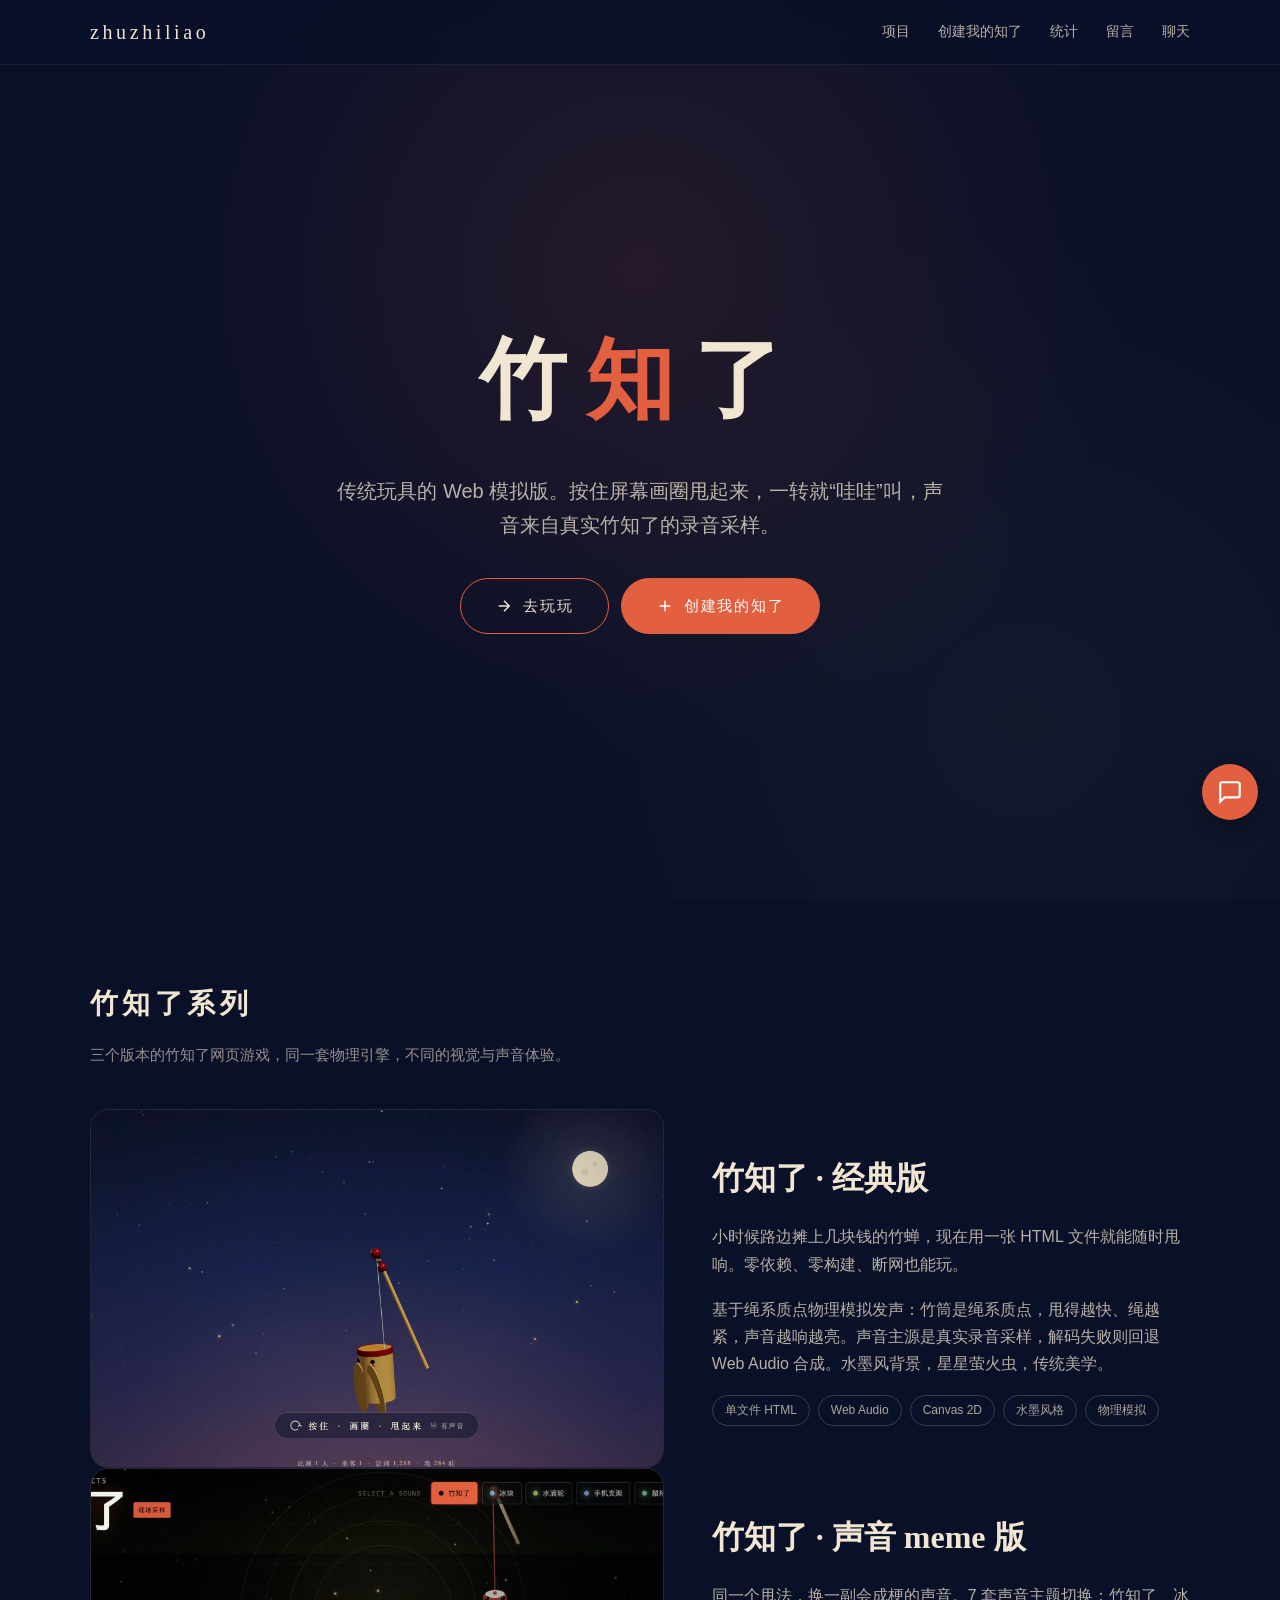
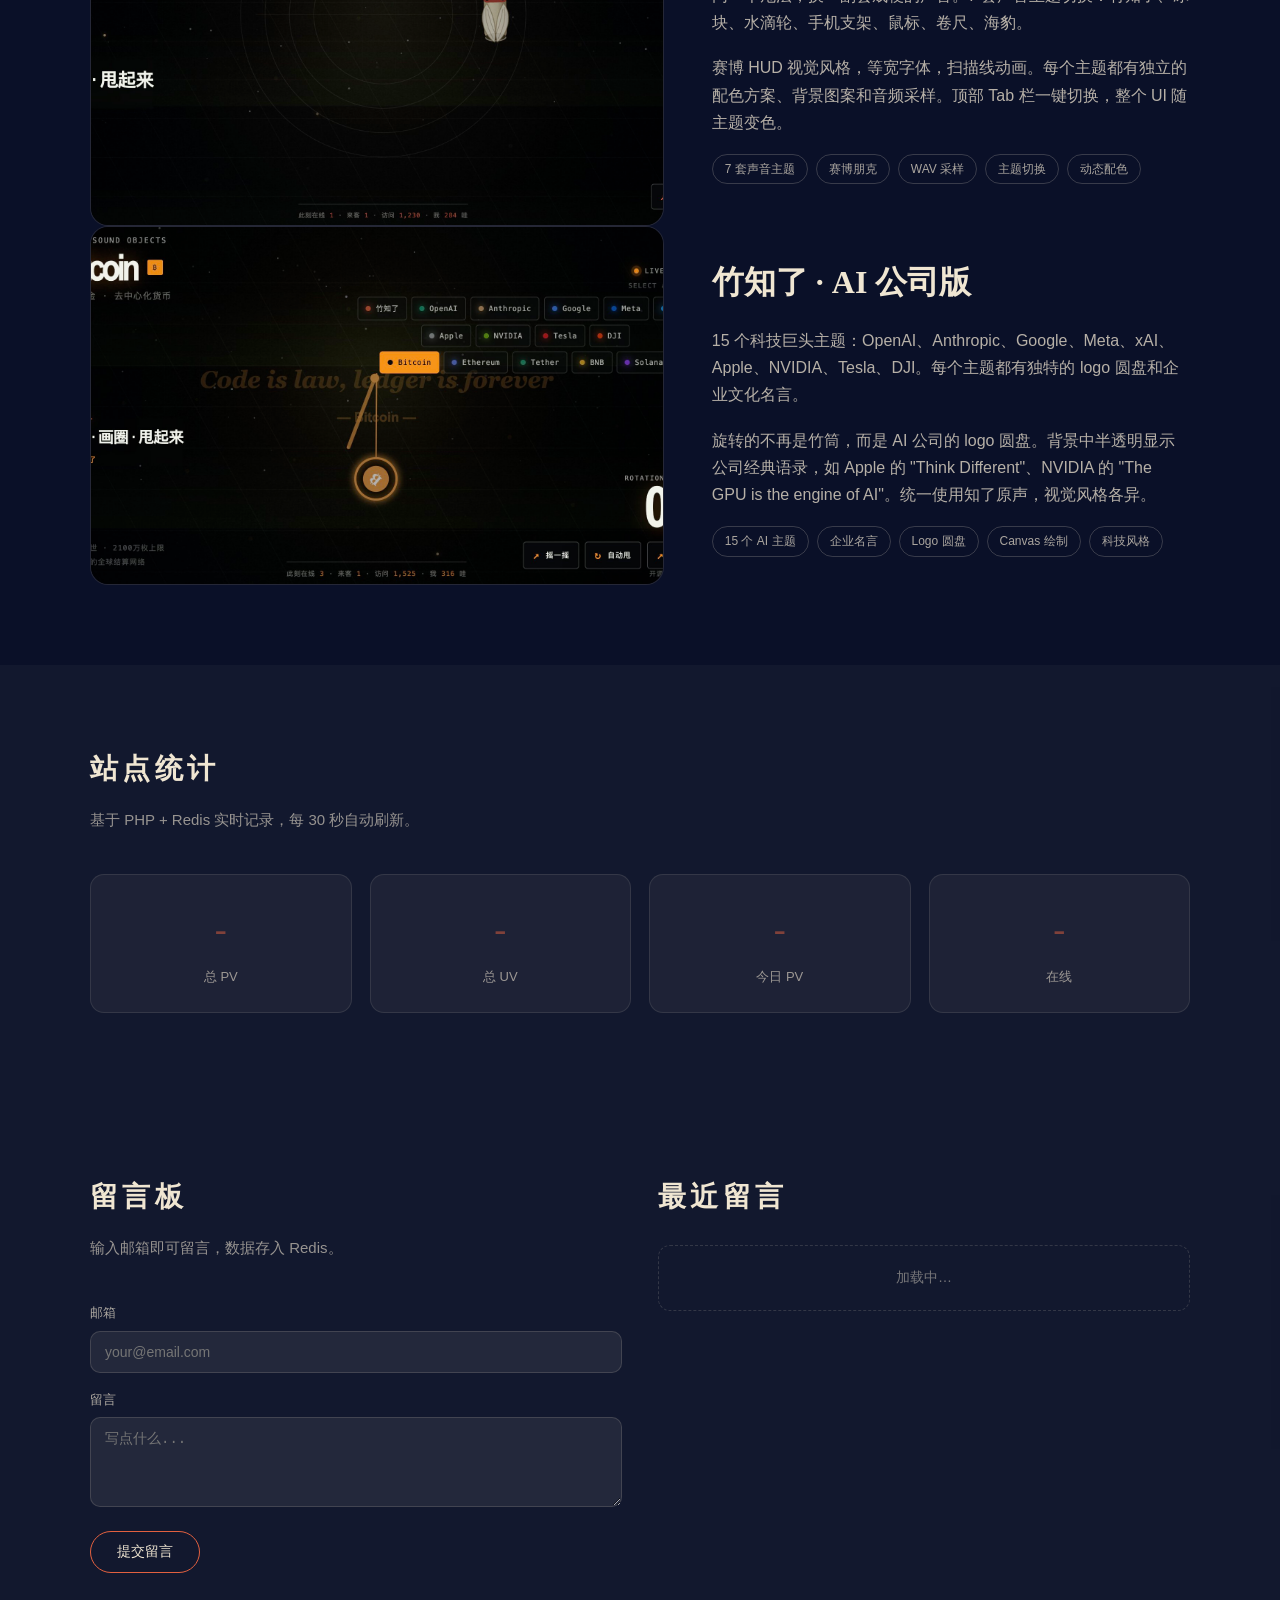
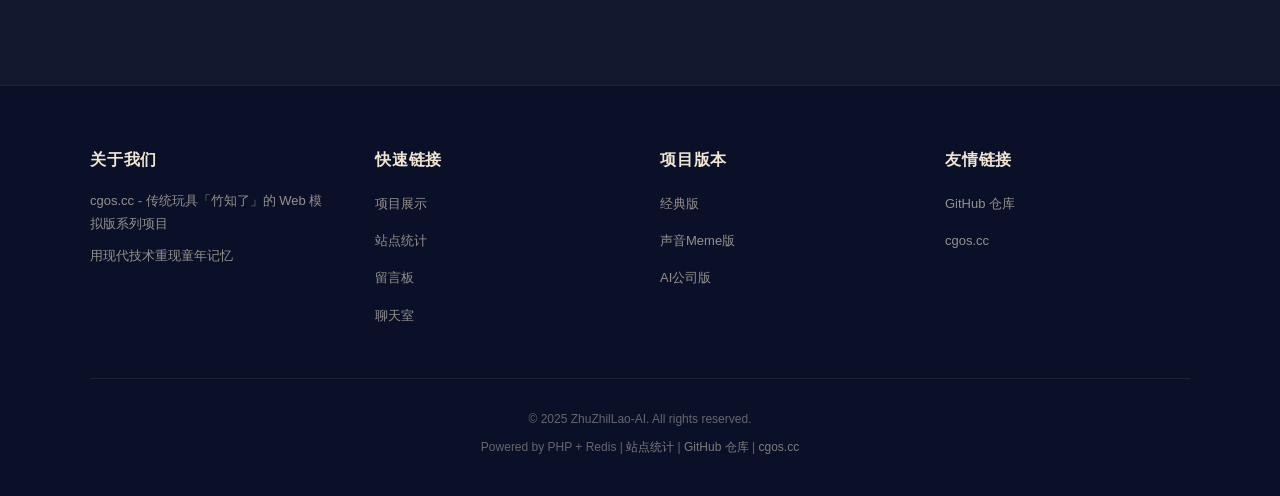
<file: index.html>
<!DOCTYPE html>
<html lang="zh-CN">
<head>
<meta charset="UTF-8">
<meta name="viewport" content="width=device-width, initial-scale=1.0, maximum-scale=1.0, user-scalable=no, viewport-fit=cover">
<meta name="theme-color" content="#0a1028">
<meta name="description" content="cgos.cc - 竹知了系列项目展示：经典版、声音 meme 版、AI 公司版，三个版本的竹知了网页游戏，基于真实录音采样与物理模拟，零依赖零构建，手机电脑直开即玩。">
<meta name="keywords" content="竹知了,竹蝉,拉线蝉,传统玩具,网页游戏,在线玩具,竹知了meme,AI竹知了,OpenAI,Anthropic,Google,Meta,Apple,NVIDIA,Tesla,DJI,Web Audio,Canvas,物理模拟">
<meta property="og:title" content="cgos.cc - 竹知了系列项目展示">
<meta property="og:description" content="三个版本的竹知了网页游戏：经典版、声音 meme 版、AI 公司版，基于真实录音采样与物理模拟。">
<meta property="og:image" content="assets/icons/og-image.jpg">
<meta property="og:type" content="website">
<meta name="twitter:card" content="summary_large_image">
<meta name="twitter:title" content="cgos.cc - 竹知了系列项目展示">
<meta name="twitter:description" content="三个版本的竹知了网页游戏，基于真实录音采样与物理模拟。">
<meta name="twitter:image" content="assets/icons/og-image.jpg">
<title>cgos.cc · 竹知了系列项目展示</title>
<link rel="stylesheet" href="assets/main.css">
<link rel="stylesheet" href="assets/chat-widget.css">
</head>
<body>

<header>
  <div class="container">
    <nav>
      <div class="logo"><a href="./">zhuzhiliao</a></div>
      <div class="nav-links" id="nav-links">
        <a href="#projects" class="active">项目</a>
        <a href="zhuzhiliao-mvp/">创建我的知了</a>
        <a href="#stats">统计</a>
        <a href="guestbook.html">留言</a>
        <a href="javascript:void(0)" onclick="openChatWidget()">聊天</a>
      </div>
      <button class="menu-btn" id="menu-btn" aria-label="menu">☰</button>
    </nav>
  </div>
</header>

<section class="hero">
  <div class="container" style="position:relative; z-index:1;">
    <h1>竹<span>知</span>了</h1>
    <p>传统玩具的 Web 模拟版。按住屏幕画圈甩起来，一转就“哇哇”叫，声音来自真实竹知了的录音采样。</p>
    <div class="hero-actions"><a class="cta" href="zhuzhiliao/" target="_blank"><svg viewBox="0 0 24 24" fill="none" stroke="currentColor" stroke-width="2"><path d="M5 12h14M12 5l7 7-7 7"/></svg>去玩玩</a><a class="cta cta-create" href="zhuzhiliao-mvp/"><svg viewBox="0 0 24 24" fill="none" stroke="currentColor" stroke-width="2"><path d="M12 5v14M5 12h14"/></svg>创建我的知了</a></div>
  </div>
</section>

<section id="projects">
  <div class="container">
    <h2 class="section-title">竹知了系列</h2>
    <p class="section-sub">三个版本的竹知了网页游戏，同一套物理引擎，不同的视觉与声音体验。</p>

    <!-- 经典版 -->
    <div class="project">
      <a class="project-visual" href="zhuzhiliao/" target="_blank" title="打开竹知了经典版">
        <img src="assets/icons/og-image.jpg" alt="竹知了经典版预览">
        <div class="play"><span>点击试玩</span></div>
      </a>
      <div class="project-info">
        <h2>竹知了 · 经典版</h2>
        <p>小时候路边摊上几块钱的竹蝉，现在用一张 HTML 文件就能随时甩响。零依赖、零构建、断网也能玩。</p>
        <p>基于绳系质点物理模拟发声：竹筒是绳系质点，甩得越快、绳越紧，声音越响越亮。声音主源是真实录音采样，解码失败则回退 Web Audio 合成。水墨风背景，星星萤火虫，传统美学。</p>
        <div class="tag-list">
          <span class="tag">单文件 HTML</span>
          <span class="tag">Web Audio</span>
          <span class="tag">Canvas 2D</span>
          <span class="tag">水墨风格</span>
          <span class="tag">物理模拟</span>
        </div>
      </div>
    </div>

    <!-- 声音 meme 版 -->
    <div class="project">
      <a class="project-visual" href="zhuzhiliao-meme/" target="_blank" title="打开竹知了声音 meme 版">
        <img src="assets/icons/og-image-2.jpg" alt="竹知了声音 meme 版预览">
        <div class="play"><span>点击试玩</span></div>
      </a>
      <div class="project-info">
        <h2>竹知了 · 声音 meme 版</h2>
        <p>同一个甩法，换一副会成梗的声音。7 套声音主题切换：竹知了、冰块、水滴轮、手机支架、鼠标、卷尺、海豹。</p>
        <p>赛博 HUD 视觉风格，等宽字体，扫描线动画。每个主题都有独立的配色方案、背景图案和音频采样。顶部 Tab 栏一键切换，整个 UI 随主题变色。</p>
        <div class="tag-list">
          <span class="tag">7 套声音主题</span>
          <span class="tag">赛博朋克</span>
          <span class="tag">WAV 采样</span>
          <span class="tag">主题切换</span>
          <span class="tag">动态配色</span>
        </div>
      </div>
    </div>

    <!-- AI 公司版 -->
    <div class="project">
      <a class="project-visual" href="zhuzhiliao-ai/" target="_blank" title="打开竹知了 AI 版">
        <img src="assets/icons/og-image-3.jpg" alt="竹知了 AI 版预览">
        <div class="play"><span>点击试玩</span></div>
      </a>
      <div class="project-info">
        <h2>竹知了 · AI 公司版</h2>
        <p>15 个科技巨头主题：OpenAI、Anthropic、Google、Meta、xAI、Apple、NVIDIA、Tesla、DJI。每个主题都有独特的 logo 圆盘和企业文化名言。</p>
        <p>旋转的不再是竹筒，而是 AI 公司的 logo 圆盘。背景中半透明显示公司经典语录，如 Apple 的 "Think Different"、NVIDIA 的 "The GPU is the engine of AI"。统一使用知了原声，视觉风格各异。</p>
        <div class="tag-list">
          <span class="tag">15 个 AI 主题</span>
          <span class="tag">企业名言</span>
          <span class="tag">Logo 圆盘</span>
          <span class="tag">Canvas 绘制</span>
          <span class="tag">科技风格</span>
        </div>
      </div>
    </div>
  </div>
</section>

<section id="stats" class="alt">
  <div class="container">
    <h2 class="section-title">站点统计</h2>
    <p class="section-sub">基于 PHP + Redis 实时记录，每 30 秒自动刷新。</p>
    <div class="stats-grid">
      <div class="stat-card"><div class="num loading" id="stat-pv">-</div><div class="label">总 PV</div></div>
      <div class="stat-card"><div class="num loading" id="stat-uv">-</div><div class="label">总 UV</div></div>
      <div class="stat-card"><div class="num loading" id="stat-today">-</div><div class="label">今日 PV</div></div>
      <div class="stat-card"><div class="num loading" id="stat-online">-</div><div class="label">在线</div></div>
    </div>
  </div>
</section>

<section id="guestbook" class="alt">
  <div class="container">
    <div class="two-col">
      <div>
        <h2 class="section-title">留言板</h2>
        <p class="section-sub">输入邮箱即可留言，数据存入 Redis。</p>
        <form id="guestbook-form">
          <div class="form-group">
            <label for="gb-email">邮箱</label>
            <input type="email" id="gb-email" required placeholder="your@email.com">
          </div>
          <div class="form-group">
            <label for="gb-message">留言</label>
            <textarea id="gb-message" required maxlength="500" placeholder="写点什么..."></textarea>
          </div>
          <button type="submit" class="btn">提交留言</button>
          <div class="msg" id="gb-msg"></div>
        </form>
      </div>
      <div>
        <h2 class="section-title">最近留言</h2>
        <div class="list" id="guestbook-list"><div class="list-empty">加载中…</div></div>
      </div>
    </div>
  </div>
</section>

<footer>
  <div class="container">
    <div class="footer-content">
      <div class="footer-section">
        <h3>关于我们</h3>
        <p>cgos.cc - 传统玩具「竹知了」的 Web 模拟版系列项目</p>
        <p>用现代技术重现童年记忆</p>
      </div>
      <div class="footer-section">
        <h3>快速链接</h3>
        <ul>
          <li><a href="#projects">项目展示</a></li>
          <li><a href="#stats">站点统计</a></li>
          <li><a href="guestbook.html">留言板</a></li>
          <li><a href="#chat">聊天室</a></li>
        </ul>
      </div>
      <div class="footer-section">
        <h3>项目版本</h3>
        <ul>
          <li><a href="zhuzhiliao/">经典版</a></li>
          <li><a href="zhuzhiliao-meme/">声音Meme版</a></li>
          <li><a href="zhuzhiliao-ai/">AI公司版</a></li>
        </ul>
      </div>
      <div class="footer-section">
        <h3>友情链接</h3>
        <ul>
          <li><a href="https://github.com/wuxiumu/ZhuZhilLao-AI" target="_blank">GitHub 仓库</a></li>
          <li><a href="https://cgos.cc" target="_blank">cgos.cc</a></li>
          <!-- 可添加更多友情链接 -->
          <!-- <li><a href="https://example.com" target="_blank">示例链接</a></li> -->
        </ul>
      </div>
    </div>
    <div class="footer-bottom" id="footer-bottom">
      <!-- 动态内容由 JavaScript 生成 -->
    </div>
  </div>
</footer>

<script src="assets/config.js"></script>
<script>
// 动态生成底部版权信息
(function() {
  const config = window.CGOS_CONFIG || {};
  const footer = config.FOOTER || {};
  const footerBottom = document.getElementById('footer-bottom');

  if (footerBottom) {
    let linksHtml = '';
    if (footer.links && footer.links.length > 0) {
      linksHtml = footer.links.map(link =>
        `<a href="${link.url}" target="${link.target || '_blank'}">${link.text}</a>`
      ).join(' | ');
    }

    footerBottom.innerHTML = `
      <p>${footer.copyright || '© 2024 cgos.cc. All rights reserved.'}</p>
      <p>${footer.poweredBy || 'Powered by PHP + Redis'}${footer.statsUrl ? ` | <a href="${footer.statsUrl}" target="_blank">站点统计</a>` : ''}${linksHtml ? ` | ${linksHtml}` : ''}</p>
    `;
  }
})();
</script>
<script src="assets/main.js"></script>
<script src="assets/chat-widget.js"></script>

<!-- 51.la 统计 -->
<script charset="UTF-8" id="LA_COLLECT" src="//sdk.51.la/js-sdk-pro.min.js"></script>
<script>LA.init({id:"LHETeCfzp9s5E0UD",ck:"LHETeCfzp9s5E0UD"})</script>
</body>
</html>
</file>
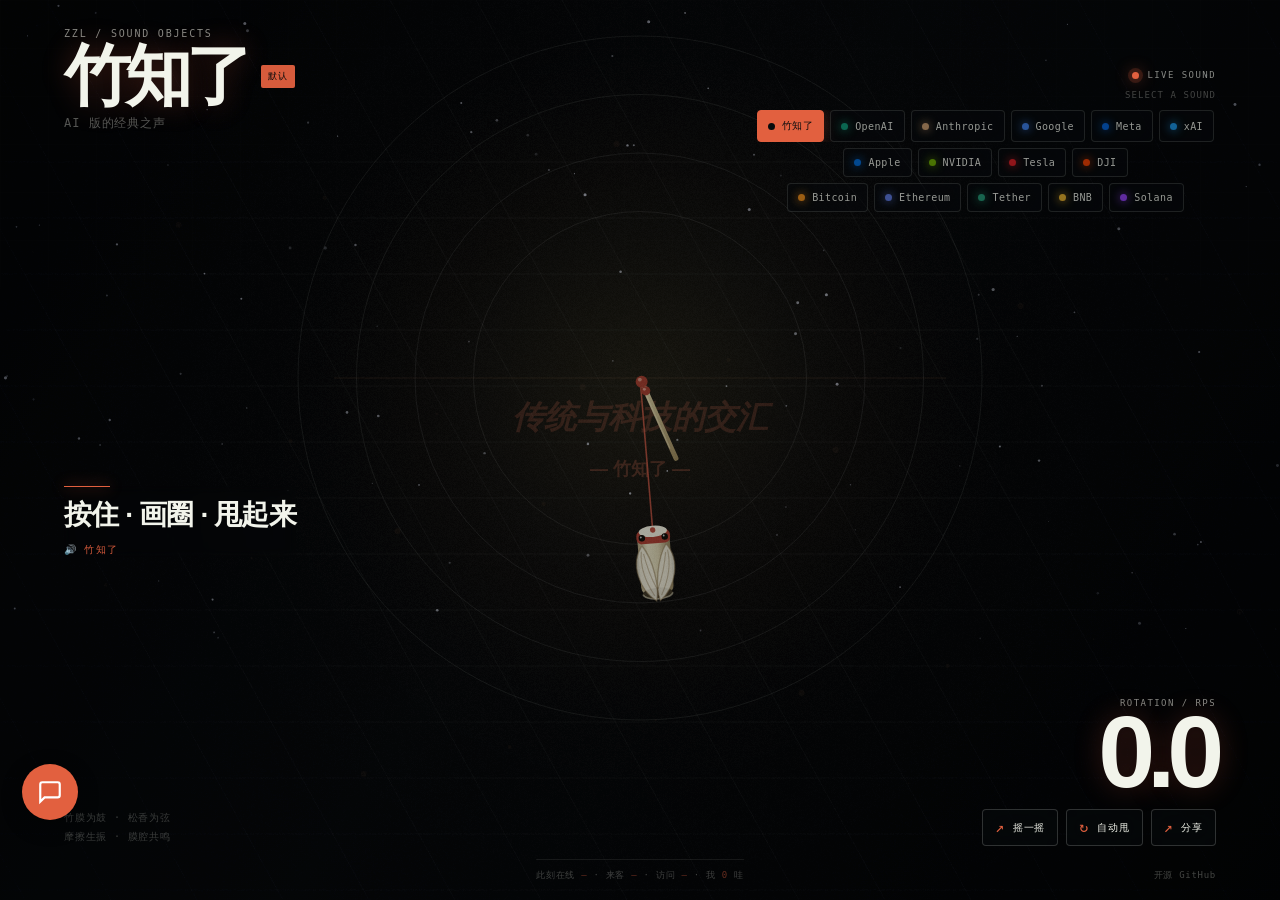
<file: zhuzhiliao-ai/index.html>
<!DOCTYPE html>
<html lang="zh-CN">
<head>
<meta charset="UTF-8">
<meta name="viewport" content="width=device-width, initial-scale=1.0, maximum-scale=1.0, user-scalable=no, viewport-fit=cover">
<meta name="theme-color" content="#0a1028">
<meta name="description" content="竹知了 AI 版：用 AI 公司 logo 做旋转玩具，OpenAI、Anthropic、Google、Meta、xAI，经典知了声音，手机打开即可玩。">
<meta name="keywords" content="竹知了,AI,OpenAI,Anthropic,Claude,Google,Gemini,Meta,LLaMA,xAI,Grok,在线玩具">
<link rel="canonical" href="https://cgos.cc/zhuzhiliao-ai/">
<link rel="icon" type="image/png" href="[data-uri]">
<!-- Privacy-friendly analytics by Plausible -->
<script async src="https://plausible.io/js/pa-oEZRniEjfj65K-ac14UP_.js"></script>
<script src="js/plausible-init.js"></script>
<script src="../assets/config.js"></script>
<title>竹知了 AI 版 · cgos.cc</title>
<link rel="stylesheet" href="css/style.css">
<link rel="stylesheet" href="../assets/chat-widget.css">
</head>
<body>
<div class="scanline" aria-hidden="true"></div>
<canvas id="cv"></canvas>

<header class="masthead">
  <div class="brand-lockup">
    <span class="brand-code">ZZL / SOUND OBJECTS</span>
    <div class="brand-line">
      <h1 id="themeName">竹知了</h1>
      <span class="seal" id="themeSeal">现场采样</span>
    </div>
    <p class="sub" id="themeSub">一转，就哇哇地叫</p>
  </div>
  <div class="brand-status"><span class="live-dot"></span><span>LIVE SOUND</span></div>
</header>

<nav class="theme-picker" aria-label="声音主题">
  <span class="theme-kicker">SELECT A SOUND</span>
  <div class="theme-tabs" id="themeTabs"></div>
</nav>

<div class="hint" id="hint">
  <span class="hint-line"></span>
  <span class="snd" id="hintSound">🔊 竹知了现场样本</span>
  <span id="hintCopy">按住 · 画圈 · 甩起来</span>
</div>

<div class="panel">
  <div class="meter"><span class="meter-label">ROTATION / RPS</span><b id="rps">0.0</b></div>
  <div class="action-row">
    <button id="motionBtn" class="motion-button" aria-pressed="false"><span class="button-mark">↗</span> 摇一摇</button>
    <button id="autoBtn" aria-pressed="false"><span class="button-mark">↻</span> 自动甩</button>
    <button id="shareBtn" aria-pressed="false"><span class="button-mark">↗</span> 分享</button>
  </div>
</div>

<footer class="lore" id="themeLore">竹膜为鼓 · 松香为弦<br>摩擦生振 · 膜腔共鸣</footer>

<div class="theme-note" id="themeNote"></div>

<div class="stats is-loading" id="stats" aria-live="polite">
  此刻在线 <b id="stOnline">—</b> · 来客 <b id="stVisitors">—</b> · 访问 <b id="stVisits">—</b> · 我 <b id="stMine">0</b> 哇
</div>

<a class="ghlink" id="ghlink" target="_blank" rel="noopener">开源 GitHub</a>

<div class="unlock" id="unlock" hidden>🔊 点一下开声</div>


<script src="js/app.js"></script>
<script src="../assets/chat-widget.js"></script>

<!-- 51.la 统计 -->
<script charset="UTF-8" id="LA_COLLECT" src="//sdk.51.la/js-sdk-pro.min.js"></script>
<script src="js/la-init.js"></script>
</body>
</html>
</file>
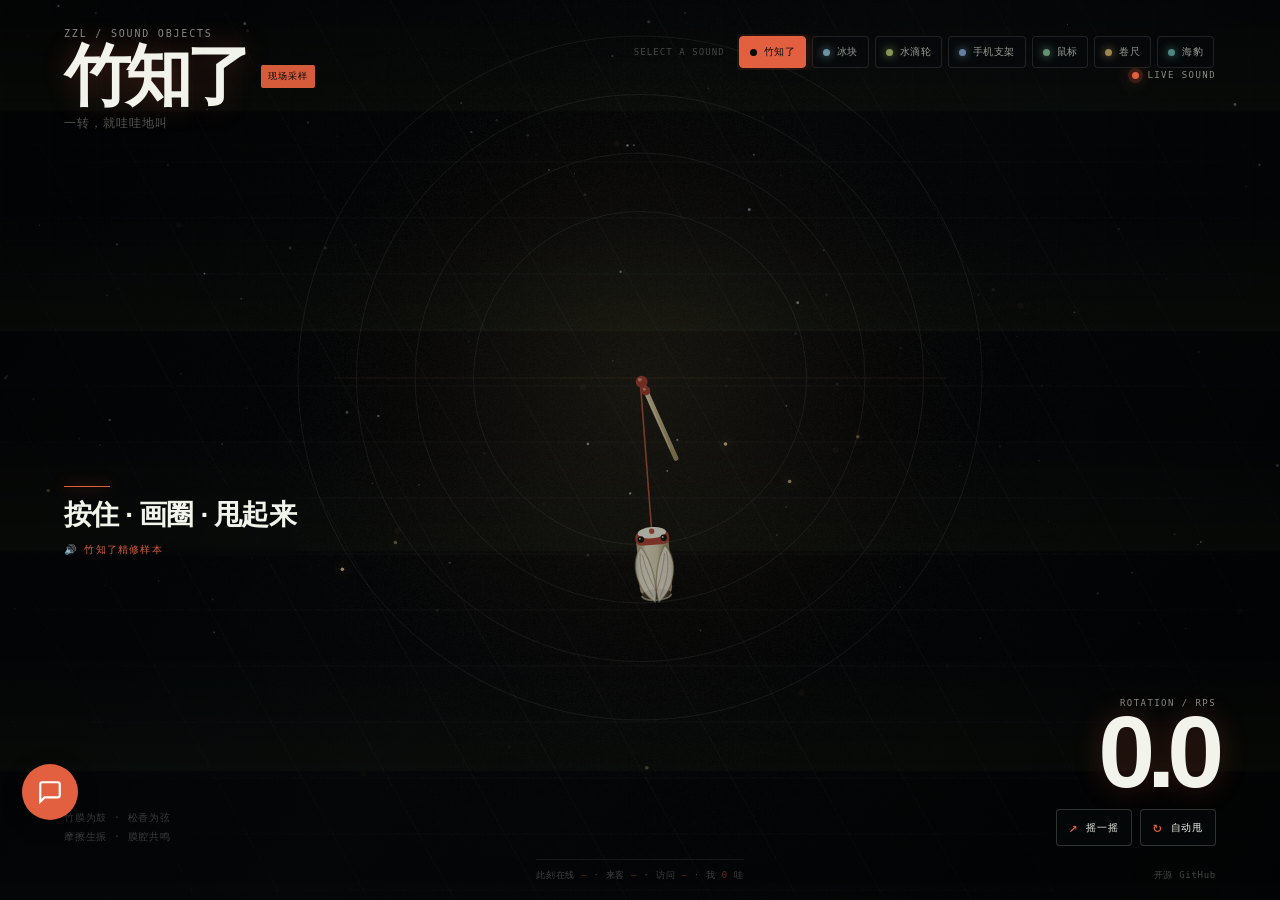
<file: zhuzhiliao-meme/index.html>
<!DOCTYPE html>
<html lang="zh-CN">
<head>
<meta charset="UTF-8">
<meta name="viewport" content="width=device-width, initial-scale=1.0, maximum-scale=1.0, user-scalable=no, viewport-fit=cover">
<meta name="theme-color" content="#0a1028">
<meta name="description" content="竹知了声音 meme：按住画圈，轮流甩出冰块、水滴轮、手机支架、鼠标、卷尺与海豹的真实现场样本。手机打开即可玩。">
<meta name="keywords" content="竹知了玩具,声音meme,冰块声音,水滴轮声音,手机支架声音,鼠标声音,卷尺声音,海豹声音,在线玩具">
<link rel="canonical" href="https://cgos.cc/zhuzhiliao-meme/">
<link rel="icon" type="image/png" href="[data-uri]">
<!-- Privacy-friendly analytics by Plausible -->
<script async src="https://plausible.io/js/pa-oEZRniEjfj65K-ac14UP_.js"></script>
<script>
  window.plausible=window.plausible||function(){(plausible.q=plausible.q||[]).push(arguments)},plausible.init=plausible.init||function(i){plausible.o=i||{}};
  plausible.init()
</script>
<script src="../assets/config.js"></script>
<title>竹知了声音 meme · cgos.cc</title>
<style>
  :root{
    --ink:#0a1028;
    --paper:#f0e6d2;
    --accent:#e2603f;
    --accent-dim:#b34a30;
    --bamboo:#a8b06a;
    --serif:"Songti SC","Noto Serif SC","Noto Serif CJK SC","STSong","SimSun",serif;
  }
  *{ margin:0; padding:0; box-sizing:border-box; }
  html,body{
    height:100%; overflow:hidden; background:var(--ink);
    overscroll-behavior:none;
    -webkit-user-select:none; user-select:none;
    -webkit-tap-highlight-color:transparent;
  }
  canvas#cv{
    position:fixed; inset:0; display:block;
    touch-action:none; cursor:grab;
  }
  canvas#cv.holding{ cursor:grabbing; }

  /* —— 竖排标题 —— */
  .masthead{
    position:fixed;
    top:calc(26px + env(safe-area-inset-top));
    left:calc(20px + env(safe-area-inset-left));
    display:flex; gap:14px; pointer-events:none;
    color:var(--paper); font-family:var(--serif);
  }
  .masthead h1{
    writing-mode:vertical-rl;
    font-size:clamp(42px, 7.5vh, 66px);
    font-weight:700; letter-spacing:.32em;
    text-shadow:0 0 24px rgba(255,170,100,.25);
  }
  .masthead .sub{
    writing-mode:vertical-rl;
    font-size:clamp(12px, 1.8vh, 15px);
    letter-spacing:.5em; opacity:.62; padding-top:10px;
  }
  .masthead .seal{
    writing-mode:vertical-rl;
    align-self:flex-start;
    font-size:11px; letter-spacing:.28em;
    color:var(--ink); background:var(--accent);
    padding:8px 3px; border-radius:3px; opacity:.92;
  }

  /* —— 声音主题切换 —— */
  .theme-picker{
    position:fixed;
    top:calc(24px + env(safe-area-inset-top));
    left:50%; transform:translateX(-50%);
    z-index:4; display:flex; align-items:center; gap:12px;
    max-width:min(66vw, 760px);
    color:var(--paper); font-family:var(--serif);
  }
  .theme-kicker{
    flex:none; font-size:10px; letter-spacing:.28em; opacity:.48;
    writing-mode:vertical-rl;
  }
  .theme-tabs{
    display:flex; align-items:center; gap:7px;
    overflow-x:auto; scrollbar-width:none; padding:3px;
  }
  .theme-tabs::-webkit-scrollbar{ display:none; }
  .theme-tab{
    flex:none; display:inline-flex; align-items:center; gap:7px;
    padding:8px 12px 8px 10px;
    color:var(--paper); background:rgba(12,17,39,.46);
    border:1px solid rgba(240,230,210,.2); border-radius:4px;
    font:inherit; font-size:12px; letter-spacing:.16em;
    cursor:pointer; opacity:.62; transition:all .25s ease;
    touch-action:manipulation;
  }
  .theme-tab .swatch{
    width:8px; height:8px; border-radius:50%; background:var(--tab-accent);
    box-shadow:0 0 10px var(--tab-accent); flex:none;
  }
  .theme-tab:hover,.theme-tab:focus-visible{ opacity:1; border-color:var(--tab-accent); outline:none; }
  .theme-tab.active{
    opacity:1; color:#101323; background:var(--tab-accent);
    border-color:var(--tab-accent); box-shadow:0 0 20px color-mix(in srgb, var(--tab-accent) 34%, transparent);
  }
  .theme-tab.active .swatch{ background:currentColor; box-shadow:none; }
  .theme-tab.switching{ animation:themeFlash .42s ease both; }
  @keyframes themeFlash{ 50%{ transform:translateY(3px) scale(.96); opacity:.35; } }

  /* —— 底部提示 —— */
  .hint{
    position:fixed; left:50%; bottom:calc(9vh + env(safe-area-inset-bottom));
    transform:translateX(-50%);
    display:flex; align-items:center; gap:12px;
    padding:11px 24px; border-radius:999px;
    color:var(--paper); font-family:var(--serif);
    font-size:15px; letter-spacing:.22em; white-space:nowrap;
    background:rgba(14,20,44,.55);
    border:1px solid rgba(240,230,210,.18);
    backdrop-filter:blur(6px); -webkit-backdrop-filter:blur(6px);
    pointer-events:none;
    animation:bob 3.2s ease-in-out infinite;
    transition:opacity 1.2s ease;
  }
  .hint .snd{ font-size:12px; opacity:.55; letter-spacing:.1em; }
  .hint svg{ flex:none; opacity:.85; animation:spin 2.6s linear infinite; }
  .hint.gone{ opacity:0; }
  @keyframes bob{ 0%,100%{transform:translateX(-50%) translateY(0)} 50%{transform:translateX(-50%) translateY(-7px)} }
  @keyframes spin{ to{ transform:rotate(360deg);} }

  /* —— 右下控制 —— */
  .panel{
    position:fixed; right:calc(18px + env(safe-area-inset-right));
    bottom:calc(18px + env(safe-area-inset-bottom));
    display:flex; flex-direction:column; align-items:flex-end; gap:12px;
    font-family:var(--serif); color:var(--paper);
  }
  .meter{ text-align:right; line-height:1.15; }
  .meter b{
    font-size:30px; font-weight:700; font-variant-numeric:tabular-nums;
    color:#ffcf9e; text-shadow:0 0 14px rgba(255,180,110,.35);
  }
  .meter label{ display:block; font-size:11px; letter-spacing:.32em; opacity:.55; }
  .panel button{
    font-family:var(--serif); font-size:14px; letter-spacing:.3em;
    padding:10px 18px 10px 22px; border-radius:999px;
    color:var(--paper); background:rgba(14,20,44,.55);
    border:1px solid rgba(226,96,63,.55);
    backdrop-filter:blur(6px); -webkit-backdrop-filter:blur(6px);
    cursor:pointer; transition:all .25s ease;
    touch-action:manipulation;
  }
  .panel button:hover{ border-color:var(--accent); box-shadow:0 0 18px rgba(226,96,63,.25); }
  .panel button.on{
    background:var(--accent); border-color:var(--accent); color:#1b0f0a;
    box-shadow:0 0 26px rgba(226,96,63,.5);
  }

  /* —— 首次开声引导(仅触屏 & 音频未解锁时) —— */
  .unlock{
    position:fixed; left:50%; top:26%; transform:translateX(-50%);
    padding:12px 26px; border-radius:999px;
    font-family:var(--serif); font-size:15px; letter-spacing:.2em;
    color:#1b0f0a; background:var(--accent);
    box-shadow:0 0 30px rgba(226,96,63,.55);
    cursor:pointer; z-index:5; white-space:nowrap;
    animation:pulse 1.8s ease-in-out infinite;
    transition:opacity .5s ease;
  }
  .unlock.gone{ opacity:0; pointer-events:none; }
  @keyframes pulse{
    0%,100%{ transform:translateX(-50%) scale(1); }
    50%{ transform:translateX(-50%) scale(1.06); }
  }

  /* —— GitHub 开源角标 —— */
  .ghlink{
    position:fixed;
    top:calc(24px + env(safe-area-inset-top));
    right:calc(20px + env(safe-area-inset-right));
    font-family:var(--serif); font-size:12px; letter-spacing:.26em;
    color:var(--paper); opacity:.5; text-decoration:none;
    border:1px solid rgba(240,230,210,.35); border-radius:999px;
    padding:6px 12px 6px 15px;
    transition:all .25s ease;
  }
  .ghlink:hover{ opacity:1; border-color:var(--accent); color:#ffcf9e; box-shadow:0 0 16px rgba(226,96,63,.25); }

  /* —— 本站实时统计 —— */
  .stats{
    position:fixed;
    left:50%; bottom:calc(8px + env(safe-area-inset-bottom));
    transform:translateX(-50%);
    font-family:var(--serif); font-size:11px; letter-spacing:.14em;
    color:var(--paper); opacity:.62; white-space:nowrap;
    pointer-events:none; z-index:2;
  }
  .stats b{
    color:#ffcf9e; font-weight:700; font-variant-numeric:tabular-nums;
  }
  .stats.is-loading{ opacity:.4; }

  /* —— 左下注脚 —— */
  .lore{
    position:fixed;
    left:calc(22px + env(safe-area-inset-left));
    bottom:calc(22px + env(safe-area-inset-bottom));
    pointer-events:none;
    font-family:var(--serif); font-size:11.5px; letter-spacing:.24em;
    color:var(--paper); opacity:.42; line-height:2;
  }
  .theme-note{
    position:fixed; left:50%; top:calc(65% + env(safe-area-inset-top));
    transform:translate(-50%,-50%); max-width:min(66vw, 460px);
    text-align:center; pointer-events:none;
    color:var(--paper); font-family:var(--serif); font-size:12px;
    letter-spacing:.16em; line-height:1.8; opacity:0;
    transition:opacity .4s ease; text-wrap:balance;
  }
  .theme-note.show{ opacity:.58; }

  @media (max-width:640px){
    .lore{ display:none; }
    .masthead h1{ font-size:clamp(40px, 6.5vh, 58px); }
    .ghlink{ font-size:10.5px; padding:5px 10px 5px 13px; }
    .theme-picker{
      top:calc(34vh + env(safe-area-inset-top)); left:12px; right:10px;
      transform:none; max-width:none; gap:8px; align-items:center;
    }
    .theme-kicker{ font-size:9px; writing-mode:horizontal-tb; }
    .theme-tab{ padding:7px 10px 7px 8px; font-size:11px; letter-spacing:.1em; }
    .hint{
      font-size:13px; letter-spacing:.14em; padding:10px 18px;
      bottom:calc(132px + env(safe-area-inset-bottom));   /* 避开右下控制区 */
    }
    .hint .snd{ display:none; }
    .stats{
      left:calc(12px + env(safe-area-inset-left));
      transform:none; bottom:calc(14px + env(safe-area-inset-bottom));
      max-width:58vw; white-space:normal; line-height:2; text-align:left;
    }
    .theme-note{ top:62%; max-width:76vw; font-size:11px; }
  }
  @media (prefers-reduced-motion:reduce){
    .hint, .hint svg{ animation:none; }
  }
</style>
<style id="visual-refresh">
  :root{
    --ui-ink:#080b0d;
    --ui-paper:#f2f4eb;
    --ui-muted:rgba(242,244,235,.55);
    --ui-line:rgba(242,244,235,.18);
    --ui-mono:"SFMono-Regular","Roboto Mono","Inter",monospace;
    --ui-display:"Arial Narrow","Helvetica Neue",Arial,sans-serif;
  }
  html,body{ background:var(--ui-ink); color:var(--ui-paper); }
  body{ font-family:var(--ui-mono); isolation:isolate; }
  body::before{
    content:""; position:fixed; inset:0; z-index:-2; pointer-events:none;
    background:
      radial-gradient(circle at 50% 42%, rgba(154,219,94,.12), transparent 26%),
      linear-gradient(125deg, #080b0d 0%, #10161a 48%, #070a0c 100%);
  }
  body::after{
    content:""; position:fixed; inset:0; z-index:1; pointer-events:none; opacity:.12;
    background-image:
      linear-gradient(rgba(255,255,255,.05) 1px, transparent 1px),
      linear-gradient(90deg, rgba(255,255,255,.05) 1px, transparent 1px);
    background-size:48px 48px; mask-image:linear-gradient(to bottom, black, transparent 92%);
  }
  .scanline{
    position:fixed; inset:0; z-index:2; pointer-events:none; opacity:.12;
    background:linear-gradient(to bottom, transparent 0%, rgba(191,250,103,.18) 50%, transparent 51%);
    background-size:100% 220px; mix-blend-mode:screen; animation:scanline 9s linear infinite;
  }
  @keyframes scanline{ from{background-position:0 -220px} to{background-position:0 calc(100% + 220px)} }

  canvas#cv{ z-index:0; opacity:.72; filter:saturate(.72) contrast(1.15) brightness(.88); }

  .masthead{
    position:fixed; z-index:5; top:calc(28px + env(safe-area-inset-top));
    left:calc(5vw + env(safe-area-inset-left)); right:calc(5vw + env(safe-area-inset-right));
    display:flex; align-items:flex-start; justify-content:space-between; gap:20px;
    color:var(--ui-paper); font-family:var(--ui-mono); pointer-events:none;
  }
  .brand-lockup{ display:flex; flex-direction:column; gap:8px; }
  .brand-code{ color:var(--ui-muted); font-size:10px; letter-spacing:.18em; }
  .brand-line{ display:flex; align-items:center; gap:14px; }
  .masthead h1{
    writing-mode:horizontal-tb; color:var(--ui-paper); font-family:var(--ui-display);
    font-size:clamp(34px,5.2vw,68px); line-height:.9; letter-spacing:-.09em;
    font-weight:800; text-shadow:0 0 28px color-mix(in srgb, var(--accent) 28%, transparent);
  }
  .masthead .sub{ writing-mode:horizontal-tb; padding:0; color:var(--ui-muted); font-size:12px; letter-spacing:.08em; }
  .masthead .seal{
    writing-mode:horizontal-tb; align-self:center; color:var(--ui-ink); background:var(--accent);
    border-radius:2px; padding:5px 7px; font-size:9px; letter-spacing:.1em; opacity:.95;
  }
  .brand-status{ position:absolute; top:38px; right:0; display:flex; align-items:center; gap:8px; color:var(--ui-muted); font-size:9px; letter-spacing:.16em; padding-top:4px; }
  .live-dot{ width:7px; height:7px; border-radius:50%; background:var(--accent); box-shadow:0 0 0 4px color-mix(in srgb, var(--accent) 18%, transparent), 0 0 16px var(--accent); animation:livePulse 1.8s ease-in-out infinite; }
  @keyframes livePulse{ 50%{ opacity:.45; transform:scale(.72); } }

  .theme-picker{
    position:fixed; z-index:6; top:calc(34px + env(safe-area-inset-top)); left:auto; right:calc(5vw + env(safe-area-inset-right));
    transform:none; display:flex; align-items:center; gap:12px; max-width:48vw; color:var(--ui-paper); font-family:var(--ui-mono);
  }
  .theme-kicker{ flex:none; writing-mode:horizontal-tb; color:var(--ui-muted); font-size:9px; letter-spacing:.12em; }
  .theme-tabs{ display:flex; gap:6px; overflow-x:auto; scrollbar-width:none; padding:2px; }
  .theme-tabs::-webkit-scrollbar{ display:none; }
  .theme-tab{
    flex:none; display:inline-flex; align-items:center; gap:7px; padding:8px 10px;
    color:var(--ui-paper); background:rgba(8,12,14,.72); border:1px solid var(--ui-line); border-radius:4px;
    font:inherit; font-size:10px; letter-spacing:.04em; cursor:pointer; opacity:.62; transition:transform .25s ease, opacity .25s ease, border-color .25s ease, background .25s ease;
    touch-action:manipulation; backdrop-filter:blur(12px); -webkit-backdrop-filter:blur(12px);
  }
  .theme-tab .swatch{ width:7px; height:7px; border-radius:50%; background:var(--tab-accent); box-shadow:0 0 10px var(--tab-accent); flex:none; }
  .theme-tab:hover,.theme-tab:focus-visible{ opacity:1; border-color:var(--tab-accent); outline:none; transform:translateY(-2px); }
  .theme-tab.active{ opacity:1; color:var(--ui-ink); background:var(--tab-accent); border-color:var(--tab-accent); box-shadow:0 0 18px color-mix(in srgb, var(--tab-accent) 30%, transparent); }
  .theme-tab.active .swatch{ background:currentColor; box-shadow:none; }

  .hint{
    position:fixed; z-index:4; left:calc(5vw + env(safe-area-inset-left)); top:54%; bottom:auto; transform:none;
    display:flex; flex-direction:column; align-items:flex-start; gap:9px; padding:0; color:var(--ui-paper);
    background:none; border:0; border-radius:0; font-family:var(--ui-mono); font-size:12px; letter-spacing:.05em; white-space:nowrap;
    pointer-events:none; animation:none; transition:opacity .45s ease, transform .45s ease;
  }
  .hint-line{ width:46px; height:1px; background:var(--accent); box-shadow:0 0 14px var(--accent); }
  .hint .snd{ order:2; display:block; color:var(--accent); font-size:10px; letter-spacing:.12em; opacity:.95; }
  .hint #hintCopy{ order:1; color:var(--ui-paper); font-family:var(--ui-display); font-size:clamp(18px,2.2vw,28px); font-weight:700; letter-spacing:-.03em; }
  .hint.gone{ opacity:0; transform:translateY(10px); }

  .panel{
    position:fixed; z-index:6; right:calc(5vw + env(safe-area-inset-right)); bottom:calc(6vh + env(safe-area-inset-bottom));
    display:flex; flex-direction:column; align-items:flex-end; gap:18px; color:var(--ui-paper); font-family:var(--ui-mono);
  }
  .meter{ display:flex; flex-direction:column; align-items:flex-end; gap:5px; line-height:1; text-align:right; }
  .meter-label{ color:var(--ui-muted); font-size:9px; letter-spacing:.16em; }
  .meter b{ color:var(--ui-paper); font-family:var(--ui-display); font-size:clamp(58px,8vw,104px); font-weight:800; letter-spacing:-.08em; line-height:.76; font-variant-numeric:tabular-nums; text-shadow:0 0 28px color-mix(in srgb, var(--accent) 25%, transparent); }
  .action-row{ display:flex; gap:8px; }
  .panel button{
    display:inline-flex; align-items:center; gap:8px; padding:10px 12px; color:var(--ui-paper); background:rgba(8,12,14,.54);
    border:1px solid var(--ui-line); border-radius:4px; font:inherit; font-size:10px; letter-spacing:.08em; cursor:pointer;
    transition:transform .2s ease, color .2s ease, border-color .2s ease, background .2s ease, box-shadow .2s ease; touch-action:manipulation;
    backdrop-filter:blur(12px); -webkit-backdrop-filter:blur(12px);
  }
  .panel button:hover,.panel button:focus-visible{ color:var(--accent); border-color:var(--accent); outline:none; transform:translateY(-2px); }
  .panel button.on{ color:var(--ui-ink); background:var(--accent); border-color:var(--accent); box-shadow:0 0 22px color-mix(in srgb, var(--accent) 35%, transparent); }
  .panel button.pulse{ animation:motionPulse .42s ease-in-out infinite alternate; }
  @keyframes motionPulse{ to{ box-shadow:0 0 24px color-mix(in srgb, var(--accent) 50%, transparent); transform:translateY(-2px); } }
  .button-mark{ color:var(--accent); font-size:15px; line-height:1; }
  .panel button.on .button-mark{ color:currentColor; }

  .lore{ position:fixed; z-index:4; left:calc(5vw + env(safe-area-inset-left)); bottom:calc(6vh + env(safe-area-inset-bottom)); color:var(--ui-muted); font-family:var(--ui-mono); font-size:10px; letter-spacing:.08em; line-height:1.9; pointer-events:none; }
  .theme-note{ position:fixed; z-index:4; left:50%; top:68%; transform:translate(-50%,-50%); max-width:min(38vw,430px); padding-left:12px; border-left:1px solid var(--accent); color:var(--ui-muted); font-family:var(--ui-mono); font-size:10px; letter-spacing:.06em; line-height:1.7; opacity:0; text-align:left; pointer-events:none; transition:opacity .35s ease, transform .35s ease; }
  .theme-note.show{ opacity:.85; transform:translate(-50%,calc(-50% - 4px)); }
  .stats{ position:fixed; z-index:5; left:50%; bottom:calc(18px + env(safe-area-inset-bottom)); transform:translateX(-50%); padding-top:9px; border-top:1px solid var(--ui-line); color:var(--ui-muted); font-family:var(--ui-mono); font-size:9px; letter-spacing:.08em; white-space:nowrap; pointer-events:none; }
  .stats b{ color:var(--accent); font-weight:500; font-variant-numeric:tabular-nums; }
  .stats.is-loading{ opacity:.46; }
  .ghlink{ position:fixed; z-index:6; top:auto; right:calc(5vw + env(safe-area-inset-right)); bottom:calc(18px + env(safe-area-inset-bottom)); color:var(--ui-muted); border:0; padding:0; font-family:var(--ui-mono); font-size:9px; letter-spacing:.08em; text-decoration:none; transition:color .2s ease; }
  .ghlink:hover{ color:var(--accent); box-shadow:none; }
  .unlock{ position:fixed; z-index:8; left:50%; top:50%; transform:translate(-50%,-50%); padding:13px 18px; color:var(--ui-ink); background:var(--accent); border:1px solid var(--accent); border-radius:4px; box-shadow:0 0 34px color-mix(in srgb, var(--accent) 42%, transparent); font-family:var(--ui-mono); font-size:11px; letter-spacing:.08em; cursor:pointer; animation:unlockPulse 1.8s ease-in-out infinite; }
  .unlock.gone{ opacity:0; pointer-events:none; }
  @keyframes unlockPulse{ 50%{ transform:translate(-50%,-50%) scale(1.04); } }
  body.motion-live .live-dot{ box-shadow:0 0 0 5px color-mix(in srgb, var(--accent) 25%, transparent), 0 0 24px var(--accent); }

  @media (max-width:720px){
    .masthead{ top:calc(18px + env(safe-area-inset-top)); left:calc(16px + env(safe-area-inset-left)); right:calc(16px + env(safe-area-inset-right)); }
    .brand-code{ font-size:8px; }
    .brand-line{ gap:9px; }
    .masthead h1{ font-size:clamp(32px,10vw,48px); }
    .masthead .sub{ font-size:10px; }
    .masthead .seal{ padding:4px 6px; font-size:8px; }
    .brand-status{ top:0; padding-top:2px; font-size:8px; }
    .theme-picker{ top:calc(102px + env(safe-area-inset-top)); left:calc(16px + env(safe-area-inset-left)); right:calc(16px + env(safe-area-inset-right)); max-width:none; gap:9px; }
    .theme-kicker{ font-size:8px; white-space:nowrap; }
    .theme-tabs{
      min-width:0; flex:1; scroll-snap-type:x proximity;
      overscroll-behavior-x:contain; -webkit-overflow-scrolling:touch;
    }
    .theme-tab{
      min-height:44px; padding:10px 12px; font-size:10px;
      scroll-snap-align:start;
    }
    .hint{ left:calc(16px + env(safe-area-inset-left)); top:54%; }
    .hint #hintCopy{ font-size:22px; }
    .hint .snd{ font-size:9px; }
    .panel{ left:calc(16px + env(safe-area-inset-left)); right:calc(16px + env(safe-area-inset-right)); bottom:calc(52px + env(safe-area-inset-bottom)); flex-direction:row; align-items:flex-end; justify-content:space-between; gap:12px; }
    .meter{ align-items:flex-start; text-align:left; }
    .meter b{ font-size:58px; }
    .meter-label{ font-size:8px; }
    .action-row{ flex-direction:column; align-items:stretch; gap:8px; }
    .panel button{ justify-content:center; min-width:112px; min-height:44px; padding:10px 12px; font-size:10px; }
    .lore{ display:none; }
    .theme-note{ left:calc(16px + env(safe-area-inset-left)); right:calc(16px + env(safe-area-inset-right)); top:68%; max-width:none; font-size:9px; }
    .stats{ left:calc(16px + env(safe-area-inset-left)); right:calc(16px + env(safe-area-inset-right)); bottom:calc(12px + env(safe-area-inset-bottom)); transform:none; border-top:0; padding:0 78px 0 0; font-size:8px; white-space:normal; }
    .ghlink{ top:auto; right:calc(16px + env(safe-area-inset-right)); bottom:calc(8px + env(safe-area-inset-bottom)); min-height:28px; display:flex; align-items:center; font-size:8px; }
  }
  @media (max-width:720px) and (max-height:700px){
    .masthead{ top:calc(10px + env(safe-area-inset-top)); }
    .theme-picker{ top:calc(84px + env(safe-area-inset-top)); }
    .hint{ top:49%; }
    .panel{ bottom:calc(42px + env(safe-area-inset-bottom)); }
    .meter b{ font-size:48px; }
  }
  @media (prefers-reduced-motion:reduce){ .scanline,.live-dot,.panel button.pulse{ animation:none; } }

  /* —— 聊天按钮让出右下控制区，挪到左下 —— */
  .cgw-fab{
    right:auto; left:calc(22px + env(safe-area-inset-left));
    bottom:calc(80px + env(safe-area-inset-bottom));
    z-index:900;
  }
</style>
<link rel="stylesheet" href="../assets/chat-widget.css">
</head>
<body>
<div class="scanline" aria-hidden="true"></div>
<canvas id="cv"></canvas>

<header class="masthead">
  <div class="brand-lockup">
    <span class="brand-code">ZZL / SOUND OBJECTS</span>
    <div class="brand-line">
      <h1 id="themeName">竹知了</h1>
      <span class="seal" id="themeSeal">现场采样</span>
    </div>
    <p class="sub" id="themeSub">一转，就哇哇地叫</p>
  </div>
  <div class="brand-status"><span class="live-dot"></span><span>LIVE SOUND</span></div>
</header>

<nav class="theme-picker" aria-label="声音主题">
  <span class="theme-kicker">SELECT A SOUND</span>
  <div class="theme-tabs" id="themeTabs"></div>
</nav>

<div class="hint" id="hint">
  <span class="hint-line"></span>
  <span class="snd" id="hintSound">🔊 竹知了现场样本</span>
  <span id="hintCopy">按住 · 画圈 · 甩起来</span>
</div>

<div class="panel">
  <div class="meter"><span class="meter-label">ROTATION / RPS</span><b id="rps">0.0</b></div>
  <div class="action-row">
    <button id="motionBtn" class="motion-button" style="display:none" aria-pressed="false"><span class="button-mark">↗</span> 摇一摇</button>
    <button id="autoBtn" aria-pressed="false"><span class="button-mark">↻</span> 自动甩</button>
  </div>
</div>

<footer class="lore" id="themeLore">竹膜为鼓 · 松香为弦<br>摩擦生振 · 膜腔共鸣</footer>

<div class="theme-note" id="themeNote"></div>

<div class="stats is-loading" id="stats" aria-live="polite">
  此刻在线 <b id="stOnline">—</b> · 来客 <b id="stVisitors">—</b> · 访问 <b id="stVisits">—</b> · 我 <b id="stMine">0</b> 哇
</div>

<a class="ghlink" id="ghlink" target="_blank" rel="noopener">开源 GitHub</a>

<div class="unlock" id="unlock" hidden>🔊 点一下开声</div>


<script>
'use strict';
/* ============================================================
   竹知了 —— 传统玩具模拟
   物理：甩杆(指针) → 绳系竹筒(质点, 重力+弹性绳+阻力)
   声学：真实竹知了录音采样(转速驱动回放速率)；
         解码失败仍使用同一段 AAC 原声
   ============================================================ */

// roundRect 需 Safari 16+/Chrome 99+，旧内核补一个 arcTo 实现避免整页崩掉
if(!('roundRect' in CanvasRenderingContext2D.prototype)){
  CanvasRenderingContext2D.prototype.roundRect = function(x, y, w, h, r){
    r = Math.min(Math.abs(+r) || 0, w/2, h/2);
    this.moveTo(x + r, y);
    this.arcTo(x + w, y, x + w, y + h, r);
    this.arcTo(x + w, y + h, x, y + h, r);
    this.arcTo(x, y + h, x, y, r);
    this.arcTo(x, y, x + w, y, r);
    this.closePath();
    return this;
  };
}
const TAU = Math.PI * 2;
const clamp = (v, a, b) => v < a ? a : v > b ? b : v;
const FONT = '"Songti SC","Noto Serif SC","Noto Serif CJK SC","STSong","SimSun",serif';

/* ---------- 声音主题：同一种甩法，换一副会成梗的声音 ---------- */
const THEMES = [
  {
    id:'bamboo', name:'竹知了', sub:'一转，就哇哇地叫', seal:'现场采样',
    hint:'按住 · 画圈 · 甩起来', sound:'🔊 竹知了精修样本', audioSrc:'/assets/audio/clean-bamboo.wav', recordedRps:4.0,
    lore:['竹膜为鼓 · 松香为弦','摩擦生振 · 膜腔共鸣'],
    note:'原始竹知了录音：先有声音，再有画面。', echo:'哇', motif:'bamboo',
    accent:'#e2603f', accentDim:'#b34a30', paper:'#f0e6d2', ink:'#0a1028',
    bg:['#0a1028','#16204a','#43325a'], glow:'#e88c54'
  },
  {
    id:'ice', name:'冰块', sub:'一转，就是叮一下', seal:'现场采样',
    hint:'按住 · 画圈 · 碰杯', sound:'🔊 精修样本 · 冰块', audioSrc:'/assets/audio/clean-ice.wav', sourceId:'7669375922966288458', recordedRps:2.2,
    lore:['冰面相撞 · 清脆回弹','不是合成，是现场那一下'],
    note:'把“最好的冰块”做成一只会转的冰杯笑话。', echo:'叮', motif:'ice',
    accent:'#a8eaff', accentDim:'#4b9fc6', paper:'#eaf8ff', ink:'#061b32',
    bg:['#081b36','#163f6d','#5e86a9'], glow:'#a7ecff'
  },
  {
    id:'reel', name:'水滴轮', sub:'一转，就是哒哒响', seal:'现场采样',
    hint:'按住 · 画圈 · 线杯起拍', sound:'🔊 精修样本 · 水滴轮', audioSrc:'/assets/audio/clean-reel.wav', sourceId:'7668848277672802929', recordedRps:3.0,
    lore:['线杯回弹 · 齿声细碎','钓具突然变成节拍器'],
    note:'把水滴轮的机械声，做成一条会甩的梗。', echo:'哒', motif:'reel',
    accent:'#d8ee83', accentDim:'#7f9c38', paper:'#f1f5dc', ink:'#101b16',
    bg:['#111b18','#263d2d','#5e4930'], glow:'#d4eb84'
  },
  {
    id:'phone', name:'手机支架', sub:'一转，就是啪嗒', seal:'现场采样',
    hint:'按住 · 画圈 · 卡住一下', sound:'🔊 精修样本 · 手机支架', audioSrc:'/assets/audio/clean-phone-stand.wav', sourceId:'7668609780747667172', recordedRps:2.4,
    lore:['转轴卡位 · 塑料回弹','桌面小机关，突然有了鼓点'],
    note:'把手机支架的卡扣声，甩成一段一本正经的节拍。', echo:'啪', motif:'phone',
    accent:'#9fc8ff', accentDim:'#537ebd', paper:'#eaf1ff', ink:'#0a1730',
    bg:['#0a1531','#203b68','#5d4a71'], glow:'#a6c9ff'
  },
  {
    id:'mouse', name:'鼠标', sub:'一转，就是咔哒', seal:'现场采样',
    hint:'按住 · 画圈 · 连点', sound:'🔊 精修样本 · 鼠标', audioSrc:'/assets/audio/clean-mouse.wav', sourceId:'7668929766011244991', recordedRps:4.2,
    lore:['微动开关 · 指尖回声','办公室里最短的鼓 solo'],
    note:'一个点击被放大，就成了整条时间线的节奏。', echo:'咔', motif:'mouse',
    accent:'#9de7b7', accentDim:'#428a69', paper:'#e9f7ee', ink:'#081d19',
    bg:['#081a19','#15443d','#354a36'], glow:'#9de8bb'
  },
  {
    id:'tape', name:'卷尺', sub:'一转，就是嗖啪', seal:'现场采样',
    hint:'按住 · 画圈 · 拉满再收', sound:'🔊 精修样本 · 卷尺', audioSrc:'/assets/audio/clean-tape.wav', sourceId:'7669353924273008244', recordedRps:2.4,
    lore:['钢带回卷 · 末端一啪','量尺寸，也量一下荒诞'],
    note:'卷尺一收，像给这套 meme 生态按下了回车键。', echo:'嗖', motif:'tape',
    accent:'#ffd47b', accentDim:'#b87e31', paper:'#fff2d3', ink:'#231a0a',
    bg:['#251a0a','#59401c','#704c3d'], glow:'#ffd27a'
  },
  {
    id:'seal', name:'海豹', sub:'一转，就呜呜地叫', seal:'现场采样',
    hint:'按住 · 画圈 · 呜一下', sound:'🔊 精修样本 · 海豹', audioSrc:'/assets/audio/clean-seal.wav', sourceId:'7669419670781537635', recordedRps:2.5,
    lore:['圆滚滚 · 一本正经','越甩越像在开会'],
    note:'把一只海豹的呜呜声，甩进一件完全不相干的玩具里。', echo:'呜', motif:'sea',
    accent:'#77d9d1', accentDim:'#2d8f9a', paper:'#e4f3f5', ink:'#071b2b',
    bg:['#061526','#0b3449','#183e57'], glow:'#71d4d1'
  }
];
let activeTheme = THEMES[0];
let themeNoticeTimer = 0;

const themeNameEl = document.getElementById('themeName');
const themeSubEl = document.getElementById('themeSub');
const themeSealEl = document.getElementById('themeSeal');
const themeLoreEl = document.getElementById('themeLore');
const themeTabsEl = document.getElementById('themeTabs');
const themeNoteEl = document.getElementById('themeNote');
const hintCopyEl = document.getElementById('hintCopy');
const hintSoundEl = document.getElementById('hintSound');

function renderThemeTabs(){
  themeTabsEl.textContent = '';
  for(const theme of THEMES){
    const button = document.createElement('button');
    button.className = 'theme-tab' + (theme.id === activeTheme.id ? ' active' : '');
    button.type = 'button';
    button.dataset.theme = theme.id;
    button.style.setProperty('--tab-accent', theme.accent);
    const swatch = document.createElement('span');
    swatch.className = 'swatch';
    const label = document.createElement('span');
    label.textContent = theme.name;
    button.append(swatch, label);
    button.addEventListener('click', () => setTheme(theme.id));
    themeTabsEl.append(button);
  }
}

function applyThemeUI(showNotice){
  const root = document.documentElement;
  root.style.setProperty('--ink', activeTheme.ink);
  root.style.setProperty('--paper', activeTheme.paper);
  root.style.setProperty('--accent', activeTheme.accent);
  root.style.setProperty('--accent-dim', activeTheme.accentDim);
  themeNameEl.textContent = activeTheme.name;
  themeSubEl.textContent = activeTheme.sub;
  themeSealEl.textContent = activeTheme.seal;
  themeLoreEl.innerHTML = activeTheme.lore.join('<br>');
  hintCopyEl.textContent = activeTheme.hint;
  hintSoundEl.textContent = activeTheme.sound;
  themeNoteEl.textContent = activeTheme.note;
  renderThemeTabs();
  if(showNotice){
    themeNoteEl.classList.add('show');
    clearTimeout(themeNoticeTimer);
    themeNoticeTimer = setTimeout(() => themeNoteEl.classList.remove('show'), 3400);
  }
}

const cv = document.getElementById('cv');
const ctx = cv.getContext('2d');
let W = 0, H = 0, DPR = 1;

/* ---------- 玩具参数 ---------- */
let ROPE_LEN = 150;       // 绳长 px（随屏幕尺寸调整）
let AUTO_R   = 58;        // 自动甩画圈半径（随屏幕尺寸调整）
const ROPE_K   = 2600;    // 绳弹性 (加速度/px)
const ROPE_D   = 14;      // 绳径向阻尼
const GRAV     = 1150;    // 重力 px/s^2
const AIR_DRAG = 0.35;    // 空气阻力系数

/* ---------- 状态 ---------- */
const stick  = { x: 0, y: 0 };            // 甩杆杆梢
const target = { x: 0, y: 0 };            // 指针目标
const tube   = { x: 0, y: 0, vx: 0, vy: 0 }; // 竹筒(质点)
const pointer = { down: false, id: null, lift: 0 };  // lift: 触摸时锚点上移量
const auto = { on: false, rps: 0, phase: 0, cx: 0, cy: 0, tubeRps: 0, tubePhase: 0 };
let interacted = false;                   // 玩家是否已上手

function recenterToy(){
  target.x = stick.x = W*0.5;
  target.y = stick.y = H*0.42;
  tube.x = stick.x + 8;
  tube.y = stick.y + ROPE_LEN*0.92;
  tube.vx = 34; tube.vy = 0;
  prevTheta = Math.atan2(tube.y - stick.y, tube.x - stick.x);
}

let theta = 0, prevTheta = 0, omega = 0;  // 绳方向角与角速度
let ropeDist = ROPE_LEN, taut = 0;
let rps = 0, drive = 0, active = 0;       // 声音驱动量 0~1
let audioLevel = 0, audioPulse = 0;       // 实际输出包络，视觉反馈跟着声音走
let singTime = 0, hintGone = false;
let idleTime = 0;                         // 完全静置的累计时长
let revAccum = 0;                         // 手动甩的角度累计(每 2π 记一哇)
let needSoundTime = 0;                    // "想出声却出不了"的持续时长

/* ---------- 场景缓存(随 resize 重建为离屏层，避免每帧全屏静态重绘) ---------- */
let bgLayer = null, moonBambooLayer = null, fgLayer = null;
let stars = [], flies = [];
let grainTile = null;
let stickGrad = null, tubeGrad = null;    // 玩具渐变(局部坐标恒定，只建一次)

function mulberry32(seed){
  return function(){
    seed |= 0; seed = seed + 0x6D2B79F5 | 0;
    let t = Math.imul(seed ^ seed >>> 15, 1 | seed);
    t = t + Math.imul(t ^ t >>> 7, 61 | t) ^ t;
    return ((t ^ t >>> 14) >>> 0) / 4294967296;
  };
}

function resize(){
  DPR = Math.min(2, window.devicePixelRatio || 1);
  // 某些 webview 布局前会短暂报 0，兜底成 1 避免 0 尺寸画布抛异常
  W = Math.max(1, window.innerWidth); H = Math.max(1, window.innerHeight);
  cv.width = W * DPR; cv.height = H * DPR;
  cv.style.width = W + 'px'; cv.style.height = H + 'px';
  ctx.setTransform(DPR, 0, 0, DPR, 0, 0);

  // 移动端优先：小屏上绳更短、圈更小，拇指画小圈就能甩起来，
  // 且自动甩轨道(绳长+拉伸+圈半径)不出屏
  const minDim = Math.min(W, H);
  ROPE_LEN = clamp(minDim*0.28, 90, 150);
  AUTO_R   = clamp(minDim*0.11, 40, 58);

  // 玩家还没上手时，窗口变化就把玩具重新挂回屏幕中央
  if(!interacted) recenterToy();
  else { target.x = clamp(target.x, 0, W); target.y = clamp(target.y, 0, H); }

  // 旋屏/缩放后自动甩圆心重新钳制，避免玩具整体转出屏幕
  if(auto.on){
    const orbitMargin = ROPE_LEN*1.02 + AUTO_R + 36;
    const marginX = Math.min(W*.49, orbitMargin);
    const marginY = Math.min(H*.46, orbitMargin);
    auto.cx = clamp(auto.cx, marginX, W - marginX);
    auto.cy = clamp(auto.cy, marginY, H - marginY);
  }

  const rnd = mulberry32(2024);
  stars = [];
  for(let i = 0; i < 110; i++){
    stars.push({ x: rnd()*W, y: rnd()*H*0.72, r: 0.5 + rnd()*1.1,
                 a: 0.15 + rnd()*0.55, ph: rnd()*TAU, sp: 0.4 + rnd()*1.2 });
  }
  flies = [];
  for(let i = 0; i < 12; i++){
    flies.push({ x: rnd()*W, y: H*(0.45 + rnd()*0.5),
                 vx: (rnd()-0.5)*22, vy: (rnd()-0.5)*12,
                 ph: rnd()*TAU, sp: 0.8 + rnd()*1.4 });
  }
  buildBgLayer();
  buildMoonBambooLayer();
  buildFgLayer();
}

function newLayer(){
  const c = document.createElement('canvas');
  c.width = W * DPR; c.height = H * DPR;
  const g = c.getContext('2d');
  g.setTransform(DPR, 0, 0, DPR, 0, 0);
  return [c, g];
}

/* 背景层：暗色声场 + 低对比网格 */
function buildBgLayer(){
  const [c, b] = newLayer();
  b.fillStyle = '#070a0c'; b.fillRect(0, 0, W, H);
  const glow = b.createRadialGradient(W*0.5, H*0.44, 0, W*0.5, H*0.44, Math.max(W,H)*0.62);
  glow.addColorStop(0, activeTheme.glow + '22');
  glow.addColorStop(0.42, activeTheme.glow + '0b');
  glow.addColorStop(1, activeTheme.glow + '00');
  b.fillStyle = glow; b.fillRect(0, 0, W, H);
  b.strokeStyle = 'rgba(240,245,235,.045)'; b.lineWidth = 1;
  for(let y = H*0.18; y < H; y += 56){ b.beginPath(); b.moveTo(0,y); b.lineTo(W,y); b.stroke(); }
  for(let x = -H; x < W + H; x += 86){ b.beginPath(); b.moveTo(x,0); b.lineTo(x + H*.55,H); b.stroke(); }
  b.fillStyle = activeTheme.glow + '12';
  for(let i = 0; i < 28; i++){
    const x = (i*73 + W*.17) % W, y = H*(.12 + ((i*37)%77)/100);
    const r = 1 + (i%3);
    b.beginPath(); b.arc(x,y,r,0,TAU); b.fill();
  }
  bgLayer = c;
}

function buildThemeMotif(b){
  const rnd = mulberry32(44);
  if(activeTheme.motif === 'sea'){
    const horizon = H*0.63;
    const water = b.createLinearGradient(0, horizon, 0, H);
    water.addColorStop(0, 'rgba(99,213,214,.16)');
    water.addColorStop(1, 'rgba(2,24,42,.62)');
    b.fillStyle = water; b.fillRect(0, horizon, W, H-horizon);
    b.strokeStyle = 'rgba(133,232,228,.16)'; b.lineWidth = 1;
    for(let row = 0; row < 7; row++){
      const y = horizon + 20 + row*34;
      b.beginPath();
      for(let x = -30; x <= W+30; x += 24){
        const yy = y + Math.sin(x*.018 + row)*4;
        if(x === -30) b.moveTo(x, yy); else b.lineTo(x, yy);
      }
      b.stroke();
    }
    b.fillStyle = 'rgba(207,250,247,.1)';
    b.beginPath(); b.arc(W*.78, H*.18, 26, 0, TAU); b.fill();
    return;
  }
  if(activeTheme.motif === 'garage'){
    b.fillStyle = 'rgba(239,181,79,.055)';
    b.fillRect(0, H*.6, W, H*.4);
    for(let i = 0; i < 4; i++){
      const x = W*(0.08 + i*.31), y = H*(0.28 + (i%2)*.16), r = 70 + i*18;
      b.strokeStyle = 'rgba(234,176,79,.12)'; b.lineWidth = 8;
      b.beginPath(); b.arc(x, y, r, 0, TAU); b.stroke();
      b.strokeStyle = 'rgba(234,176,79,.07)'; b.lineWidth = 2;
      for(let tooth = 0; tooth < 12; tooth++){
        const a = tooth*TAU/12;
        b.beginPath(); b.moveTo(x+Math.cos(a)*(r-5), y+Math.sin(a)*(r-5));
        b.lineTo(x+Math.cos(a)*(r+14), y+Math.sin(a)*(r+14)); b.stroke();
      }
    }
    return;
  }
  if(activeTheme.motif === 'ice'){
    b.fillStyle = 'rgba(185,235,255,.09)';
    for(let i = 0; i < 13; i++){
      const x = rnd()*W, y = H*(0.15 + rnd()*0.75), r = 12 + rnd()*30;
      b.beginPath();
      b.moveTo(x, y-r); b.lineTo(x+r*.72, y-r*.15); b.lineTo(x+r*.35, y+r);
      b.lineTo(x-r*.6, y+r*.6); b.lineTo(x-r, y-r*.2); b.closePath(); b.fill();
    }
    b.strokeStyle = 'rgba(221,250,255,.12)'; b.lineWidth = 1;
    for(let i = 0; i < 22; i++){
      const x = rnd()*W, y = rnd()*H*.78;
      b.beginPath(); b.moveTo(x-3, y); b.lineTo(x+3, y); b.moveTo(x, y-3); b.lineTo(x, y+3); b.stroke();
    }
    return;
  }
  if(activeTheme.motif === 'reel'){
    b.fillStyle = 'rgba(215,239,132,.05)';
    b.fillRect(0, H*.58, W, H*.42);
    for(let i = 0; i < 5; i++){
      const x = W*(.12 + i*.22), y = H*(.18 + (i%2)*.2), r = 34 + i*11;
      b.strokeStyle = 'rgba(216,238,130,.14)'; b.lineWidth = 2;
      b.beginPath(); b.arc(x, y, r, 0, TAU); b.stroke();
      b.beginPath(); b.arc(x, y, r*.44, 0, TAU); b.stroke();
      for(let tooth = 0; tooth < 10; tooth++){
        const a = tooth*TAU/10;
        b.beginPath(); b.moveTo(x+Math.cos(a)*(r+4), y+Math.sin(a)*(r+4));
        b.lineTo(x+Math.cos(a)*(r+11), y+Math.sin(a)*(r+11)); b.stroke();
      }
    }
    return;
  }
  if(activeTheme.motif === 'phone'){
    b.fillStyle = 'rgba(159,200,255,.07)';
    for(let i = 0; i < 6; i++){
      const x = W*(.1 + i*.19), y = H*(.15 + (i%3)*.2);
      b.strokeStyle = 'rgba(166,206,255,.14)'; b.lineWidth = 2;
      b.beginPath(); b.roundRect(x, y, 46, 78, 8); b.stroke();
      b.beginPath(); b.arc(x+23, y+86, 28, Math.PI*1.1, Math.PI*1.9); b.stroke();
    }
    return;
  }
  if(activeTheme.motif === 'mouse'){
    b.fillStyle = 'rgba(157,232,183,.05)'; b.fillRect(0, H*.64, W, H*.36);
    b.strokeStyle = 'rgba(157,232,183,.16)'; b.lineWidth = 1;
    for(let i = 0; i < 10; i++){
      const x = W*(.12 + rnd()*.76), y = H*(.2 + rnd()*.62);
      b.beginPath(); b.arc(x, y, 12 + rnd()*22, 0, TAU); b.stroke();
      b.beginPath(); b.moveTo(x-5, y); b.lineTo(x+5, y); b.moveTo(x, y-5); b.lineTo(x, y+5); b.stroke();
    }
    return;
  }
  if(activeTheme.motif === 'tape'){
    b.fillStyle = 'rgba(255,211,122,.06)';
    b.fillRect(0, H*.61, W, H*.39);
    b.save(); b.translate(W*.1, H*.22); b.rotate(-.12);
    b.fillStyle = 'rgba(255,210,117,.13)'; b.fillRect(0, 0, W*.8, 24);
    b.strokeStyle = 'rgba(255,225,160,.27)'; b.lineWidth = 1;
    for(let x = 8; x < W*.8; x += 18){
      const h = (x/18)%5 === 0 ? 16 : 9;
      b.beginPath(); b.moveTo(x, 0); b.lineTo(x, h); b.stroke();
    }
    b.restore();
  }
}

/* 声场轨道层：以主题物件的几何/材质做视觉锚点 */
function buildMoonBambooLayer(){
  const [c, b] = newLayer();

  // 新版场景不再使用月亮/竹林剪影，改为围绕玩具的声场轨道。
  buildThemeMotif(b);
  if(activeTheme.motif === 'bamboo'){
    const cx = W*.5, cy = H*.42;
    b.strokeStyle = 'rgba(240,245,235,.10)'; b.lineWidth = 1;
    for(let i = 1; i <= 4; i++){
      b.beginPath(); b.arc(cx, cy, Math.min(W,H)*(.12 + i*.065), 0, TAU); b.stroke();
    }
    b.strokeStyle = activeTheme.glow + '24';
    b.beginPath(); b.moveTo(cx - Math.min(W,H)*.34, cy); b.lineTo(cx + Math.min(W,H)*.34, cy); b.stroke();
  }
  moonBambooLayer = c;
  return;

  if(activeTheme.motif !== 'bamboo'){
    buildThemeMotif(b);
    moonBambooLayer = c;
    return;
  }

  const mx = W*0.78, my = H*0.18;
  const mg = b.createRadialGradient(mx, my, 4, mx, my, 150);
  mg.addColorStop(0, 'rgba(247,232,200,0.32)');
  mg.addColorStop(0.25, 'rgba(247,232,200,0.10)');
  mg.addColorStop(1, 'rgba(247,232,200,0)');
  b.fillStyle = mg; b.beginPath(); b.arc(mx, my, 150, 0, TAU); b.fill();
  b.fillStyle = '#f5e9cb';
  b.beginPath(); b.arc(mx, my, 30, 0, TAU); b.fill();
  b.fillStyle = 'rgba(200,180,150,0.35)';
  b.beginPath(); b.arc(mx - 9, my + 5, 6, 0, TAU); b.fill();
  b.beginPath(); b.arc(mx + 8, my - 8, 4, 0, TAU); b.fill();

  const rnd = mulberry32(7);

  function stalk(x0, lean, w){
    let y = H + 20, x = x0;
    b.fillStyle = 'rgba(8,11,26,0.92)';
    while(y > -40){
      const seg = 80 + rnd()*70;
      b.save();
      b.translate(x, y);
      b.rotate(lean);
      b.beginPath();
      b.roundRect(-w/2, -seg, w, seg - 4, w/2);
      b.fill();
      b.restore();
      // 节上生枝叶
      if(rnd() < 0.75 && y < H*0.95){
        const nLeaf = 2 + (rnd()*3 | 0);
        for(let i = 0; i < nLeaf; i++){
          const side = rnd() < 0.5 ? -1 : 1;
          const ang = side * (0.5 + rnd()*0.9) + lean;
          const len = 34 + rnd()*30;
          b.save();
          b.translate(x + side*w*0.4, y - seg + rnd()*seg*0.4);
          b.rotate(ang);
          b.beginPath();
          b.moveTo(0, 0);
          b.quadraticCurveTo(len*0.5, -len*0.16, len, 0);
          b.quadraticCurveTo(len*0.5,  len*0.16, 0, 0);
          b.fill();
          b.restore();
        }
      }
      y -= seg;
      x += Math.sin(lean) * seg * 0.4 + (rnd()-0.5)*6;
    }
  }
  stalk(36, -0.05, 13);
  stalk(86, 0.07, 9);
  if(W > 700){ stalk(W - 52, 0.05, 11); stalk(W - 108, -0.08, 7); }
  moonBambooLayer = c;
}

/* 前景层：暗角 + 胶片颗粒 */
function buildFgLayer(){
  if(!grainTile){
    grainTile = document.createElement('canvas');
    grainTile.width = grainTile.height = 128;
    const g = grainTile.getContext('2d');
    const img = g.createImageData(128, 128);
    const rnd = mulberry32(99);
    for(let i = 0; i < img.data.length; i += 4){
      const v = rnd()*255 | 0;
      img.data[i] = img.data[i+1] = img.data[i+2] = v;
      img.data[i+3] = 7;
    }
    g.putImageData(img, 0, 0);
  }
  const [c, b] = newLayer();
  const vig = b.createRadialGradient(W*0.5, H*0.46, Math.min(W,H)*0.35, W*0.5, H*0.5, Math.max(W,H)*0.75);
  vig.addColorStop(0, 'rgba(5,6,16,0)');
  vig.addColorStop(1, 'rgba(5,6,16,0.55)');
  b.fillStyle = vig; b.fillRect(0, 0, W, H);
  b.fillStyle = b.createPattern(grainTile, 'repeat');
  b.fillRect(0, 0, W, H);
  fgLayer = c;
}

/* ============================================================
   声音 —— 真实竹知了录音采样（不合成替代）
   ============================================================ */
// 你提供的真实竹知了录音(AAC/m4a, 由 assets/zhizhi-reference.m4a 直接加载)
const ZZL_SAMPLE = 'AAAAHGZ0eXBNNEEgAAACAE00QSBpc29taXNvMgAAAAhmcmVlAABgx21kYXQBKDgptkQUCYkBMTBE+jEOjAeiLjWVipvzvL1erzWVfPEwu8279TTJ/[base64]/NbH66CcOodOvqXPOcpslasScBjut9binjwp7UxAHK2x0vCZ89RO/tLxPYL62Q/WTfNDOfirzgCWJ8Q/j/mqbVYSUZo8mtk1CgGABvAJBSS1ZAIt52y0nNtULBDm7mC4VWhwEmOCoMRBsMRaIQ6Qg6QRaZvrJqm9SpTc6kQTdu69NXu6pNt6/X9pYafY8zSzTOXZhUZTNNVI+EUG86WNcm1uMjfvt6gCoXGzdUAQFjcFBUGtl3J24cW1ExC1KjKCFYyT1as7Q4gqpBlFSY87hRKVRutmV90kwk3LGVHdyUEAbkboDBvyKcybkiI+Na0TKrkgBwASw4ITZoGiBNphKAhDommXNc1xl5V860LyIXsdOt5l6Rd/4g8XA1k3k9W02ebzi0LPGqVlY8qB7L0lRrG69O87+kVgHpTbnMH3xfGiMSv+k/u1qh/v70L0nptwz0DhctoYrrw2OnchNnqXut11WObKuVvaNnVZ8k+4xV2HAVU+Wp8v7RrOOfbEIrDZULmgjBlDSBASjcAH5X9AcCyEXAAS44KmctW0Vam9Y13er1y13wrLLri63pt/2mlSoCoZ3i+RAtKSsVqkOMSa5DuHisZD6ePlQV/B3u1LsBVXFX5jOrufcrXjwtwLxIuB+pUIrwJUqJBQammzbDoBLgpn5+4oqHU7N9WiO6l9u2ihQKEM9aTAsQKJx3oWQsCgEZCNkg3AgI2tuOb0+o4AEwOCIoMAkUBCHRCXRCHRAEg6V5qZN8peSY1dQhbtq9L21Gb/2/o/zS2UtJ/B/IfKxRT8zs7HYr5jVoRDYbDH/nO02DF2GCnF8nhsxkNZMIoWn1y7bWagESZVz16OB0qITWBZ0qaP/82WnT9eTGKn5vWDogf8n/Bf8+S8BjAnOoXABVbphBDAvcyJHaN9zAgcABLDgqSIEWiEQDEOlEekVeXTvucE3dzJVyUq3vfFcaanPcYv/u1lKP1+CUBNK2P7xqijQ3yzTlXAhE0ICOlmiwuOzik9NYeJ/z4/ksNgJzt20v/jvsxjvHl/Mt6/He+85oaS6GAAgYoDrQ1NQYXXukvrO1bbtR00FaV4IbQpxzBmYAaB7VZwoFoE5sykLNOYhAkGAn4jCWxsWX0S59AA4BMjghVoUhpAQj0Qh0YB0oqk5blXKqaVeyWkT/TPl46vi++Gf5oWFKRa6LZxsN9BzgFBNDU3hMnI4o30Bz4fMHBrhc3BMc8UdkWzHOZM1956Gcdw+kckXrmpw6gnte/4Gl+T48OZxOPL58eXPgcHIAKJnr+v63e//QPWesABVSU7adABG/RCq5SBhJLzDCKSwoAwcBODgoiHo7BIzBEIDEYC0Qk0QB0QCFZN69dc1FTNFXRxv4dO2rmmqUtlLzhyCTujqxLQWaWQ5PgRV+C1bsySNUSU/Ueu83fsj5/mEm/7uyVf3+YV90EyqNS15u/s6ccoStaO2i1pnv+YMk1xLC9oOJRodkakGs19dfXFv978lzLr98LRRAEALZkInAAqvpABwBPDgVlnIjB0ShFWmAq/n2U3ffFSqshe+oBvBw81x41/5VJvgP4fb+SZwXWS5pfPXoT3/pqbMNk4Pt0A81cFPSeOQaXtvI/T/G/UH4d99j9123jtfCYC/nLAYUaUYrNk6KkfKma8VA0Jv2REJDfz7O1xwkkAQ224kACOnRGtQBLLlv0RC8QUmAFoK9YQ+lnAE+OBWWcS0ES6MRaQR6IAkEBL3rcR445XVXMpK1xvbR63H69b4stIG/LvrPx4MUKwK59XwqJ8aLd2gurybDe6fwfadVN7QI9MUGxmH3PjPui6g1Xc7RmBK9vD21mtjPYnZKVZKK0r9MSiuq2zQy3pmTDF/HlfcyLAabC+asYRAAAP0x2ACVAugvxz0kdPANg03AATg4GKJWHZzJAlGAxLohDqDcNHvreRS6tuuGs749ntW3fy6f+3/aH/IWPDkaCtgNR3d6ecuQvaHZUxccDyG+YJ+jeq9mnpZqWXp/sOOZrmROnSg0pGpk1rlzhSAmGREWO//uP/f/7mX2oIIYX7iB7ltQQWkLTLG/x/Fz4DlxcOaQBYgJMzZ/zdcAAFUCqxo3ALc5WBwBNjgYhFYlhocDROsA5TenO+K5q92JUukMfOa44yu/NOBr4aadRVqrf+TEWaT6BGvNbKLeno+K218M+PJ8qOk8o4TaLVDQMW75tkp9rry7sSgNMAW6nkZUbTYF5hHEbmXLUWnv1HpKIZ90fUIql/QBKfb6zCcl/ZkB7HXdcy9rOT8BRjgVdoVQB0Qh0gB0wEaRVG6RKXknN3Kpt48fv1M5tx/5f9oF/MVreYxsDKboDUbeVzXfNmt/wPRf67uXuhy8+KW0OMaKFv1vSVCfF922TZTXMAs4a3hsKU+25jWb3UYGAkQuoTlM5901NsejcznFdk0njwnLNMguhkiS6FCABzc2ocABSDgVVogSo0QhAQj0QhAWkAbz489rxFKitVfel1Jt7fHn6b0qXf/kFfV10+eZEXBV4BkuXMo7gqaO3DNmneyfDX/UHW9gu+TBa13b0RJ4FEP1dW7GjtxY6jbD+c1v+QzDyPJ3m2eNgBwcuDg4OY+fw5/p58h8ODgcz5vjwcORy48T4Pjw48+Bx4toAAp4L3CYRAAE13/+ERwBQDgVdngakE2kEOiEelASHLy7YkwupWNRWaq3lxqvbMo01Ae/t1eSxGioNlpFp/p0kR232PtifBZSwpvS4HWHlNGwJfvrO4YJ4BesC3TmC+p5eYaOds5tJnehgbYghZdA4sogFrqBmfTPxfHhz8HL5M2vrqgU/eeReJENfyh3ESgbBcArBaoknAABwAFIOCCmay0RDgEggHYAJ9UMq/eyVKiVaSh3P/t/rOf/L/xV0cKDl6TEKkIEMDcWp0K32c9Llg4vyzSeH57p747i2SEjhzP1/wefQzHC/e2QzcRRXLtU5SsSZ0kFI6RIPr42WiSEgSxlYK0Ej1t960VwQJ8CFq5Vorjec+QFXWLcoELW7DwBQjggiHoliYanAhBAWiEQCEOlATyphHZSUkzjIZ+HLtbOIsOF9dTx4tZhejTiAHh2eAh4azWgz6r/sjYDv8PVs7gqD2WB6h8A50yQ4TKPnOR+ozqHhAZ2uSi7rat779XvNyLW0KjFkWxOUcC25ixRSUhHT+8KjR3gAHkzu9P4xHABPjggRos8DUujEoCE2lAS/XkrnhW5MlS7qc8H97S6jrqqL/xnGFspcCfwSAnpAT8hzHJj8UGFI30Y9rOaG5mdYtrs7r/XEcNuNLjk0Xz0cflfi/KPPtQsUyv88LlABl35xEqrPUCCus3E1+5WeyJKBVylFQMDBhCuHwgC2gQvCNAVRAtkLUjQqWwAbZyQFLYZguuMEuABTDgURIs8EEjCMmkEOlEWjATrvhbc5km9YuSZOeLlSR1Or9vCTWmsgV5YKevOKdaWYAeUFJvUrNre3/YXcXHQt1sNjNH6qsg8y+v89/caKG4r1X8Vbgq6s9cLFlRYouKoFg4mYIW2n80qfrTpLpNUXFV2UQDHEh4hOG4CK9AEkSJfjrk1X4fJ1XDu4gbVgEbJH497xbwDBwFMOBWWZhmrUCIBaMBPjxwUevO5USkN6WSW7deW9zX3rqqB92V1Bm7upIX2dXunouddKajMMXoQfsD/gpWlLDRPiCT6LgNUcdBZBsjqbrUlMEbyIvJlfmg89gk1fX6POsSW3pginfk9JxNXNpYv6JggDFKcpdK4NDZAXMYEF0CyxPgBPDgVlmcTCELDEQCEWiEmiAJBAOlba5dHpKrSpWcTx7Xlb4PHy+rGl/8/3gv1SNdCBKBBczj3DR9KtDeg0nj2Zpi/cZcrvNLfXubeQu3EM4QXMMELVtP/cjNxMFSoF+NF9+NF9VVFtUwKqbbRBl+udWYZW5BaMIackYiJj39/fD8wCFQAAAFDFHFywyfoAC5meeVffwFGOBWUcyMJBCPSicDPKkMx2kqBeXDNHl1ftPvh0oHzbuJuYgKmKdCy5DXg2G703IOO/e4vq+kAx9Q2bX7P7J5Vq5i2KgbICrHTrj9b/4Jmmy6wTA4JUxZ6apsljCzm1N2/peb3NZwIjFVI4VH/vxuVADrS/oy0i1q2FgVAPFKFjyRAJeKXOK3TBwE2OBGUdSoMz6QRaMBaM3M0pu/SAq9tSSla61bu7rjWXmdS1sqaACBxwDqtugoY7D9/860CbtNmGDRip+Ha4jF1pWY9DX/c+i/SD6KmQ2MGPaOJTauOFPoRiXHl8XLjoBQUC4jc1fsV/M/Y9KAw/Wv73lHXCX9n7jeGPX/fBWk4jSAKSiBAKX67ZBRtJA+NtedmCph4ATo4EXZYGggCg2CItEIwEIgEI9EBFSiMzbcKlRJV1H117NTNNe0H5Lt9Yb+jfNx/MfSgPiKaY0duxLtDMrvLixVP0s4Iz1LC01xGJduvWZK2XkZblVO3b7EITKUqwqGIjeyZY79ly3RSqPEOqrFbea2Lkn2RKeinhTACX3guDzQt3y6JkAjbOAA7Sh/sUwcBOjgZdngRDYeiAghAQh0Qi0gET153DnXZdJKm12QG/qfyX1lfAv8/j1kESmJCRIQDioCZAwpxDRG9vDpORODrbhw5Q1NiCPT47ULTBxhNMUsrd3NteuptOyiNpMzPxTrH0wXrAgYZ15FuvCeScHM4rOyKFbeM7s6G7qEV/2ACsQCNM75ruAFMOBV2aBirSEEAkEBEHSAR7UTD31IlCVfOlXuzt1rr/bnO9SwfRfUiTUMHdCUcgr00N4ulINiHqfvLh9u+/tWzvaOh8wlcAkKvsW1LEyd7ams5Ea/fdUmEKXKky8N232eWhLfOHKE8ODFj+gwX24MUcsuMQIzdagABjL9KdKUvp42mlZ3E+GgbBwE8OBVWpT6IQgPRiHRiLTAOYYSokqJVHzt/zvPxu70l/9f+LCvv49xXXmTeYMjIVMUBii6mmDTlse39kSeFZg+veVnfspNAaLL35yPMbTBVJVAHTAIatxBYTLSVrSgl9kxFCGdZb1BNrxc6T6Mi2C9wrhEliSypEK5lwvMtj8MrC+60QDgBSjgcSJszCIhmAmiEoF0QBfHjqYUzcuitTLq6Utw0/WknAPv9se26Kozkb7i4GYGtoavKNQ1yD69zdSx9wp/BM0fIdF96bd0UeGoG38DfTN53JvfJoaQmp7kZbZJw4pepdCV0LfdVvvaOoW7BoAAtZvcIA27aURSSAFCmIxinATo4IIp7LBDSAhEAhHoxCA9EAV5e2XW6pZlyZrd5qly+ODvXOKAiNC0jAURtFK3vu5N1PpIkTVja+ZXkr9xZn0M6dj4vlLuvN+xvte5+f2rI6dS/oSXiC5YEDItEDG7k1vm5P0Lqt1A3e1zuE4Z3r1enwfgNJ2elCoAAj6pSiKKAAVa5wt9N2uIBVGDtpcABPjgRVqNYD0YkAekTIZK3rJl1LqZeReOmOfnnpL01wOg6uLcxc3QQ6Utmrici6CL5rjqY4NwX33q3wDf956npGqsrhzl/p8O7IrQVx5Q2QlSudeCSCrk4OMF6dcAJ+/3Hf//8/4DCaVwJ8ObDTXlSlFQAgdX0/ZACfIo4JQPEOgBEAAnwAUA4FXZoIJGIJNKIdGAdKd9Uznjm15e9K1mSp0kquLdl85V9a3NR/yOvp7+CcLDCO6lzNfxTg4HFMWH6F4tzxncWc5zNji19xfLgLJ15/b/P/qexrwc/tGXPwP2jbodttobRzTbnnnQO80qzYgFK5PkpzlZMW4cvDNXQEABAAAAIDNBkqZGd7gCWdFsot9kdgDehUWNRKCckBgQDBwE+OBhke0QRSaMSAMRaQBaIBEZN3y1itczQvvzzw//O0dVX+k/8v/TjBznxNphE2velbSuZpUwOK2o7x2lZ1d+4+CUdO5K3nx8cjttzqHnTV2pO9s0dkLnNBEvEy/cNuetXOurZ0Fq+xxPPMvuc0+SD5/Dk+HIARQ5fPlzcnPk5gAPgdwDdtv6dtPpanmy18G26QDgBPjgVlncuiM4CEOiAOpTepQyrzvyRTWXAc3pNczr/m7Zr/v/0dUK+i+9e26ucJoSOZ5/xC+evW2qWGRADTfSmxNpSHp/kmBBtiowyFIvS/9f1HZPGflz/kHf70DS19DmOYHhPBeF0PB5jbsA5vDOnwzvPdH8oO8mOA01QljzdP2S6YFeGMwFXSF3AATw4EZZ1UKdEIgFpCxuN32KuVk3q5VZ5HwuqOunHEWPORfrDwPla/anvMu0himt6bUkQSE+mmIYxzQBkH6PgXPvkX96e4o/c9TlOuXpBUti5JaBYGRmkzSe+ca8fRFzUVWeUxOgkxE2AAWkK2ahOitgAPRGoA/fJ4BNEABFaz98TfhV74JXAAAwlZ8PwvwE2OCBkZiUZDiMCaISaIQgZl+vO5lSd7upV1KqXV86p3z8aXuUJeqkujpL5JhRfFrFGwSulCPvXZ+13u/3Orwg9nMPnVMccTXtbF2VQwChxFDUCL82gLPfHKfNT5rTuGV+iIOzz/X/gmfHORaB+LAR6otl4kreDjTZfDJYC8f3+5LhOoBr9WvpaQJ3++vlwATw4FSxLKwhIohOAhCAxGA9Ge/wbc6ndaqVeRza29U9nV7adN0Off/1acdAJLFXm9skBWolw8ts1AC21DZkiqylMXNnQ3A48d83Td+A+gaZsatnsw6UeNu2NogzjyzMOOtm/fVenKMdLdTuVpQKiU8WnZKF7gA9OWdRAA2dIguDFhu6FwADt+q/AATw4GGibMwhGwxJohDoxDpAJogCqty6VXMQkysXoxR88ff6p1zfOuoHet+TwYGKrxF878fwNEeOQTNO4PA/vR+EZk1qg61bj8py4u6OurVH9p0JNkWuCFGPZ55fsyIDNNBKa+8hLnCCkM0I7DzI4mU60BABhSt7IUpa07EGuAAL10gr24jrs4AFCOBV2SiojRgLRCHSiHTL8cUu2/UWFKvfBUfF6+s/0Vk1V2rWhWPs4UlYyzZWi4FQqIjMdapCldW1bLgYE74t9N2HOewV3JSP6T0/PVXHI4GFUiCXy906lDkoDWkq7jAopit3LAvUAP+XkSZrnCUXjfRJpMLFjWWSZplnF3BjVgWZKY+ABPDgYomtCnEgE0oC0QD0SmWR4us1VWN3dSbl47Mkqp5wX7eoTlM6RO6HtwM0zNcol8hUfhdLfqZNBPC/ZOk0s3W4Lpnwz4f4a6QcqPxPPM8JGprYmB/LnD5fLkksZLG4sqLgmnnOffqbiz3Q5/Xw+XHnw48uZiTCV2cN/PTXrjhUHATY4GIh6Mw0OASDpADphFpkpzaqbZKukm+KhVvl1Ot1dR+s1nCCXZ5tt0j5X43g8B49WOb8w+DPLRy+9z3qeFIxmQ/U+W+mbH/vvWyvOqpt3tBQuWc3hmqB3Kl4hhC8sb9Zv6GDCPMTes/wVQC3/iQdLO/eHmsWnSfO4bIoAJtuf9tXAAUo4HESLOxSCwxMAtEAdEI9EBHxzqqm5V7sc9ELy8xOrcjuluuAfJ0tHG5/1XOSmOLOFE2ayNiDu5H53svwH+xiOhPI/rHNltSaD8/lvny0ALJu59O7y/snD8bUh/QiEcFBiEGp8iIT7F1W44gGNuGF4AHMEREUM8Kss6AAMqGDRFaO8AZ4pcAPnA4imeX50p7ulgAPJWoBwAUo4FUwrQpGEJ9IIQFowK4yrum0JiaNk1W643by5rznjigR9xdlQQO26d6+P3txwjvQOPXP9Qm3P3YX7fNEqBuHmn0f4L/J+ph86h13nQPKE3zlLGmt4N3hpzn/ntrMmbJtTzhwOPLRNrOHDkOfz4PiHFblRnnbkH1+t9FVQZ5hbQAN+cXBUs/r+UZ2mCkp8QAIwqCIfP4/lwAFEOBWWZhoURaQggIQ6kBr76K3VXu4qKRKTnT6vi/jjze+esvqC9+2U5i4IJRVYvn4o7EeqIuWoTevsPe2Xs+RbPtgO3PFTi8gjHtnZfo/X4r15/l03SXelLqbrEB9ia3HmzSzY3Vd1HZa25Br4Js8zBB6NU+uSIqvtkq3Zl5/IJBcMvAFUOBVsKywMzgLRCEBiXTvx4e2arfdXUIpWLky3dx581bOL624gP5clCIKlJewjTL98s8V08eH/gqRvfL0T0CN44uHsnvFle3RFri5QU+6I82GZU4Zr7TNszbMPsPudC4AHBVY/9f/p/4/r//+P+J3HcizXIcOi2lAK3p/SCm7qAjRLVJZ+gAd70o/HBwE8OBWWOiKZgiPSiTRCTSCcvh6p4uMkyTu9L8X5fM1evbOFzQ4TgPb5WduKFwVN1iwuRHVJDsEguK/3ecLZp+9lreDmNZGSkOIf3TrlcKRQnIixMzDbE4xYoCxRlZjjM8Nlcs9nGmg48dGpgFHQIhSq7tbZ4//yCFIxKAyeLyTdwAwIFI4wDwzVti42AOABODgVlnU+iEWiIICEeoAQ9eymzklS9yb6qpA5j78ffW1y9z/1/+A6+8x7ra0VA0emL+ReilJ2O02P9hqc2aDLQFLToI8t3U3OzY0172POPPAPZ8xx/Iw5RpdMTni3cxdkgceXD5/PmuYmVRq/0Z3/zOpi7/jpn8sTouQ1ogHYlMizpQFOOjaIAAcBRjgVlIQqiEgC0gl0YDe3z5tvNN7pdJmt1qK3xt069Zj4RqQVP/n3Lm95G5Rs6JfTDrwga1RWj7O3R/cZ/5kY9sxMckDe8H6vyWacc2os3qK9wegPHpgIxqDxt6tj3ne+eTQAN/l1u9IknDge49kd9XqQCRNFdfy/xu00AAKJ2JgBGai4ABIAOAFSOBV2eBKkBaIR6IRALTPxUoZW1WFN1NRvjHXx/hV3uS73oD7q666uvckYMNXluF7NaSLk3hXO5vOfp2xLi4um/kvM8aZ6mBzuPt3racZ8uKCTSC79s8zcWsD7UDztgBJYLHNz4nDjyfHl8OLic+HJx4/I4chBUgiqZTeIpSzIsgCQACQtYBYI3HABSDgVlmYSlFGkEeiAWjALo3bFNtVUm5l5qU3HTh0XXLpJ1QL8+sxiyyGkxxi2FWpmzmP91ZhzqHXW4INI/AB5Ca+09bj7PmYGWbVBVXf24lP8W+sX+m7TocSQM2RCxoLyYzfeYusRqce31zb+dvhBOGSdcEUIh4QiAVmAACQACsKdE4gHAUI4GGSLSg2EgxIAhLqVueKlU5ussukiVCsa/dXNu2X/7f8T/r/0gJNVV9J7JiPX6tgQwZMlSqtgKzxPoOoMlLbs8LG7KlKzE2FWqav2jpnXOZlQ4vaUDUrnlxigWKFNQwhmXrvrwhqmIOeF86iEstU3yIiX1/LOT98k7vHmgOkJuq1kolwafNRb7SO6ICVBKCVo64BGc7AF49J+JIIgNjhjhwE0OBjEWiwRRsIzALTCTSpU50ru+apKqJvirpitHdrP+v/pv7uHxUBbZ+0W788CBbhyNJhZEIKDEYfzOna+Pt5n4joRqfnTVrb2M95vNvMuqXsEL7psLL7n4C5HI+Py4OXPj8AovqqCrHLKr9Y321Y4hVf/hPW/33eywDAIgqsjVaBQKQJsDuACcFfpp2gDBwE4OBFWeCKURaIR6ISaMRaIBKmRh46reqVNVUq8vm37Jp/Onsz1quGoNI7nrusNSUK8ajE44JnhcxTkF836EmDmaZAxvbOZc3Jpxxpxr6T6tmHU+1ehhe27LLLDcMDzMD0LUL7nnuD5cD4jgcvk5/Di+PB8eA4cuZw4OfH48Bw+b5LQA9YBDCn/O893TFYAAFrgABmSpd/LtqkJgHABQjgVllgSFIgC0QCEICEOjEQC0YI5MqRe5eRKJj0f8/m7u64uxU9giInFkDZlLk+UCY3ee9hbUGqIEYthH2prfF/q1agpOqpSEo12CIB6LzgVGxnv//GlT+f6IUxBZVIAc6XDs6mPOY/+paFRrNanQS5SpqSYBAmCwCil0cyumy0BLgE+OBV2eBkPREHRAHRCEBiMBCLSnNjd5krVTesiogd61Pa/Noe2s4/3Fa+eqIuAQzlEoOlCuE1RKkPPWVgZx8OdUeNNYght8+O0GFybUcdcB785Ub2zZq28K4nFGiYL7GnhfkCPGWfpBB0n8TMJGaC4NuJp/G2XuLyTI9QA0ai0EXuK+kA4AUA4DZZ1NARJohDogCQdGI9GAl1UdH2ZWslazJRfHO+D1rr66+N72x1dDB8Z7LDyWMkdGkMUoN3ML19p/Bw9jv708wGq907NVC2n6/wgPPuUJj4zW8bA07Ek35S9TV3BglIAEoQtMopOrra8draP28Fo8zDD0Ziq8QUS648wAFQKtTSlBgACkqAHATo4EbRkEIkGIdEAhHoiDohHogIVMccxvxmm5qqZXErcBv6j/Tf3uto0tkyVgCCPi/GQWZ2agO/T3ElvefhTGE3DQum+zDwJcQpJTl3GCQeStfGPksmIISUShu9GwSywlANFXNjL9x1e2fz57adrTg1ZgK42KrTBxFAANji65NYPGAl1AGFTpKuGnAFCOBWWcSsEy6IRAIggEg6IQ6Z1VU05748JKl7ZL3xW3R68fU1ftM5u5di69/T2xOecCRtXp6FwbLHeYOW3pvkBinjlxiT41biUCue5V26evre6/Dr6XxJpSgvjx24KJ3Uln5wVK1VW53hfaGUvfYOLRE0ANB2c+i5c1wB+xyCYC6sXcD6hCBAjf2bh570/3PgBOjgVloEjBEujAQm07OeqUnd9xdLx3xudVzxv7vjXHnbSjV6gZ7+pSemoGzWG/ZFeMOMg50iZguNaXz4G47l125o2mxwvdKaMZ5j33es9xH2OeVywmZNC9KzTLwgdUKFAYLaqr8ssLaqMr/XScoCYh+vlgoAWAss8Vt8YEQAfm4Rs94ABAwcBPDgYRJtCIEWjEOkEWiEIGZmqZU3KQTCVeWynvmvj671TW0C55gfk0FJhpzQDCiqCVuyS/6N/FcreK3BoXJP3zPsU430NcPxWetaxhn2Kne54s+xoDjGU5/Y7nTrwsNO2UVhXwa576vDTw/nLa+XN8A+6JXm2OUnlplyiFZt4pzAAAg2FLqy+/bgBQDgRlmYYBQhC1IiAQhAeiAJbZpvMrVVJkVdSU+Zep5J92rseD0+j3U7VFwTzu1NfKDq6MI30vkEHN/mcdeI/DVU4XBJNz3v9d5DkbP2x8kdTZqfGSV8a6spcu1ncDdxzejehFZp7M5Ju9raD5Ezi5mxqJq3PinJAkAFguAxsWBfgAT44GGSLNAyGwxKBBIAhEA9Et6804PVIKk3dylLV9VNNukFDbVurN10CsBzMZNEq9BNySbeY/12rk9oh2rpTdrmw7vvdEnC0/Kevdp+jdi5Fm40YWWJYKu8oJOBAfU59WsigSsu70cDImqK1LbJwlQDukYQELO0I1tOK9JEb8/5bwC9/SQizkoANq8AKzSNMwlan/snC3ewOATY4GIiKK5mGJ9EIgFolDpklbvdXXNUlTNVL54pzIdHbb8djVS/9xefOT2YetmSVq9z7RUB9l0Zu3xq13SLZLZn9rmVtRxONtu1W/m7U5r3OS5PL2Nrbs37m1yzl7fH5WzlCJWztvAM7csMsAoxoDOi8AvDPLEAvAKl5ikwJFZ2xAAAkbUgAAyZtseFgBpvJWNcBOjgZllYyEEoDEmlAhMRk9/ObslSJUlUM1+uaO1Swd+9LNtA0DMgAhXKBwfOylVqeGToc5meO39R2AimGqVrRlUJMP/O57/F5Cd389UVFfzwytpWGeKigWWaZZ1rNa0KwbilPT/wXKEOCBbfMSz4GOV9NE8uFgCJff8gAJxJy7fnKwFjglcATVpAA4AFGOBVUOyQNSaIT6ITgPRumc6K31WVeWkyVb7ZNc3T/efhSiq4Cfhwz3O2ljRuARgoaW0ayse8POe/F6mmO3BRxobeP7GYNdV2LE+bParoD1nt7R5z3lXDuK3YZaac9C3y+DgOD4OLjy48g4fPj8Ry4ETkG2ECXde0f2oRCZPQQiqqAAVop1AKB4/lEAvtX2mkAFlpuAUI4DWwrLA0KAtIIwEJQMlDGX4tcqrq6qrW+tXOH14HA9p+C7P5gulu5RsIpd358S7H+GcSx8txtxq79P6p0euogL4/[base64]/FUG8AYLizUpxB9AnKfAAUA4EZZ3JAxFohIAtEJAMlsTcUqqaUk31k3H3xxc1x7GaGV3XwZVyaspP0lpVtOzTucE8Q5drAPO+MhW2w5Iv7yzdsfX9I9HUduutRfsTmauaczhd4282ei2NzkbOTsbtu9vBaX3nMPv2j720gYhec1tt+Db7SB10xvtM3DTMGrYCUUlFrV2/H8rTIFZy9PSlWGi6/jgAFpeDFkyVBQW21nZx48BQjgRlmgSlEmiEwCEWkAOicVN6byPEXlzGN6uNnsfjTXPT7v/X/i/9BbyXdg9Q148xfJvAcW9rnpZe06SGfIwDp/[base64]/Lf4P/x8fDgDpui1FL6/33LMQHINuLKrPtEoJgKXBZXrmLzVxSz2GvUAAYyq97koDETQ49UBicAFAOBWWc0gLRCEBCEBEEBCHTAUK5rTepmZEXlvfr73Htf/l/4A3hkwgSTZwjj3TWbBzpYPBcyb37Q/fZ8zNmy9QSTnX/Mv8ub5u4qgs3a195BXAucTlX+v/+rUoGwRrOaMIKNXv/4e7/7vW9Y1pFawh0I8K916zr3ohBSYAX/TTyEHPfs4BQjgRTDsrCRGkEWiEOiIIB0oCLrlxhm1qk3KiJD51d/Xnqc5Vau6oQXQviS3sbpuBvMdnHGn9vH7bh6HokFU+J+Ba4uCrlTbbD7g5tuVzbhtvG7kvaRvCuTh2hIPKGpTmnWwTzMW0Wm6AVyz+lf/5tEEyAOps9ktjDJEN/E+vON8Vvscu2fgETqwT8adIRZj1FW2wcAE+OCBKqzikCCLSiTSAFSVSbbVIjd1S0x9HZuU+GONZoH0zIzeNRI3Cw7Jm/TkBMcmL58D2i2OmdqYe3Yw3Tkq9sQzzpXMWwuL4K5XK2xioWUA3+6eynrkrfezooy+fXX3Pl9tD8NylfcMYsEwAErH0OABtK3oAHAE6OBWWaBGRgiLRCECCbRCLSPXttrFG8tKSmS73H7q/xSafvvbiaC//KddINVcRbBvfL023L0khy6jOmuxvx2Lm6AaQgtoD0NzNHUFz9NvN2FL2dIvLTTTF3vzXnNQPhKDJY7ju/kd6rLPH4BlUGNWcvgpMQ4drkREsCyqmKgLgglGta8wAbgflsAMHATg4IIyaIiQEIQEIQFohDoxCA9IvFRzr367qKsZaVNW7Z+My+NSBID90iemQ+ECtikOE4JD3KZdkh6W1yHH7O+UdiSZmGuteS1nnfR8r0Vw7PyTggn0DBAi+erp/CsyMWn+jqoXTVmeABJTDa+KGwlTjL6w4r1G197S9ia85ulrcATw4GGp2FZ2ChBLowJohDohCBlOesYMXVS1VqlHNvqT6fhWh7OxZ6xRrd0bO4LDLB/mLSWeg0H622B+e/F2kJyQSPuaJhd+AAmCYdj24LQgorWru7cbrLkWQ1fjwdx0zZZVwUaDf/C9RAT+0WZ5sD4dp9pul61OklQApiiVEAhWf48ABPDgYgmYdiojCQwB0YiAYm0gCc6pVRzrwuVUqTnVXVP7h7T42tPvpYv/xUGlwdY93SIp7wdifyezffvLbLvvMPeOarwzHedWEtfjL0/fVuhzjo9Q7jrocxfXjLdQ2S5TkXd8JkSAQUxfJfo2lkaqTFk15Wa8HshuMxQuCN46CQDqQmCHbmRgAE1Vu8uABQDgYRJYVlYYjQQiAWjARBAQi04BTvil45yC6mSm9XK297f7d8fjlx/5f+NA++xTz0TyxhUSayku3RyiSZTD1xjhAzSTzJOhfFe4XB4U99Jk8eGOCKNq/faVyos2aN3kU5zUUD8F5IpQj2iwiFNmFag0uEKr9e1+ugu0zDGDXirtWJDZ7f+ZYyRcBPDgVthodiYIjQTBARBAJBAWkAQh1C+y2MmVeF1Kpqo08eM37X31/6/+M6gnq/27YkGaKFVF3VcD05uC6s5GqEHXtQP0cFZr1dLZsHHoYp8F0ee99i7YbAGva8h1sTJ9I2knFdu02AsU1n/wPicPP7Q2bkNVQjerz4SuBqSKvFg65tmIk4AFEOBhIqzqoS6QS6IA6J7bTJl+OucXlzdqyaVNvLg7NumlpNf8gw65WahvGdZPIp0lUuzSacC5yJF+xtiwXrac2yzclsQVy8lcy/yJ+PrYcqWOFyUAfHj8Pnw+Rw58LpBAQWpdgcXN8Ofz+A+HP4c+Z8nDn8ePNwcOIcznxcgc1ACQAG7RlT9IBuw+j/TvEAAFLVummAWDLKABwATg4IEq6ORGGJgEIdEIdGBNEnN3zMv159ZaprFb4hK28uOHrxdZOtA07Vz50zndGrVtPpvr0rVr7uZeDerdslgqpxLp08QLVKH0nj+F2jv/eIKRPSLggRxwy0P62CQAdqlbVUVfozVTm1rEQPQ33tATEFMUeHVEESxr09jCoOUABT71zbQA19VL0UTj0tJ8TTH5fW/14AUo4FXSREhBFpBDohOBnt31uDvd1dF1nLi6inrxXX36OHdtBH2SrNS0uzdryAkBDIY41htFL4PwM/uT7aYPajL7g5PkfUvwf2lpp+0h0s7SgPhiJOAvCAwgPYszju8YAKW0XZp48YTdM3MBKqe2JagACeakakAAESV/6iMQC5xt0334BQjgRliopFYKBAJBAQj0gCEID0QB0SrimFertS83qlynU6dmXzX3pYqxpbqscbHcXtnnsqKmXHHX6b+LoQTT5/z6vVz186k22tS8Njcjl+o4zSKYcZupBQbCH69uDzBKFtyo0f7slmvtcmkDQRLE2XXP+J9YBBMASVy1QHHpaCBwBPDgNlnUaF0QhAQhAQiAQhAWiAWic63pjMZaEqqzqVMf0nxbn/GrDodO1naN0b5uS/mRouaJiTyTdAbbjTcdTAjc3tPW3J/M14dlbbbXHmvn2+4AiQ23AH8yfV2b3Es4FgkpiZLNB5PT2r9Z6lki+gMMBVrBAKzKO730b67x+Z2AqRwnUqkp9gOABOjgYhGYdlYRDYmjAQhAQnAwZUo3VIqIQR/1rz53S0G2aR52pW2jZNgCM7Kutsr9l39NWG0CLHB3LdX8azWvtK6u8IXFluBspCOWS24/O6217dUzlbtzY2Rv3fSPY9WjWymOOx4zuG+d7aJDHCXcQCWEhI8UqoEBKHRviBYUC4IgADxebUiACvaTQcAE+OBm2GiIbRCUBiMBCLRgLRLzVVVRXeaqKhEgOY0fy3T/2uvNA24yFDuyGhCQ3wAWyt4G9eaHwwb//T5u24KkwAdVtdoxl7+I5RtGGRMgjgmv8XDljm2SzwUr4Ay/uDUgG34Gk4sOzVUABHFAAQSpHq63FLgBpXlvjC1ZcwSOo4AE8OBhImzQJjiTRAMQgIggIRAU3MayqMl1lwIVmtvmv53rBGWpmfMU4bSuURadCqMDEwGyO2f95bBBt/8aTsDn3zjMEc3x3vKYfOr7g9O5IBTBl8sfTTlXXFDQKmwgT4oAkZ5VuT3ppVVMBniDmtOHpBQMWK1IMyIN3LMwg9t1YqeNy6AAE4TCkJ6/IJfglESIcAUI4FZZ4EJFCJdGAhLogFoyrVvTO5Euqknv1u9btXs8n10yNtNC+RLNjK8QY7DBHTxTNb8eoRPo8vweQaBHiyjn+7A8ybw8bozCr6wn8drXvDJPN16pHCn8Bi0ebhZaZec2Kcv7CZSkpI/A+D5vhyOFp0RUhUvVW1YY2ZMkIxWI+XhgI3AAEVgmAHAFAOBGWaBOUSgIQgMggHSALRgFVcc3vTc3Wskm1Sb63Vq9vh4VTzfQ8xmz4RlhYkfvrP5pQtcuXQWb+y89UMEI3trNbjcm8pPD2RoH1H95WYfZ3Fm/Q6a6f2kD7Lb8PE+02N/JNm7ftBu27du3kgUQ3m3yeg5fL211lqaYhwhdAVrwRFlE0wD/4zgpLl8ABTDgVlnYRkYIi0YB0QB0QlAz65sM3raUkxNtVrKeus66y/1Zlg/6zMTwArV0rOrliITMCyluHmH9VWIaXq6CNhlR1U0rcNKsOxNxUEDasj1bIPkTpVFIozf7dZaUtvowC/VEEStLZ6+u9zynl4fg1VCJHO1a3UxBVMRrwgAZaJCxOyICFHAE4OBhIqzOgTgIQ6ISAPRq54qpuK7aZL3K3bTNU6Ty8gdagsy0vmlEsH7Lr7jZhYyZTlyOTWvM7n5l0J7POZy5HMy9/G05m+hSJtP+pfoQTZ+/t3NjZt5LZt27xAAkgCRJydrf5t27k7t+/ZtbdreLhpaafcnBq4gAhh8yFwA01WBIPDIA3w/T36k8AAkMuHPwBPjgVlmYYjYRi0YB0YkAQi0YCWxebZx3Vsu9ysjgx9Suun35XpdQcY9HcRxKTEFacfhiC+xMDJzwy5KUlMW93H4SOgTJoNHcc7FnPwfg1wQRwfU/uGFV4Zd9/DhfljeABKonURrXPHLCiqq3HPDL8hbnfnmAW/yH/o/xu8lKMIFiENP7iIACIsIviVAHAAT44GIR6SQ2GQdIAdGIdEQQDqEq96b548MuZIrF2IF7cV1NfHNys1x/5/9J/uA0cJqCaCsFJ/9hOAcKYRTO45gr7p+TxzWNCyioPrFKX5hcTCjvCug3h71nSRXqcg2F8qYnDa4kikwelVpAZ1KfMbZCQnNkrcZrozwkLAZjL9ZdBsQAtCGKghvv4AUA4FZZmEI2EI9EIQEIdIIwFowE56oY3uSEm5SuFVT61x7fCVe7489i5pHx3xjBe6uYTROUexOvYuv3p2l092Z/2XMPNXhb+/uB440NBr18Y+uPHqlLpQ4724xVbf0oqlms32KutVVuOIY4BbnaFtuNVuGL6a791+dqlKRqBnACMVFp48VkAK1zg4AFGOA1MOywIhsTSifRCLRAN02QZWLmXkq0qz4x9cec6unOdcPNCvlv+v0VdniiWsRijJY1X/h2NqtAfS+xtxuek4vlzX9mCRTBmaku/o3jjptsCJ+5+swRVtGIntLdcZdoaHjHCgQciA8MVRidUKkOIFg2eTDadLEDDcKpTNKs8uDUBYEagQra0Uy4yLgBJ2eLtKmGPekwBwAE4OBW0VDMIRALRCjSARvVFKeFWVDei26e779LMryvQv28X0Z4cOWhkrpnaEd8fONY/GeK8F+Eayj9fS5HI5DaYICejgN7hIPG3UDpxOSxoi1rfJypW7myy9TJxxMbvqR1NNZkxILCJ3pDGFZgVBIIAC5KtGKJDcpyAAHhizg4BOjggaIoymYJBYIlAWjEICEOoScy8548XtDJJ35zVTuaR1zf+Od1/6/9DQKMmj3bAg6lmVy+wQHy4gjnE2hrexg6r8JoP6TROaP0NZr91FAJ/9/cj0vd45NOfPl8uYI+XycuPDhwRKLgGIX24W5435j+8KOyirLILaqMMAvQDqDhFTnAAGfT2ZyqELxbuFyTgATw4GGh2FRWERhhogDogEqbqJWT5u1TLopquJpVx+7xlWd9SLZU8Dnkglwe7y6QFVOVAJTwydAcIRCHrkhlmwbnYP1autt2Lbpqz+hZJ1mKDn0+WO/KSvm/v3oPOrJl4ptu2sSZO7PH/f5uomqgqFZo2tOH4fr+oFXuHmsIzxBJkgAAL1WACMQhLKDrCYJZ3OCIAOAFAOBW2WBifRAIQ6IRaMRAZ31kZDms4F5HcuTuP7X3/0q5zlLHHhDh6pjaFsDsxlOZ7L+Fo/N/eGLNIayWPu0R1tX8H4Hje2712P7BzZhPalIpJO3ytvtj67YXqEyFrfaZfeXunwKQd/O208Gqej2bZVmJs4GuXKoAI9BBGwAGy98XAAUA4GbZ1JohNoxEAxCBdErSiu+N3vSpkKvIJDWXx/jqy9aBkZY9wBAsAAcATyEIUxjNX9bfyE3zISCcy8Gu8OgzFoKXQts/reUt68o8tUQVxtrDV2nuWaY7SJHNBEznm1d8XLnycOXAHHicHHgoJFKgTuLPPAuKrXBIEKRKgAuLkRNwBPDgYYps0CEjCEWkIIDEIC1I8ecGcpJTW5XOtG4/Lu/i3/5//W//n/8HQFrO7XEfNgNVVHZNA1pcZrerfifkv3C1SSW4Z5np+PFV3xyrzR+68GquVA3tk+yyxBCy1BDD4WmIVXp2+en8b6rwDLDrqoF3hOAgwGNLCKSU1DhrwQnFuUaizBwE6OBiChhUVhCNBEIB6IBCHRCQCaJSihvs1uXUylcMt7vrjHCvrQi5K8eIKZ35uB+blZFsZ/b4H/58PozsyZFJtcNznabQm7Db9iy/XLQQg6iQ6fXm7AQt7LF47VJm5rXkRnSumy1AFiZqJYnUJm2vFQUJSlAAfCmPz5HMAJfx6p6cHATw4GZY6KqBHogDpRCAhDpUUnJmuakxrHNpL3rcPavvvD761r/2/8dAuC2xQFgxAgQAYodlAlBQiiI7FSqpg3Y7pkB+Em11IN8A2PQbLuaSfmHuF78owmNBhTkV4YMGsCZBaVC0QBMi77KhyVNTXo88+2Y0lUKGgbu2MovAFIyOlwAAujGSPUQMHAUA4EZZ1MJdEJAEJdKvd0oquVyozOb1asuj2v7+1b5tb4tqh5n02Qm3O3A/35MQr31hkuuMOM6S5t7W9Oy5zZN/FTnc3JPHmxI7vVrT5haMwMn6le1tl7trASAoFTXHm48zm4asXGGOWfHIXZwzZY0Ng4ACH/wLE0VAXv4yMaJcRRNLXsoRACFes8iFgDgFAOBG2UyoTSCIBiUB6RU3c3J4jnqi+a5a4XUA64t+CK/GSAx5PL1rtwiCbKtfUn7y752vuM/oa94w1dYLyqSJZc31fyjOJiugNKeK+FT3t/J/I+ow/q5yALyu1SoqHmrTiwoDLVBKcPUgcu24BD+caqnr1pwoACv82Rt5AC3eKZwFAOBiIizmnSAHRCQBEEA6MBIYTJyVLq8buJNx+X1x7V/NJftlA4owr4w7VVzsxJdfy/swym73iOtPn8eyD27Gy4NfYpv/k2r7I2q2dNYhIelvMmpRkF1mtJf4TrJwghmqtTPRTT9rwdM+zwpT/tcOK9OtXlQy0qAqEvRKYACWHK7fxwjI2E4w3cAE6OCCKijiRhKER6MA6IT6QBIxV1idrqCt8VZ3fD86v9X60pG7yBb6CeHPeOSvc0s3W/T22hm6mtuK4rq+6d5+eVeMw/2el6D/[base64]/arpRbKHEAbln+xwJ2Z23Uz9Bw1FziEjM5JzdMA3HQ0pjiQpnCkzPkMWlJF3f//5J2t2kUnYW9cLNbSSM6I7eGfHBL8j8Rkbxg7gaoi8oqdA6ZVdi8yZBDNqSDNXBwFCOBWWaBIgRAIQgLRCMBCLSJW+DDdLDLqKurnNfDs5tfDrTQbxjylNawMDv0YzGcdiY8+B9Lfg+iNredeb7G4ysr9T9f1Fvvozr/2r/vniNGUBOXmOSaIryZ6liVyjR7p72IbX1Mos+OAi/[base64]/h6635xbKkEnAHlU1MBjiOFuUkJt36g1GrJhnL/d7G+8f+llggrD4SOAS2H1/T9cuzo/DqUo2kAZoT3d4th0i1Qka/[base64]/q+B9/y+XgR/DyyQkIIIBbOUEWKAwAiSOMrEgJrU9kqAEIAFBCthnnrpohwAE+OBVsKzGRCCQB6QQ6IggZ3xVaK3zM1MkrJzrUyVj4d5zqpoMKvyhSshrriYRdldlrIPo251/0wflCRHV8225LOODkzRWSH/XugzdYTokaPU7bQRdF+5+Ptz+rXEapwn1B5M/TnDT9mTlupwpZyWt1/7T5XGQAAJGTzAaf8Z/DwUiRIi4BQjgVTDsrCEaDEOjAQh0QiAQk0QDZe+G0Od8UXsrnybf2r/H61a0eYGNr85aisQXgIebutzUz2lxbFdXeifj8b5EfsFnqM5i2V/s58396bKi+suyaZ+l/P2aX9bsVEcvrgt2miDj04Dr/SebcQXxWu82EsTSTAVXEhaUR9N1wAGmn4Lz5TAMHAUA4FUg7FQ2EI0GIwGItEIQHpgE56Uyib50qTZu9Sc2+525pf/v/2UHTDHiSukKkBA0MQedwNIRy1Yla4FPWtsKZ+6hshyHIvfW3oT2q4b7mkliFPUaXt5oTTKwndt2zOj//Qpy7wfptYAgGpDhznafe9PR65V2NMNZ+9RegA6e6NTDq4AE4OBFsKxUNSsIygIQgLRgIQgLSoU5utsq5hJzqRVZxns8LzXEq6HRPjXwVyoBhHNnQDRKxDf6bhvAOAwSYOMfFtvR+xSrj9bvs2BqLw/InPfu8vOZufbpjYuEmkQqsZSEQO4xqNF8yNod9Th1jq35HMnehIgmUvtMPZ0lxHCIodwrIU5sHAUQ4EUw7JA0MQwEIQEIwGIdO84pmqZyirqVvpDK1f6u6ddv/P/0mhb8IqPJJYHmnCa4SqmvmLVbVPF1Ju/nvo6F004Gw4NKy0TDt+1VkwMb5TY7BihvtvwomMKzB+Osbl8eOTV9JGAVJH4+rNbSwhv4ZuaiFkNAxgUCUAokk+bt284waLZqhdORmAHCqtKrXQMLgAUo4FZZ0IRNEIwIItU4mSlGJUmXWaJUx7ZSez7zrm6q7/8xTqddxEQsuGi3fVV/PpEbmcZIuC3Bb22B6x8r922JlyTg7JjWPP+EbRD/s5tCTwlhCJzuZwjjei+Nmp58s5EPNDN+tbevm1bJRJVPJ1q4sAQVaryXApcFQpYJUuE53/f9uAUQ4EWwrKwxGghFowCQdEI9EAhCA9E4VkOYzLEyVkain09vr6uPH2v68wVf0QUUXK5O3wlcpliLY57FqznabOTGivNw7djzQyh4joawq/1LiE3Va7ZudHlL2fuxc/pApvQXlUOq1PJeUcZDBqnUheB2CReK6WWeFbtj+i+CU9mlXAwAFAAEan+qbgpwBQjgVtlgYjYWkEOiEQCEOiEeiAbWaXmG91bLvDctb7p1ejzXUlPNBE9l3rA3BQV2l5u8f2YQau8s8Dsuy+L8cGoV8w905pkeyejs/7++BvbLxX37fyZtG0bTSJKaSOsIPaEZw0ssbiZugFxFrm/[base64]/vx2T9zD+ZsjMHNz9gOM2RNZr5Txt2le3Fd6a1/g++nCacgueWl7e5BeTft3bYKA6ejm6Onp3uXt3jdu6HTzc3gdHN4fP/6R/7gXkHAE1AkNTZkKAHATo4EZZmEI0GI9GIQEIdEIQEIQJoiqmY0r0tu7xuLulHxV/iarnj9Q/kfon3+6MXasBf6xpClC32Z9+TDAG/xf87l7JGSXhbZPSOb2/PdW5hkC+8T6R/8v5M17JYzoPnNwiSyD5xz7ImJh2JsM9OVVTOblp/xe3Fhr0ABy/h3uiCPx3gC7ac+AFEOA12dhKZBAIQgUR6cBFaVvjcc1piU5kuSHS3jL1/7/9tikuL6o8WO4w/SRkye2It7d8x9l601tWIOQ/XebKkDyCwTZukoW2qrmm/mltuuQvb7CcdvnV3V6EJFCLQUlK7jDczMsar07a9zbFe2NZBhgJiUEVSeVC0WcsARp2AAQvwfNHgAUI4FXZ2EhGFpAEIQIJtEA0y2De7iEyZoR/OOOg6f4wNdUN45iItkWJOjs26zVJtzAbefSFBB/buKw+fdQPy5PwOG1X9HtX/5ZHq3iWvVuWazTRqk2dxTJO9bnOxWFMBACjM2AtVPafXxmoruFaa6GR61pBxIgHW1QAbohMArsx3ZlwDBwE+OBCCezwQQsHRCYB6IQ6QQ6UUjbLmb6y5V5ecQObyRx/zl1K11xplAX+w+/p3dtTZGadc4lpdS+EujMuQg6+htL0AH7Q4qgF1NHd9cBy5uqXB7H9FgjjmrVu34O1czdNuYadC6Fhz8DoWXoX7N1sAoxztowzwX/hMmCShiI1XAAhwfTyqRA7T+GCEQwcBNjggqnsdEQ4lAWkEgD0QCc9MqOb7qQqSGWlVpbryq9qV52IUhq2MhiaWGuGrLb60bV5ZOOAznIkl+c5pvDuCNUPL+TyHR+R1WoZCmvsUUZChhnQ4L8e1uJIZNLWp8kwGO/Y3jPZYN+RxfLcUDXjHRmDP8cVBmUVJfT4b/07AAlg3PwkdiQKhqlVSALKnAUA4GXZaIwkEwhHohHohIA9EA1cVW9d69dVlxSSromD3l2/WPoUDBD74kJUIGUwvnAyYZGNCsO016ZyG++OA7HhdNfXNk6pz1lv1/Yf5H53QBXaduzTt76MaEKSzSK8NgshHIHwmxwmv7CLD0kCG/jJMBWawNJ8iZ2IiYhZoUkQPxXACACzaAAAVInv7AD9625DgAUA4EUw7JQlIKtEJQHogGq2Kleutrq1KlXVskanDtvWM1NrZYk8lHgEuEBtSOqtVLirQU8hsO64f11eB1XqKRPxNUdXxp3Rm2Qv+f53RFx6/6HAZkpIdvluwohQnhjK+GNxqyGzLlnV2i/BOsl/lWP99dPtXWCAXQpZwqRaBQ1o3iWpwC6CwAszhpKQC+K/HmmDy2/0DBwE+OBF2ehOYSaIQ6IBCPSgMrfGGVZl1dSVviirq3x566svFSgIGeBYbwwr2ZWLBkuZyLfLQ0rOQBYXS3GXWb/ZuH8qu7d+u/[base64]/KLxSVwQbDJxbWxHAktjWnhGqjE9xufXnZU4/LuW9OW+Kutl1zrK9mBrd31//9b3KLaq94F+WWX2yyxAPjz4ORw5iqywMOmBVeIJWrDfCJYANqNqkASLgqzLogALylGkuATg4GGpmHZoEJGEJtEItEIdOAlKm0ZN1Ju5lty0rLaPb69u/zL0586mhd876Z3yzqxsI/KaJMgowXtEAnllujx3sfwe9vRb0f7Jk0Up1hlyI83PLzPMtBWtJSnwwv7C9C21NF0TKi5Yqe8O/uvCrOjG2+3DAKraKqLw8DDILTRYuCQAAEwAqACk6QpmRfHgBPDgRdpVGiEYC0Yi0QhAWjObl05yGWjGRrFafnFtavItrzr/caU1xZEzDVdvx2WHoGrTmt6tvt6GSmGeOXGXWHY/l3hNjyPbf0H1z6PMNmhZX/MdzJL+nSPwL+zfq9eCR8g+YAAPk48HxA5uPDhzcOfHgAOAHEcOHJwcgKCP/wAUiCmPx3K6wD+MRMwcBPjgRUjssDUwm0Qi0QiAWlSiOVMrWazWRklXVKdHXXT0T6f9/7hxwEPFXAHrOZOVB3vF2PpNzmwyXx69gt1h7JvzL5jCsKX0WFdmX7dLppsjrQNDPteQ8+xCzDC+5ttzzmBwOQ4HEcTlz48OLk5g58/m+Dlwcjly4nwHM5vMAkoLgABFYAAFd8QAAKg4BRDgJdoJGiEOiEOiEuiAWiAS1Jec1al1FUiSj5qvi/v7aFuc8guqO0Ko0GNJ6J2S0neW7Is3tzyP3Ps/2XuvtfXGX+6+9plDwLuP699D/F16/Zi6/cU1bsix6pDd5N9oAWxtxtwVgrc4Rm/NQU0tbOowyAYKAXp5tVAAdgiADGUw1iAcBNDgYpGpCHEoC0Ql0gEKO5MrcqJUmONyTmRp2T9dk3moNv/+ua9npW5CLzIYk2YdHqQ9DhM4EyiG37Z4D/175jOG9R+K0JOpBexyiEj8g9hCBlX9WClnyATfQqse9efGwtaq0ZzP+DJy0yCkLzbCaKGUhlAA2xTREqPAEFAAAuhEHAT44GXZ2GhRHohHpBIBklFVVMqSoLy6kq48660/[base64]/IhxaHTox16pROF+1s+4aHca6gByCFMK4ALjXFAAtUVRqKYtW9G8wDH/fS4BTDgRUDsrDQYB0gkAQi0oE0TzMhlZeVJUqpKh8zjOOOKj61L7+LWydPPK5/xgDOnW812dAyJBJCatk9VY8oAYOYPJfhdW+W6ct+Tb+8o7D0nvb5WKXiYa3HFR95qUJ/5Fbp7VF51qT53sgnxacC4cYsgQ6ArpaZNS8qv08reAPrLeAcABOjgYYpsUDsKjFuiAOkEOmGCsPV3StcwycKi9Xo7q5rThqSuFsod/+QRXSq1m/FoZa0O8xGp6Gbe2do6G3FxdXIOj22QFquuuXt86/wycwTpPTqp319KcclRIKwLxQgtw2W07KmCYsrr23XnFlE6hJBb4FOpAjSdPytTnAADj7+cX9uABPDgRlmdGiE2jAQjAWkN3Vje6tUXu6nPSPyr3Fv8c78n3ag4olykzSOGvyx79qxmtrVFfXWDA79ooWJTTFJhbWuZvLkrjCveVNW1/tm/NM/o8FhVR4U4xUlXGckSksFsYM9DNPGiMeab53BxwnNELm9nphe1/wIVu3LQ+yc4gDyeQAA0dgACVI4Lwx24BOjgYSKs4kQYlAgh0QhAQi0QB0Sd8Eb516lsl451v2puacezzl7avWgfTqsYIFXrObs2ai94E7EsxFY+0Mekcu7ane4CvTXA9sXhe4sSarK1LVLd980CGBTwZVmFAXf9j/8j+5/4KoWh4WPT2z2rFIV5gr/2Ee4AJw8TyxSBt3fv7tgnygJ4MCgBwAT44GbRkEASEwSIJAEJdEA9GvdlHOvGSZNbVLmRj4TrlZ37+r/2F7/2wVJKAFCGAQJrqW6JDKeL/HRdS+7KZDyjU5xOfHjwUcvb8d+8uFd8xxavInkHAijBAtas05Wof8v994usGzOfVNjNs9/M4A7+HHPjovTJunlZCYHAA9Wp0AAnAB4z7WlAAAMyNNvpuAcABUDgRlmYQk0YhAojARBAOkAj74L3vVcll7ZTh+a1n+7xn75/+7/9g/x7yXuOWrqFdVqV9JrSwzWGPY1QApHgvJKWOrkqul6py/hE9ay7U8b03vjKGXuXhhVlafjw0Jw8JSg0Hj+NLVSz0EqW2yUAAvP5ff2pMckiv+cABQDgRlmYQjQTBE4CE2lASbsyYzxdqrWVlTUvI1ri8sy3p/+n/xdAXohhI09arM4v12oF708NLHRmfvb3XzBmBM4nLHM4ywUjQyK5+/ticqNv5y9barYQaXX1q3UE8GJKvgEijQwELCz1a0qOBVLpjFo4RmaxoJAmBWqMAqVUATK0/f9ZQbFQkvOjnTLVftIAqJuABSjgVlnc4kAwhAYhAWleRWWzu6uUvNouN1p7W5MXQV46LwZJgVDA699TNnEmCY/gvmeUMO7B1vmTHLlvTN0O1BzH+bLgfgnPx7xVcSdJe83uRf02QEUDGQAcjYHJ28rZvcrZs38vb5Nm/Zscvlbd4d5hSAZ0qJWJTsYeno6agHEMHATo4FXZ2EhGEIdGA9IASCAdGA9EmBUery4y6iEU/rn+N5X4uXfAfy/9x5wVODETeSy1IxVGKKixzMMi87q83b960/7THMUG/AmcrCKkl61mKQnSN5+TN5AjU/JDthkjecSDO6p3Pcdy0aj2bUR35QG8V48XVxO8v4YAvi3QFL9cHATo4EVA7JAnOJNEAhNpAFolShXLzy3pVqSrRUp8cf4cseZc1ocRTaL4Xm6QQhyfDTZ2bm7m74m7SC/HP7B+2M2USHP/[base64]/t97UJCYpfRFxhKcBwAUI4EZZmGgxKAxDohHowOTdznWU3LooujelT4dXGle8CNkrlYixNUKfHgL62acDid779N4815bwdF80886w7W0Zp/03Q/ve5rZgl+UnGWb2lPxyqwvkK+iLnpNM4Rc4LwedTKkdJXEUaH282Hlbr/FJYBurHc2M9/mAZ6f0gAQFZ9fBwAT44GEKWFYaKwlMAiCAhCBBMBU5urYpm7pJWSpWjXGkXsLbi9qym3N5Ngg3xe82cfy4HrBxemO9iXfn0FbdcY/[base64]/ba2WIJ+H4AKuakH40VYYOBmLedoxXOeUUuxXb9J9l1X6cCdsnEdtXB+fjUVWkJ3S2DHG/8lgaWW7w+A9k36pVZXL4wlZnKG56MoBRf4tU1BRSSvSCg05vj0vbM1uAABJV47ZxwycAE6OBiCVh2dD6QRgIR6MQ6ZKjJjJ4WxrKZqyBOuOHHWPMVddf9/+3AuTqihYV9OVBXYzr2IUAiSHZxGcl7qyUbqDurVBxdoLUiXR4l9txdy9C5keWGCMR4tlaY9rN58ntfK9PhQ8eHHh75z4p+zLeH/M9LpVC/rx+QABiw4sOFMWpi3J+HnbjSucAc7TeC+dwE8OBVMOywJDCPRgHSCLRCLRgI3ordt4lRKm7q03e3zqea3Pq8HtOBjHximKMLIjYc8EEo61rfDm+XgZlk0JeZIq2M2P3Y0Ly/kaYYHoj7pkfJM0hJq1gAEvAgb4ik5Z3OROq5aq1J2NhjhWUF/xNLuaEEm7m6ukaJ7a4UHcAKF5qxtxzLoQaf6AHABQjgRciswkQYjAYh0Qj0QBIIC0QCVYUzPHFquqqktVSvw7M1yp18QYZFERd3GPp2XnBexf3jlWT0TzZ6pyZcfY/2DTm9Bqo5Q/02BYGoS7hmxyOKavYjTOBp09GekshB08aZw2Cto43mKSkU+Vr24y1bf+YABZX397BTcOlv5TAAEibFhOeXgAT44FZZyNoxEAhCAhLpQGeOorHOtpdJRuXIBdY+8Vp/if+v/EG9/VxtcbozChc/CajTsXQBMcb17ZcqcPXOtvSfDTeM+M6zFEYc1ZR992jyprnUqhJDpkRRKF7e2j6OPhwAVtA5g60072SdJJTNXnZUNFpAAY/RBEBEI0xdP4MMQDgE4OBhmikKcBCICiUBaYzfFD343V5remb651Ga/WVKdh/3/44WytRGH5AKm78YQ9eVwn9+lToDt0bdhXeCu2kFkf+hHxk8Kx9H/J+ahV0Mj1ptxTBWwMunDh0av+EyJFpmmZyBMXa6DFzjT2ZlEKo2VZSgT1xte4EKWLVjnAQEEKoS++cBwATg4GGiLNAjYA9EJQFowElVvSsxRFL3ltG70066+NpkWLN3VJTCBSZxPZT196Zsl7QmmyCOWPeOg2H3/bfszkmPMGuN1bEw/NbiD/yZBObbehZebZhFQQRkQ73rv/T//57n//Tu93v//9f/0/rikgjVAVtmjlyagAae32HIbcpK/02gCIAqy+ISAcAE8OBmWWBoMiAHSCHRCXTAIzJM1nrrFjOGQNvuXPP618c6V4XXGgc2BowEYAoCqjSAi0v6NdpvDe06PK9tMPzGlvefNyuJvyFsfm/krUftG4/x+a8W8dnd7bM0mrr62UE98NDYn2hm3WXkHQLPaLEbz9xPXLcm62SMYEgXABVLYXAmmm/oAJU+4cAFCOAlMK0IYR6MQgISgTSCYYjkkqVhJYj5uea1V6+JcE71HQkQMb0uy8XORh4AhS8h7g4DoX23XDokrsfDNQa83fuJBnji/HWgv1GmjI+50rI+8qJYGGRUMXvZNC0irbZJrbOOBkmVbaotisfuoRQVCyyCFIUNvCwATinPZWdBRSd+Fwk18sXJPDfgBQDgRlnYSHEWiEOlEWoRl25VXNapcyrouK2er7/D/1//i5NV/+n/xWXB6BhOu5deq/BwcHZzUGTEuV8tXSERRxsYxdew/CzjRn1WrPk+89mYpoxwR68oY7aEzo7cKFDJVreE6UPbeXi/GrclZ3E4Xw4ZqB69awE4NKt4aLdkcsMdNVr9bKABT1eD10ABXrSONK3ABOjgRbCssDEcCEmkARBAOkAmiUo1yrm6rW7vd0m+ndw/PL2+ty9/QaZ3cXFM8LTd/C1TvKq3sqXj0QLv3w70z2G9Sm08V7n1LB437FnvjHmP2HoW/n3n4WWXra1u7qY3A9C6fKK+hhIUPPtt3LL/KbtoLffZ277n4H23QsErkCiFZ2CtqIdxj4l7CrgE4OBGWdziUCiPSAHSMq8mnasJjWUqSTnVNdD0NeUsaQ/uUydZV14n4m+RNMmXRwluLNXg3YfeP2zi1yuGOXIm5nSsuD8eM4585l8KVwuNmzA38nz7eWNuxQkWIVvN43njuU8Rs8nLbOTy9+3f43KbiYQlotMuhJMAIK+XxZXSUMuuEkwABfgE6OBVMOzIRhGXTiIBaICnOs1TZ2kpeSizd0fXmvM8U+80O72/PVI1Sl6OobGbegWw9//mKySlpj61+4nsSMBEs9NmKwhJh+fUzY66+bfUYvg0GYZpv86YhzjmdSZ87TJKCIyLvpM63BLJfZ/9b5TrME1r0sNzai8aqTwgAACSSXAFGOA2WZhIfRCbRCPRCECtY9u6bzj1cmNYKuD9vWq4X++cxrItlDiCeCv40U6ZEJ/D/751Rj3HzUu7q0COcCBs2RaqdKQ4fKjCjxGCeecIDr+nG5dVP9fl5gxoQB3eSFxkqnynjEfu0DIr4p9CuLWAai6QfSH4ZNuQB71I8j5bUNYC9FAAAt7UsgaJpe6Mw1gM0QX4BQjgVlmYRI0QCEuiAQhAWkX35q3ZvJJi8pVxVW+r9mse27/fJ/1DWepe1qkiAiL+FM/wURct21SzTriWR8BxLwyXhSGqNUw/jDOzOfKdWfF79gkF/fRG/eiwN4MVciZzhRj9ZV2N7qTWvfKznWoywQaSzholbAAWABgTolCgCYBoqbYQjwAFKOBW2ciIIyaQSaQA6V7TZdU3zLlVrJkJKVb18zr4Y7kedUsHz5/Dd1hU1MlHPsiV173+uPkzkjuTqS2/IcW7q8J4Tmndu7pqeOtWzuy/VdfKLkCMZ6XnVVrURlMptjaCaYGN2nQk7fcciD/8HRFcxEhFSbPq7NSf9U3Cts7USIoujTFRK9gDnsCAA4AE2OBhqqysIhMMg6IRaIRaMSALRANTBRN7hUjfCUf2U4vh8Zmh+Niuzvje7GxtVhjW+tv57Z9ZttFviqnb/[base64]/[base64]/K/RNAr/w277bTKfQTWteYm1btk5YO4jbq7ojD4p6uj08r53nc0uQnsjVRAWgwaGdH+CqYbQGu/1hZMXuRte/7esAe0AON8N7K8ABLDgpjEQYq0wn0yVKxurvv5VBV+cUaj/1qW/UyKwimsrU2j+COgUNDM2dSOKxOdV2SxLadbTradbMTbwZQFGFTIjTSAAjQ+uJDc4XwKr8FVrpaWHKbBTCgjMZZrJy8ifouIICDBviZYXZIgDBfEYqHMAAei9L5F6AAxFcDgAABeRtb292AAAAbG12aGQAAAAAAAAAAAAAAAAAAAPoAAAP/wABAAABAAAAAAAAAAAAAAAAAQAAAAAAAAAAAAAAAAAAAAEAAAAAAAAAAAAAAAAAAEAAAAAAAAAAAAAAAAAAAAAAAAAAAAAAAAAAAAAAAAACAAAE3nRyYWsAAABcdGtoZAAAAAMAAAAAAAAAAAAAAAEAAAAAAAAP/wAAAAAAAAAAAAAAAQEAAAAAAQAAAAAAAAAAAAAAAAAAAAEAAAAAAAAAAAAAAAAAAEAAAAAAAAAAAAAAAAAAACRlZHRzAAAAHGVsc3QAAAAAAAAAAQAAD/[base64]//[base64]';
const RECORDED_RPS = 4.0;      // 录音里玩具的甩速(圈/秒)，由包络自相关测得
let AC = null, au = null;       // au.mode: null(加载中) | 'sample' | 'native'

// 音频心跳：iOS 从后台切回后，上下文可能"状态 running 却无声"
// (currentTime 停走，输出管线已被系统回收)，这种僵尸只能拆掉重建
let acTimeLast = 0, acAdvanceWall = 0;
let acRebuilds = [];            // 最近自动重建时间戳：限频，防拆建循环
let sampleBytes = null;         // base64 只解一次，重建时复用
const AUDIO_SYNC_RPS = 0.78;    // 精修样本已去掉前奏，画面刚进入甩动就起声
const AUDIO_SYNC_ACTIVE = 0.055;
function audioStalled(){
  return !!AC && AC.state === 'running' && !document.hidden
      && acAdvanceWall > 0 && performance.now() - acAdvanceWall > 1500;
}

function stopVoice(){
  if(!au) return;
  try{ au.sample?.stop(); }catch(_){ }
  try{ au.native?.pause(); if(au.native) au.native.currentTime = 0; au.native?.removeAttribute('src'); au.native?.load(); }catch(_){ }
  au.sample = null; au.sampleBuffer = null; au.native = null;
  au.nativePlaying = false; au.nativePrimePending = false; au.loading = false; au.mode = null;
  audioLevel = 0; audioPulse = 0;
}

function startThemeVoice(fromGesture){
  if(!AC || !au || au.mode || au.loading) return;
  if(activeTheme.audioSrc){
    const owner = au;
    const theme = activeTheme;
    owner.loading = true;
    fetch(theme.audioSrc, { cache:'force-cache' })
      .then(res => { if(!res.ok) throw new Error('sample '+res.status); return res.arrayBuffer(); })
      .then(bytes => AC.decodeAudioData(bytes))
      .then(buf => {
        if(au !== owner || activeTheme.id !== theme.id) return;
        owner.loading = false;
        startThemeSampleVoice(buf, theme, fromGesture);
      })
      .catch(() => {
        if(au !== owner || activeTheme.id !== theme.id) return;
        owner.loading = false;
        startNativeThemeVoice(theme, fromGesture);
      });
    return;
  }
  const owner = au;
  owner.loading = true;
  try{
    if(!sampleBytes){
      const bin = atob(ZZL_SAMPLE);
      sampleBytes = new Uint8Array(bin.length);
      for(let i = 0; i < bin.length; i++) sampleBytes[i] = bin.charCodeAt(i);
    }
    AC.decodeAudioData(sampleBytes.slice().buffer,
      buf => {
        if(au !== owner || activeTheme.id !== 'bamboo') return;
        owner.loading = false;
        startSampleVoice(buf, fromGesture);
      },
      () => {
        if(au !== owner || activeTheme.id !== 'bamboo') return;
        owner.loading = false;
        startNativeVoice(fromGesture);
      });
  }catch(_){
    owner.loading = false;
    startNativeVoice(fromGesture);
  }
}

function ensureAudio(fromGesture){
  if(AC && (AC.state === 'closed' || audioStalled())){
    const now = performance.now();
    acRebuilds = acRebuilds.filter(ts => now - ts < 60000);
    if(!fromGesture && acRebuilds.length >= 3) return;   // 无手势自动重建 60s 限 3 次
    acRebuilds.push(now);
    stopVoice();
    try{ AC.close(); }catch(_){}
    AC = null; au = null;
    acTimeLast = 0; acAdvanceWall = 0;
  }
  if(AC){
    // 'suspended' 与 iOS 非标准的 'interrupted' 一并恢复
    if(AC.state !== 'running') AC.resume().catch(() => {});
    if(!au?.mode) startThemeVoice(fromGesture);
    if(fromGesture && au?.mode === 'native') primeNativeVoice();
    return;
  }
  const Ctx = window.AudioContext || window.webkitAudioContext;
  if(!Ctx) return;
  AC = new Ctx();
  AC.resume().catch(() => {});
  acTimeLast = 0; acAdvanceWall = performance.now();

  // 公共输出链：总闸 → 压限 → 分析器 → 扬声器
  const master = AC.createGain(); master.gain.value = 0;
  const comp = AC.createDynamicsCompressor();
  comp.threshold.value = -18; comp.ratio.value = 8;
  comp.attack.value = 0.004; comp.release.value = 0.18;
  const analyser = AC.createAnalyser(); analyser.fftSize = 1024;
  master.connect(comp); comp.connect(analyser); analyser.connect(AC.destination);
  au = { master, analyser, meterData: new Float32Array(analyser.fftSize), mode: null, loading: false };

  startThemeVoice(fromGesture);
}

/* 把样本尾部 28ms 等功率交叉淡化烘进头部，避免长交叉淡化把第一拍抹软 */
function installLoopBuffer(buf){
  if(!AC || !au || au.mode) return false;
  const sr = buf.sampleRate;
  const F = Math.min(Math.floor(sr*0.028), Math.floor(buf.length/4));
  const loopLen = buf.length - F;
  if(loopLen <= sr*0.2) return false;
  const loop = AC.createBuffer(1, loopLen, sr);
  const s = buf.getChannelData(0), d = loop.getChannelData(0);
  d.set(s.subarray(0, loopLen));
  for(let i = 0; i < F; i++){
    const p = Math.PI/2 * i/F;
    d[i] = s[i]*Math.sin(p) + s[loopLen + i]*Math.cos(p);
  }
  au.sampleBuffer = loop;
  au.mode = 'sample';
  return true;
}

/* 竹知了内嵌样本 */
function startSampleVoice(buf, fromGesture){
  if(activeTheme.id !== 'bamboo' || activeTheme.audioSrc){ startThemeVoice(); return; }
  if(!installLoopBuffer(buf)) startNativeVoice(fromGesture);
}

/* meme 主题样本：解码完成后，等视觉甩动的同一帧再起播 */
function startThemeSampleVoice(buf, theme, fromGesture){
  if(!theme?.audioSrc || !au || au.mode || activeTheme.id !== theme.id) return;
  if(!installLoopBuffer(buf)) startNativeThemeVoice(theme, fromGesture);
}

/* 原生 AAC 兜底：竹知了主题仍使用同一段真实录音 */
function startNativeVoice(fromGesture){
  if(!au || au.mode) return;
  const el = new Audio();
  el.preload = 'auto';
  el.loop = true;
  el.playsInline = true;
  el.volume = 0;
  el.src = 'data:audio/mp4;base64,' + ZZL_SAMPLE;
  au.native = el;
  au.mode = 'native';
  au.loading = false;
  au.nativePlaying = false;
  au.nativePrimePending = false;
  if(fromGesture) primeNativeVoice();
}

/* 真实 meme 样本：先预热权限，等视觉真正甩起来再从片头同步播放。 */
function startNativeThemeVoice(theme, fromGesture){
  if(!au || au.mode || !theme?.audioSrc) return;
  const el = new Audio();
  el.preload = 'auto';
  el.loop = true;
  el.playsInline = true;
  el.volume = 0;
  el.src = theme.audioSrc;
  au.native = el;
  au.mode = 'native';
  au.loading = false;
  au.nativePlaying = false;
  au.nativePrimePending = false;
  if(fromGesture) primeNativeVoice();
}

function primeNativeVoice(){
  if(!au?.native || au.nativePlaying || au.nativePrimePending) return;
  const el = au.native;
  au.nativePrimePending = true;
  const p = el.play();
  if(!p || !p.then){ au.nativePrimePending = false; return; }
  p.then(() => {
    if(!au || au.native !== el) return;
    au.nativePrimePending = false;
    if(!au.nativePlaying){
      el.pause();
      try{ el.currentTime = 0; }catch(_){ }
    }
  }).catch(() => {
    if(au?.native === el) au.nativePrimePending = false;
  });
}

function playNativeAtSync(){
  if(!au?.native || au.nativePlaying) return;
  const el = au.native;
  try{ el.currentTime = 0; }catch(_){ }
  au.nativePlaying = true;
  au.nativePrimePending = false;
  const p = el.play();
  if(p && p.catch) p.catch(() => {
    if(au?.native === el) au.nativePlaying = false;
  });
}

function stopNativeAtSync(){
  if(!au?.native || !au.nativePlaying) return;
  au.native.pause();
  try{ au.native.currentTime = 0; }catch(_){ }
  au.nativePlaying = false;
}

function playSampleAtSync(){
  if(!AC || !au?.sampleBuffer || au.sample) return;
  const src = AC.createBufferSource();
  src.buffer = au.sampleBuffer; src.loop = true;
  src.connect(au.master); src.start();
  au.sample = src;
}

function stopSampleAtSync(){
  if(!au?.sample) return;
  try{ au.sample.stop(); }catch(_){ }
  au.sample = null;
}

function updateAudio(dt){
  if(!AC || AC.state !== 'running' || !au || !au.mode){
    audioLevel *= Math.max(0, 1 - dt*10);
    audioPulse *= Math.max(0, 1 - dt*14);
    return;
  }
  const t = AC.currentTime;
  const engaged = active > AUDIO_SYNC_ACTIVE && rps > AUDIO_SYNC_RPS;
  // 总响度
  au.master.gain.setTargetAtTime(0.85*Math.pow(active, 1.3), t, 0.07);

  if(au.mode === 'sample'){
    if(engaged) playSampleAtSync();
    else if(active < 0.05) stopSampleAtSync();
    // 精修素材固定原速播放；变速会同时改变音高，是“声音发脏”的主要来源之一。
    if(au.sample){
      au.sample.playbackRate.setTargetAtTime(1, t, 0.04);
      au.sample.detune.setTargetAtTime(0, t, 0.04);
    }
  }else if(au.mode === 'native'){
    if(engaged) playNativeAtSync();
    else if(active < 0.05) stopNativeAtSync();
    au.native.playbackRate = 1;
    au.native.volume = engaged ? clamp(0.9*Math.pow(active, 1.3), 0, 1) : 0;
  }

  // 视觉声波读取真实输出包络，而不是按固定计时器假装“同步”。
  let rms = 0;
  const data = au.meterData;
  if(engaged && data){
    au.analyser.getFloatTimeDomainData(data);
    for(let i = 0; i < data.length; i++) rms += data[i]*data[i];
    rms = Math.sqrt(rms/data.length);
  }
  const rawLevel = engaged ? clamp((rms - 0.004)/0.16, 0, 1) : 0;
  const previous = audioLevel;
  audioLevel += (rawLevel - audioLevel)*Math.min(1, dt*(rawLevel > audioLevel ? 20 : 8));
  audioPulse = Math.max(audioPulse*Math.max(0, 1 - dt*15), Math.max(0, audioLevel - previous)*5);
}


/* ============================================================
   物理
   ============================================================ */
function physStep(h){
  const dx = tube.x - stick.x, dy = tube.y - stick.y;
  const d = Math.hypot(dx, dy) || 1e-6;
  const ux = dx/d, uy = dy/d;
  let ax = 0, ay = GRAV;
  if(d > ROPE_LEN){                       // 绳只拉不推
    const vrad = tube.vx*ux + tube.vy*uy;
    const f = -ROPE_K*(d - ROPE_LEN) - ROPE_D*vrad;
    ax += f*ux; ay += f*uy;
  }
  ax -= AIR_DRAG*tube.vx;
  ay -= AIR_DRAG*tube.vy;
  tube.vx += ax*h; tube.vy += ay*h;
  tube.x += tube.vx*h; tube.y += tube.vy*h;

  // 绳子近似不可伸长；高速自动甩时限制弹簧过度拉长，避免玩具冲出屏幕。
  const ndx = tube.x - stick.x, ndy = tube.y - stick.y;
  const nd = Math.hypot(ndx, ndy) || 1e-6;
  const maxStretch = ROPE_LEN*1.08;
  if(nd > maxStretch){
    const nx = ndx/nd, ny = ndy/nd;
    tube.x = stick.x + nx*maxStretch;
    tube.y = stick.y + ny*maxStretch;
    const outward = tube.vx*nx + tube.vy*ny;
    if(outward > 0){ tube.vx -= outward*nx; tube.vy -= outward*ny; }
  }
}

function update(dt){
  // 甩杆目标：手动指针 / 自动画圈 / 甩手机体感
  if(auto.on){
    // 自动演示分别控制手柄与玩具圆周，稳定进入与样本接近的快速节奏。
    auto.rps += (3.8 - auto.rps)*Math.min(1, dt*2.8);
    auto.tubeRps += (4.2 - auto.tubeRps)*Math.min(1, dt*3.2);
    auto.phase += auto.rps*TAU*dt;
    target.x = auto.cx + AUTO_R*Math.cos(auto.phase);
    target.y = auto.cy + AUTO_R*Math.sin(auto.phase);
  }else{
    auto.rps *= Math.max(0, 1 - dt*3);
    auto.tubeRps *= Math.max(0, 1 - dt*3);
    if(motion.on && !pointer.down){
      // 开了体感却收不到传感器事件(权限/环境问题)，2.5s 后自动退出并提示
      if(!motion.gotEvent && performance.now() - motion.enabledAt > 2500){
        setMotion(false);
        flashBtn(motionBtn, '不可用');
      }else{
        const cx = W*0.5, cy = H*0.42;
        const R = clamp(Math.min(W, H)*(0.16 + motion.shake*0.08), 54, 132);
        // 手机的抖动能量转成稳定的圆周驱动，避免直接把重力噪声映射成漂移。
        const targetRps = 1.15 + motion.shake*4.4;
        motion.spinRps += (targetRps - motion.spinRps)*Math.min(1, dt*4.5);
        if(motion.shake < 0.04) motion.spinRps *= Math.max(0, 1 - dt*2.6);
        motion.phase += motion.spinRps*TAU*dt;
        target.x = cx + Math.cos(motion.phase)*R;
        target.y = cy + Math.sin(motion.phase)*R;
      }
    }
  }
  const k = 1 - Math.exp(-dt*26);
  stick.x += (target.x - stick.x)*k;
  stick.y += (target.y - stick.y)*k;

  // 定步长积分
  let acc = dt;
  const h = 1/240;
  while(acc > 1e-6){ const s = Math.min(h, acc); physStep(s); acc -= s; }

  // 自动模式使用可复现的圆周轨道；停下后保留末速度，回到正常物理惯性。
  if(auto.on){
    auto.tubePhase += auto.tubeRps*TAU*dt;
    const orbitR = ROPE_LEN*1.02;
    const c = Math.cos(auto.tubePhase), s = Math.sin(auto.tubePhase);
    const tangent = auto.tubeRps*TAU*orbitR;
    tube.x = stick.x + c*orbitR;
    tube.y = stick.y + s*orbitR;
    tube.vx = -s*tangent;
    tube.vy =  c*tangent;
  }

  // 角速度(发声核心)：绳方向的转动快慢
  theta = Math.atan2(tube.y - stick.y, tube.x - stick.x);
  let dth = theta - prevTheta;
  while(dth >  Math.PI) dth -= TAU;
  while(dth < -Math.PI) dth += TAU;
  omega += (dth/dt - omega)*Math.min(1, dt*9);
  prevTheta = theta;
  rps = Math.abs(omega)/TAU;

  // 手动甩出的圈数计入「哇」——自动甩不算数
  if(!auto.on && active > 0.3){
    revAccum += Math.abs(dth);
    if(revAccum >= TAU){
      const n = Math.floor(revAccum/TAU);
      revAccum -= n*TAU;
      addWah(n);
    }
  }else{
    revAccum = 0;
  }

  ropeDist = Math.hypot(tube.x - stick.x, tube.y - stick.y);
  taut = clamp((ropeDist/ROPE_LEN - 0.88)/0.12, 0, 1);
  drive = clamp((rps - 1.1)/2.6, 0, 1);
  const tgt = Math.pow(drive, 1.25)*taut;
  active += (tgt - active)*Math.min(1, dt*(tgt > active ? 10 : 3.2));

  // 完全静置 8s 后挂起音频线程省电；任何交互的 ensureAudio 都会恢复
  if(active < 0.02 && rps < 0.15 && !pointer.down && !auto.on && !motion.on){
    idleTime += dt;
    if(idleTime > 8 && AC && AC.state === 'running') AC.suspend().catch(() => {});
  }else{
    idleTime = 0;
  }

  updateAudio(dt);

  // 音频心跳采样：currentTime 停走 1.5s 即判僵尸，就地重建
  // (重建发生在无手势的帧循环里时，新上下文可能挂起，由解锁药丸引导恢复)
  if(AC && AC.state === 'running'){
    const ct = AC.currentTime;
    if(ct !== acTimeLast){
      acTimeLast = ct;
      acAdvanceWall = performance.now();
    }else if(audioStalled()){
      ensureAudio();
    }
  }else if(AC){
    // 非 running(静置挂起/来电中断等)期间宽限期持续顺延，
    // 恢复 running 的瞬间才不会把健康上下文误判成僵尸杀掉
    acAdvanceWall = performance.now();
  }

  // "想出声却出不了"：正在甩/自动/体感模式下上下文却没在跑 → 重新亮出解锁引导
  const wantSound = auto.on || motion.on || pointer.down || active > 0.05;
  if(wantSound && AC && AC.state !== 'running') needSoundTime += dt;
  else needSoundTime = 0;

  if(active > 0.3){
    singTime += dt;
    if(!hintGone && singTime > 1.0){
      hintGone = true;
      document.getElementById('hint').classList.add('gone');
    }
  }
  spawnFx(dt);
}

/* ============================================================
   视觉特效粒子
   ============================================================ */
const ripples = [];   // 声波涟漪
const cries = [];     // 飘出的「哇」
const trail = [];     // 竹筒运动轨迹
let rippleTimer = 0, cryTimer = 0;

function spawnFx(dt){
  trail.unshift({ x: tube.x, y: tube.y });
  if(trail.length > 16) trail.pop();

  rippleTimer -= dt; cryTimer -= dt;
  const audioPlaying = !!(au && ((au.mode === 'sample' && au.sample) || (au.mode === 'native' && au.nativePlaying)));
  const fxStrength = audioPlaying ? audioLevel : active;
  if(fxStrength > 0.045 && (audioPulse > 0.045 || rippleTimer <= 0)){
    rippleTimer = 0.13 - 0.055*fxStrength;
    ripples.push({ x: tube.x, y: tube.y, r: 16, age: 0, life: 0.7, str: fxStrength });
    audioPulse *= 0.35;
  }
  if(fxStrength > 0.12 && cryTimer <= 0 && cries.length < 36){
    cryTimer = 0.20;
    const ux = (tube.x - stick.x)/(ropeDist || 1);
    const uy = (tube.y - stick.y)/(ropeDist || 1);
    const sgn = omega >= 0 ? 1 : -1;
    // 切向飞出
    const tx = -uy*sgn, ty = ux*sgn;
    const sp = 90 + Math.random()*60;
    cries.push({
      x: tube.x + ux*14, y: tube.y + uy*14,
      vx: tx*sp + ux*30, vy: ty*sp + uy*30 - 20,
      age: 0, life: 1.1,
      size: 14 + 22*fxStrength,
      rot: (Math.random() - 0.5)*0.8,
      text: activeTheme.echo,
      color: activeTheme.accent
    });
  }
  for(let i = ripples.length - 1; i >= 0; i--){
    const p = ripples[i];
    p.age += dt; p.r += (200 + 160*p.str)*dt;
    if(p.age >= p.life) ripples.splice(i, 1);
  }
  for(let i = cries.length - 1; i >= 0; i--){
    const p = cries[i];
    p.age += dt;
    p.x += p.vx*dt; p.y += p.vy*dt;
    p.vx *= (1 - dt*1.2); p.vy = p.vy*(1 - dt*1.2) - 26*dt;
    if(p.age >= p.life) cries.splice(i, 1);
  }
}

/* ============================================================
   绘制
   ============================================================ */
function draw(now, dt){
  // 背景（天空+暖光，离屏层）
  if(bgLayer && bgLayer.width > 0) ctx.drawImage(bgLayer, 0, 0, W, H);

  // 星
  for(const s of stars){
    const tw = s.a*(0.6 + 0.4*Math.sin(now*s.sp + s.ph));
    ctx.globalAlpha = tw;
    ctx.fillStyle = '#e8ecff';
    ctx.beginPath(); ctx.arc(s.x, s.y, s.r, 0, TAU); ctx.fill();
  }
  ctx.globalAlpha = 1;

  // 月 + 竹影（离屏层）
  if(moonBambooLayer && moonBambooLayer.width > 0) ctx.drawImage(moonBambooLayer, 0, 0, W, H);

  // 流萤（按真实 dt 漂移，高刷屏不加速）
  for(const f of flies){
    f.x += f.vx*dt; f.y += f.vy*dt;
    if(f.x < -10) f.x = W + 10; if(f.x > W + 10) f.x = -10;
    if(f.y < H*0.3) f.vy = Math.abs(f.vy);
    if(f.y > H + 10) f.y = H*0.5;
    f.vx += Math.sin(now*0.7 + f.ph)*(18*dt);
    f.vy += Math.cos(now*0.9 + f.ph)*(12*dt);
    const glow = Math.max(0, Math.sin(now*f.sp + f.ph));
    if(glow < 0.05) continue;
    ctx.globalAlpha = glow*0.85;
    ctx.fillStyle = '#ffd98a';
    ctx.shadowColor = '#ffc35e'; ctx.shadowBlur = 12;
    ctx.beginPath(); ctx.arc(f.x, f.y, 1.8, 0, TAU); ctx.fill();
    ctx.shadowBlur = 0;
  }
  ctx.globalAlpha = 1;

  // 声波涟漪
  for(const p of ripples){
    const t = p.age/p.life;
    ctx.globalAlpha = (1 - t)*0.35*p.str;
    ctx.strokeStyle = activeTheme.accent; ctx.lineWidth = 1.5;
    ctx.beginPath(); ctx.arc(p.x, p.y, p.r, 0, TAU); ctx.stroke();
  }
  ctx.globalAlpha = 1;

  // 运动残影：渐隐光点（高速下连线会成折线，点更好看）
  const spNorm = clamp(rps/4, 0, 1);
  if(spNorm > 0.05 && trail.length > 2){
    ctx.fillStyle = activeTheme.accent;
    for(let i = 1; i < trail.length; i++){
      const f = 1 - i/trail.length;
      ctx.globalAlpha = f*0.3*spNorm;
      ctx.beginPath();
      ctx.arc(trail[i].x, trail[i].y, 1.5 + 3.5*f, 0, TAU);
      ctx.fill();
    }
    ctx.globalAlpha = 1;
  }

  drawToy(now);

  // 飘出的「哇」
  ctx.textAlign = 'center'; ctx.textBaseline = 'middle';
  for(const p of cries){
    const t = p.age/p.life;
    ctx.save();
    ctx.translate(p.x, p.y);
    ctx.rotate(p.rot*t);
    ctx.globalAlpha = (1 - t)*(1 - t)*0.9;
    ctx.font = `${(p.size*(1 + 0.5*t)).toFixed(1)}px ${FONT}`;
    ctx.fillStyle = p.color || activeTheme.accent;
    ctx.fillText(p.text || activeTheme.echo, 0, 0);
    ctx.restore();
  }
  ctx.globalAlpha = 1;

  // 暗角 + 颗粒（离屏层）
  if(fgLayer && fgLayer.width > 0) ctx.drawImage(fgLayer, 0, 0, W, H);
}

function drawToy(now){
  if(activeTheme.id === 'seal') return drawSealToy(now);
  if(activeTheme.id === 'ice') return drawIceToy(now);
  if(activeTheme.id === 'reel') return drawReelToy(now);
  if(activeTheme.id === 'phone') return drawPhoneToy(now);
  if(activeTheme.id === 'mouse') return drawMouseToy(now);
  if(activeTheme.id === 'tape') return drawTapeToy(now);
  drawBambooToy(now);
}

function drawTether(color, width){
  const dx = tube.x - stick.x, dy = tube.y - stick.y;
  const d = Math.hypot(dx, dy) || 1e-6;
  ctx.strokeStyle = color; ctx.lineWidth = width || 1.6;
  ctx.beginPath(); ctx.moveTo(stick.x, stick.y);
  if(d < ROPE_LEN*.97){
    const sag = (ROPE_LEN - d)*.55;
    ctx.quadraticCurveTo((stick.x+tube.x)/2, (stick.y+tube.y)/2+sag, tube.x, tube.y);
  }else ctx.lineTo(tube.x, tube.y);
  ctx.stroke();
  const a = 1.15, sdx = Math.cos(a), sdy = Math.sin(a);
  ctx.save(); ctx.translate(stick.x, stick.y); ctx.rotate(a);
  ctx.strokeStyle = color; ctx.globalAlpha = .8; ctx.lineWidth = 5; ctx.lineCap = 'round';
  ctx.beginPath(); ctx.moveTo(6, 6); ctx.lineTo(76, 76); ctx.stroke();
  ctx.globalAlpha = 1; ctx.fillStyle = color;
  ctx.beginPath(); ctx.arc(5, 5, 6, 0, TAU); ctx.fill();
  ctx.restore();
}

function drawSealToy(now){
  const dx = tube.x - stick.x, dy = tube.y - stick.y;
  const a = Math.atan2(dy, dx);
  drawTether(activeTheme.accent, 1.8);
  ctx.save(); ctx.translate(tube.x, tube.y); ctx.rotate(a - Math.PI/2);
  const bob = Math.sin(now*8)*active*2;
  ctx.translate(0, bob);
  // 海豹身体与鳍：圆润、笨拙、故意像一枚会叫的贴纸
  ctx.fillStyle = 'rgba(8,27,43,.65)'; ctx.beginPath(); ctx.ellipse(0, 16, 31, 22, 0, 0, TAU); ctx.fill();
  ctx.fillStyle = '#b9d9dc'; ctx.beginPath(); ctx.ellipse(0, 4, 27, 24, 0, 0, TAU); ctx.fill();
  ctx.fillStyle = '#dceff0'; ctx.beginPath(); ctx.ellipse(0, 16, 18, 13, 0, 0, TAU); ctx.fill();
  ctx.fillStyle = '#7aa8ae';
  ctx.beginPath(); ctx.ellipse(-28, 20, 10, 5, -.35, 0, TAU); ctx.fill();
  ctx.beginPath(); ctx.ellipse(28, 20, 10, 5, .35, 0, TAU); ctx.fill();
  // 面部
  ctx.fillStyle = '#133443';
  ctx.beginPath(); ctx.arc(-9, 2, 2.7, 0, TAU); ctx.arc(9, 2, 2.7, 0, TAU); ctx.fill();
  ctx.fillStyle = '#071b2b'; ctx.beginPath(); ctx.ellipse(0, 12, 5.2, 3.4, 0, 0, TAU); ctx.fill();
  ctx.strokeStyle = '#1e4b57'; ctx.lineWidth = 1.2;
  for(const side of [-1,1]){
    ctx.beginPath(); ctx.moveTo(side*3, 14); ctx.lineTo(side*18, 10); ctx.moveTo(side*3, 16); ctx.lineTo(side*18, 18); ctx.stroke();
  }
  if(active > .05){
    ctx.globalAlpha = active*.8; ctx.shadowColor = activeTheme.accent; ctx.shadowBlur = 18*active;
    ctx.strokeStyle = activeTheme.accent; ctx.lineWidth = 1.8;
    ctx.beginPath(); ctx.arc(0, 10, 9+active*8, .2, Math.PI-.2); ctx.stroke(); ctx.shadowBlur = 0;
  }
  ctx.restore();
}

function drawChainToy(now){
  const dx = tube.x - stick.x, dy = tube.y - stick.y;
  const a = Math.atan2(dy, dx);
  drawTether(activeTheme.accent, 1.8);
  ctx.save(); ctx.translate(tube.x, tube.y); ctx.rotate(a - Math.PI/2 + now*.12);
  ctx.shadowColor = activeTheme.accent; ctx.shadowBlur = active*10;
  // 链轮
  ctx.strokeStyle = '#e5d0a2'; ctx.lineWidth = 4;
  ctx.beginPath(); ctx.arc(0, 22, 20, 0, TAU); ctx.stroke();
  ctx.strokeStyle = '#8b6d39'; ctx.lineWidth = 2;
  for(let i = 0; i < 10; i++){
    const q = i*TAU/10; ctx.beginPath();
    ctx.moveTo(Math.cos(q)*17, 22+Math.sin(q)*17);
    ctx.lineTo(Math.cos(q)*25, 22+Math.sin(q)*25); ctx.stroke();
  }
  // 交错链节
  const link = (y, flip) => {
    ctx.save(); ctx.translate(0, y); ctx.rotate(flip ? Math.PI/2 : 0);
    ctx.strokeStyle = flip ? '#b9a477' : '#f0dda9'; ctx.lineWidth = 4;
    ctx.beginPath(); ctx.ellipse(0, 0, 10, 17, 0, 0, TAU); ctx.stroke();
    ctx.strokeStyle = 'rgba(255,248,220,.35)'; ctx.lineWidth = 1;
    ctx.beginPath(); ctx.ellipse(-1, -1, 7, 13, 0, 0, TAU); ctx.stroke(); ctx.restore();
  };
  link(-13, false); link(8, true); link(29, false); link(50, true);
  ctx.shadowBlur = 0; ctx.restore();
}

function drawIceToy(now){
  const dx = tube.x - stick.x, dy = tube.y - stick.y;
  const a = Math.atan2(dy, dx);
  drawTether(activeTheme.accent, 1.6);
  ctx.save(); ctx.translate(tube.x, tube.y); ctx.rotate(a - Math.PI/2 + Math.sin(now*.7)*.05);
  const wobble = Math.sin(now*7)*active*.04;
  ctx.rotate(wobble);
  ctx.shadowColor = activeTheme.accent; ctx.shadowBlur = 22*active;
  const poly = (scale, fill, stroke) => {
    ctx.beginPath(); ctx.moveTo(-18*scale, -20*scale); ctx.lineTo(14*scale, -24*scale);
    ctx.lineTo(25*scale, 4*scale); ctx.lineTo(10*scale, 27*scale);
    ctx.lineTo(-20*scale, 20*scale); ctx.lineTo(-27*scale, -5*scale); ctx.closePath();
    ctx.fillStyle = fill; ctx.fill(); ctx.strokeStyle = stroke; ctx.lineWidth = 1.4; ctx.stroke();
  };
  poly(1, 'rgba(195,241,255,.78)', 'rgba(235,253,255,.9)');
  ctx.globalAlpha = .45 + active*.4;
  ctx.fillStyle = '#effcff'; ctx.beginPath(); ctx.moveTo(-18,-19); ctx.lineTo(13,-23); ctx.lineTo(4,3); ctx.lineTo(-15,9); ctx.closePath(); ctx.fill();
  ctx.globalAlpha = .75; ctx.strokeStyle = '#73cbe9'; ctx.lineWidth = 1;
  ctx.beginPath(); ctx.moveTo(-15,10); ctx.lineTo(4,3); ctx.lineTo(10,24); ctx.moveTo(4,3); ctx.lineTo(24,4); ctx.stroke();
  ctx.globalAlpha = 1; ctx.shadowBlur = 0;
  for(const side of [-1,1]){
    ctx.save(); ctx.translate(side*27, 18+Math.sin(now*5+side)*active*4); ctx.rotate(side*.45);
    poly(.35, 'rgba(210,248,255,.65)', 'rgba(224,251,255,.7)'); ctx.restore();
  }
  ctx.restore();
}

function drawReelToy(now){
  const dx = tube.x - stick.x, dy = tube.y - stick.y;
  const a = Math.atan2(dy, dx);
  drawTether(activeTheme.accent, 1.7);
  ctx.save(); ctx.translate(tube.x, tube.y); ctx.rotate(a - Math.PI/2 + now*.16);
  ctx.shadowColor = activeTheme.accent; ctx.shadowBlur = 18*active;
  // 线杯：圆盘、齿边、中心轴
  ctx.fillStyle = '#26362a'; ctx.beginPath(); ctx.arc(0, 18, 24, 0, TAU); ctx.fill();
  ctx.strokeStyle = '#d8ee83'; ctx.lineWidth = 3; ctx.beginPath(); ctx.arc(0, 18, 20, 0, TAU); ctx.stroke();
  ctx.strokeStyle = 'rgba(239,255,178,.65)'; ctx.lineWidth = 1.2;
  for(let i = 0; i < 8; i++){
    const q = i*TAU/8;
    ctx.beginPath(); ctx.moveTo(Math.cos(q)*15, 18+Math.sin(q)*15);
    ctx.lineTo(Math.cos(q)*23, 18+Math.sin(q)*23); ctx.stroke();
  }
  ctx.fillStyle = '#b2ca65'; ctx.beginPath(); ctx.arc(0, 18, 5, 0, TAU); ctx.fill();
  // 摇臂与把手
  ctx.strokeStyle = '#d8b56a'; ctx.lineWidth = 4; ctx.lineCap = 'round';
  ctx.beginPath(); ctx.moveTo(17, 4); ctx.lineTo(32, -8); ctx.lineTo(42, -4); ctx.stroke();
  ctx.fillStyle = '#e9d7a1'; ctx.beginPath(); ctx.arc(42, -4, 5, 0, TAU); ctx.fill();
  // 出线
  ctx.strokeStyle = 'rgba(229,255,170,.72)'; ctx.lineWidth = 1.2;
  ctx.beginPath(); ctx.moveTo(-3, -4); ctx.quadraticCurveTo(-34, -16, -44, -2); ctx.stroke();
  ctx.shadowBlur = 0; ctx.restore();
}

function drawPhoneToy(now){
  const dx = tube.x - stick.x, dy = tube.y - stick.y;
  const a = Math.atan2(dy, dx);
  drawTether(activeTheme.accent, 1.7);
  ctx.save(); ctx.translate(tube.x, tube.y); ctx.rotate(a - Math.PI/2 + Math.sin(now*.8)*.04);
  ctx.shadowColor = activeTheme.accent; ctx.shadowBlur = 18*active;
  // 折叠支架：手机板 + 铰链底座
  ctx.fillStyle = '#1b3158'; ctx.beginPath(); ctx.roundRect(-21, -16, 42, 62, 8); ctx.fill();
  ctx.strokeStyle = '#c1ddff'; ctx.lineWidth = 1.4; ctx.beginPath(); ctx.roundRect(-18, -13, 36, 55, 6); ctx.stroke();
  ctx.fillStyle = '#9fc8ff'; ctx.beginPath(); ctx.roundRect(-6, -8, 12, 3, 2); ctx.fill();
  ctx.fillStyle = '#5678a7'; ctx.beginPath(); ctx.roundRect(-26, 40, 52, 10, 5); ctx.fill();
  ctx.fillStyle = '#d9ecff'; ctx.beginPath(); ctx.arc(0, 45, 4, 0, TAU); ctx.fill();
  if(active > .05){
    ctx.globalAlpha = active*.8; ctx.strokeStyle = activeTheme.accent; ctx.lineWidth = 2;
    ctx.beginPath(); ctx.arc(0, 45, 10+active*12, 0, TAU); ctx.stroke(); ctx.globalAlpha = 1;
  }
  ctx.shadowBlur = 0; ctx.restore();
}

function drawMouseToy(now){
  const dx = tube.x - stick.x, dy = tube.y - stick.y;
  const a = Math.atan2(dy, dx);
  drawTether(activeTheme.accent, 1.7);
  ctx.save(); ctx.translate(tube.x, tube.y); ctx.rotate(a - Math.PI/2 + now*.1);
  ctx.shadowColor = activeTheme.accent; ctx.shadowBlur = 16*active;
  ctx.fillStyle = '#d6e7dd'; ctx.beginPath(); ctx.ellipse(0, 20, 25, 34, 0, 0, TAU); ctx.fill();
  ctx.strokeStyle = '#7aa891'; ctx.lineWidth = 1.5; ctx.stroke();
  ctx.fillStyle = '#253d36'; ctx.beginPath(); ctx.roundRect(-3, -2, 6, 18, 3); ctx.fill();
  ctx.strokeStyle = '#6f9c84'; ctx.lineWidth = 1;
  ctx.beginPath(); ctx.moveTo(0, -9); ctx.lineTo(0, 5); ctx.stroke();
  if(active > .04){
    ctx.globalAlpha = .22 + active*.7; ctx.strokeStyle = activeTheme.accent; ctx.lineWidth = 2;
    ctx.beginPath(); ctx.arc(0, 9, 10+active*12, Math.PI*1.1, Math.PI*1.9); ctx.stroke();
  }
  ctx.shadowBlur = 0; ctx.restore();
}

function drawTapeToy(now){
  const dx = tube.x - stick.x, dy = tube.y - stick.y;
  const a = Math.atan2(dy, dx);
  drawTether(activeTheme.accent, 1.7);
  ctx.save(); ctx.translate(tube.x, tube.y); ctx.rotate(a - Math.PI/2 + Math.sin(now*.7)*.03);
  ctx.shadowColor = activeTheme.accent; ctx.shadowBlur = 18*active;
  // 卷尺壳体 + 自动回卷的黄色钢带
  ctx.fillStyle = '#c78b2e'; ctx.beginPath(); ctx.roundRect(-25, 0, 50, 44, 10); ctx.fill();
  ctx.fillStyle = '#f6c95c'; ctx.beginPath(); ctx.arc(0, 22, 13, 0, TAU); ctx.fill();
  ctx.strokeStyle = '#ffe8a6'; ctx.lineWidth = 1.2; ctx.beginPath(); ctx.arc(0, 22, 8, 0, TAU); ctx.stroke();
  ctx.fillStyle = '#4b3717'; ctx.beginPath(); ctx.arc(0, 22, 3, 0, TAU); ctx.fill();
  ctx.fillStyle = '#f8db83'; ctx.beginPath(); ctx.roundRect(-4, -9, 8, 16, 2); ctx.fill();
  ctx.strokeStyle = '#8d5e1d'; ctx.lineWidth = 1;
  for(let i = 0; i < 5; i++){
    const x = -16 + i*8;
    ctx.beginPath(); ctx.moveTo(x, 5); ctx.lineTo(x, i%2 ? 10 : 13); ctx.stroke();
  }
  if(active > .05){
    ctx.globalAlpha = active*.8; ctx.strokeStyle = '#fff0b3'; ctx.lineWidth = 2;
    ctx.beginPath(); ctx.arc(0, 22, 18+active*10, 0, TAU); ctx.stroke(); ctx.globalAlpha = 1;
  }
  ctx.shadowBlur = 0; ctx.restore();
}

function drawBambooToy(now){
  const dx = tube.x - stick.x, dy = tube.y - stick.y;
  const d = Math.hypot(dx, dy) || 1e-6;
  const ux = dx/d, uy = dy/d;

  // 红线：松则垂，紧则直
  ctx.strokeStyle = 'rgba(216,74,53,0.92)';
  ctx.lineWidth = 1.6;
  ctx.beginPath();
  ctx.moveTo(stick.x, stick.y);
  if(d < ROPE_LEN*0.97){
    const sag = (ROPE_LEN - d)*0.55;
    ctx.quadraticCurveTo((stick.x + tube.x)/2, (stick.y + tube.y)/2 + sag, tube.x, tube.y);
  }else{
    ctx.lineTo(tube.x, tube.y);
  }
  ctx.stroke();

  // 甩杆：细竹签，杆梢串两颗红珠（照实物）；局部坐标绘制以复用渐变
  const sa = 1.15;                 // 杆的固定倾角
  const sdx = Math.cos(sa), sdy = Math.sin(sa);
  ctx.save();
  ctx.translate(stick.x, stick.y);
  if(!stickGrad){
    stickGrad = ctx.createLinearGradient(0, 0, sdx*88, sdy*88);
    stickGrad.addColorStop(0, '#e2cd9a'); stickGrad.addColorStop(1, '#a8894f');
  }
  ctx.strokeStyle = stickGrad;
  ctx.lineWidth = 5; ctx.lineCap = 'round';
  ctx.beginPath();
  ctx.moveTo(sdx*8, sdy*8);
  ctx.lineTo(sdx*88, sdy*88);
  ctx.stroke();
  ctx.strokeStyle = 'rgba(255,240,200,0.35)';
  ctx.lineWidth = 1.4;
  ctx.beginPath();
  ctx.moveTo(sdx*12 - sdy*1.4, sdy*12 + sdx*1.4);
  ctx.lineTo(sdx*76 - sdy*1.4, sdy*76 + sdx*1.4);
  ctx.stroke();
  // 红珠
  const bead = (bx, by, r) => {
    ctx.fillStyle = '#c23324';
    ctx.beginPath(); ctx.arc(bx, by, r, 0, TAU); ctx.fill();
    ctx.fillStyle = 'rgba(255,200,180,0.55)';
    ctx.beginPath(); ctx.arc(bx - r*0.3, by - r*0.35, r*0.32, 0, TAU); ctx.fill();
  };
  bead(sdx*14, sdy*14, 4.6);
  bead(sdx*4,  sdy*4,  6);
  ctx.restore();

  // 蝉形竹筒：膜端(头)朝绳，筒身沿绳方向甩出
  ctx.save();
  ctx.translate(tube.x, tube.y);
  ctx.rotate(Math.atan2(uy, ux) - Math.PI/2);
  ctx.scale(1.35, 1.35);

  // 筒身：浅竹色
  if(!tubeGrad){
    tubeGrad = ctx.createLinearGradient(-12, 0, 12, 0);
    tubeGrad.addColorStop(0, '#b7a271');
    tubeGrad.addColorStop(0.3, '#eadfb8');
    tubeGrad.addColorStop(0.62, '#dfd0a2');
    tubeGrad.addColorStop(1, '#9b8452');
  }
  ctx.fillStyle = tubeGrad;
  ctx.beginPath();
  ctx.roundRect(-12, 4, 24, 46, 6);
  ctx.fill();

  // 尾端开口
  ctx.fillStyle = '#4c3d24';
  ctx.beginPath(); ctx.ellipse(0, 49, 11, 4.2, 0, 0, TAU); ctx.fill();
  ctx.strokeStyle = 'rgba(234,223,184,0.6)'; ctx.lineWidth = 1.2;
  ctx.beginPath(); ctx.ellipse(0, 49, 11, 4.2, 0, 0.05, Math.PI - 0.05); ctx.stroke();

  // 一对竹蝉翼：转得越快离心张得越开，同时高频振翅
  const spread  = 0.30 + active*0.38;
  const flutter = active*Math.sin(now*46)*0.22;
  const wing = side => {
    ctx.save();
    ctx.translate(side*9, 13);
    ctx.rotate(side*(spread + flutter));
    ctx.beginPath();
    ctx.moveTo(0, 0);
    ctx.bezierCurveTo(side*13, 9, side*14, 30, side*5, 42);
    ctx.bezierCurveTo(side*-1, 33, side*-4, 12, 0, 0);
    ctx.fillStyle = 'rgba(243,235,211,0.88)';
    ctx.fill();
    ctx.strokeStyle = 'rgba(150,120,70,0.55)';
    ctx.lineWidth = 1;
    ctx.stroke();
    // 翼脉
    ctx.strokeStyle = 'rgba(150,120,70,0.45)';
    ctx.lineWidth = 0.8;
    ctx.beginPath();
    ctx.moveTo(side*2, 4);  ctx.quadraticCurveTo(side*9, 18, side*5, 38);
    ctx.moveTo(side*1, 6);  ctx.quadraticCurveTo(side*3, 20, side*1.5, 34);
    ctx.stroke();
    ctx.restore();
  };
  wing(-1); wing(1);

  // 红箍(蝉头)
  ctx.fillStyle = '#cf3b2a';
  ctx.beginPath();
  ctx.roundRect(-12.5, 2, 25, 10, 4);
  ctx.fill();

  // 膜面(蒙在红箍里的竹膜) + 发声时透光
  ctx.fillStyle = '#f6eed8';
  ctx.beginPath(); ctx.ellipse(0, 3, 10.5, 4.2, 0, 0, TAU); ctx.fill();
  if(active > 0.05){
    ctx.globalAlpha = active*0.85;
    ctx.shadowColor = '#ffcf8e'; ctx.shadowBlur = 18*active;
    ctx.fillStyle = '#ffe9bd';
    ctx.beginPath(); ctx.ellipse(0, 3, 8.5, 3.4, 0, 0, TAU); ctx.fill();
    ctx.shadowBlur = 0; ctx.globalAlpha = 1;
  }

  // 一对黑眼睛，点在红箍两侧
  const eye = side => {
    ctx.fillStyle = '#17130c';
    ctx.beginPath(); ctx.arc(side*8.5, 7.5, 2.4, 0, TAU); ctx.fill();
    ctx.fillStyle = 'rgba(255,255,255,0.75)';
    ctx.beginPath(); ctx.arc(side*8.5 - 0.7, 6.8, 0.7, 0, TAU); ctx.fill();
  };
  eye(-1); eye(1);

  // 膜心线结
  ctx.fillStyle = '#d84a35';
  ctx.beginPath(); ctx.arc(0, 2, 2, 0, TAU); ctx.fill();

  ctx.restore();
}

/* ============================================================
   主循环 & 交互
   ============================================================ */
let last = performance.now();
let hudTimer = 0;
const rpsEl = document.getElementById('rps');
const autoBtn = document.getElementById('autoBtn');

function track(name, props){ /* analytics hook — no-op */ }

function haptic(pattern = 10){
  try{
    if(typeof navigator.vibrate === 'function') navigator.vibrate(pattern);
  }catch(_){ }
}

function setControlButton(btn, mark, label, pressed){
  btn.replaceChildren();
  const icon = document.createElement('span');
  icon.className = 'button-mark';
  icon.setAttribute('aria-hidden', 'true');
  icon.textContent = mark;
  btn.append(icon, document.createTextNode(` ${label}`));
  btn.setAttribute('aria-pressed', String(Boolean(pressed)));
}

function setTheme(id){
  const next = THEMES.find(theme => theme.id === id);
  if(!next) return;
  if(next.id === activeTheme.id){ ensureAudio(true); return; }
  activeTheme = next;
  applyThemeUI(true);
  hintGone = false; singTime = 0;
  document.getElementById('hint').classList.remove('gone');
  ripples.length = 0; cries.length = 0; trail.length = 0;
  stickGrad = null; tubeGrad = null;
  if(W && H){ buildBgLayer(); buildMoonBambooLayer(); buildFgLayer(); }
  if(au){ stopVoice(); ensureAudio(true); }
  haptic(8);
  track('theme_select', { theme: activeTheme.id });
}

function frame(now){
  // 有些嵌入环境不派发 resize 事件，每帧自查尺寸变化
  if(Math.max(1, window.innerWidth) !== W || Math.max(1, window.innerHeight) !== H) resize();
  // rAF 出现大间隙说明页面被冻结过(部分 WebView 不派发 visibilitychange)，宽限期重置
  if(now - last > 1000) acAdvanceWall = performance.now();
  const dt = Math.min(0.05, (now - last)/1000) || 0.016;
  last = now;
  update(dt);
  draw(now/1000, dt);
  hudTimer -= dt;
  if(hudTimer <= 0){
    hudTimer = 0.15;
    rpsEl.textContent = rps.toFixed(1);
    syncUnlock();
  }
  requestAnimationFrame(frame);
}

function setAuto(on){
  auto.on = on;
  autoBtn.classList.toggle('on', on);
  setControlButton(autoBtn, on ? '■' : '↻', on ? '停一停' : '自动甩', on);
  haptic(on ? [12, 32, 12] : 10);
  if(on){
    track('auto_spin', { state: 'on' });
    interacted = true;
    if(motion.on) setMotion(false);
    const orbitMargin = ROPE_LEN*1.02 + AUTO_R + 36;
    const marginX = Math.min(W*.49, orbitMargin);
    const marginY = Math.min(H*.46, orbitMargin);
    auto.cx = clamp(stick.x, marginX, W - marginX);
    auto.cy = clamp(stick.y, marginY, H - marginY);
    auto.phase = Math.atan2(stick.y - auto.cy, stick.x - auto.cx);
    auto.tubePhase = theta;
    auto.tubeRps = clamp(rps, 0, 1.4);
    ensureAudio(true);
  }
}

autoBtn.addEventListener('click', e => {
  e.stopPropagation();
  setAuto(!auto.on);
});

/* —— 摇一摇体感模式：抖动能量驱动稳定圆周，不把重力噪声直接当坐标 —— */
const motion = { on: false, bx: 0, by: 0, bz: 0, shake: 0,
                 spinRps: 0, phase: 0, lastEvent: 0,
                 handler: null, gotEvent: false, enabledAt: 0 };
const motionBtn = document.getElementById('motionBtn');
// devicemotion 只在安全上下文(HTTPS/localhost)派发，非安全页面不显示按钮免得点了没反应
if(typeof DeviceMotionEvent !== 'undefined' && window.isSecureContext){
  motionBtn.style.display = '';
}

function flashBtn(btn, text){
  setControlButton(btn, '!', text, false);
  btn.disabled = true;
  setTimeout(() => {
    setControlButton(btn, '↗', '摇一摇', false);
    btn.disabled = false;
  }, 1600);
}

async function setMotion(on){
  if(on && typeof DeviceMotionEvent !== 'undefined'
        && typeof DeviceMotionEvent.requestPermission === 'function'){
    try{
      const r = await DeviceMotionEvent.requestPermission();  // iOS 需授权
      if(r !== 'granted'){ flashBtn(motionBtn, '未授权'); return; }
    }catch(_){ flashBtn(motionBtn, '未授权'); return; }
  }
  motion.on = on;
  track('motion_spin', { state: on ? 'on' : 'off' });
  document.body.classList.toggle('motion-live', on);
  motionBtn.classList.toggle('on', on);
  setControlButton(motionBtn, on ? '■' : '↗', on ? '停止摇动' : '摇一摇', on);
  haptic(on ? [14, 34, 14] : 10);
  if(on){
    interacted = true;
    if(auto.on) setAuto(false);
    ensureAudio(true);
    motion.bx = motion.by = motion.bz = 0;
    motion.shake = motion.spinRps = 0;
    motion.phase = 0;
    motion.lastEvent = 0;
    motion.gotEvent = false;
    motion.enabledAt = performance.now();
    if(!motion.handler){
      motion.handler = e => {
        const g = (e.acceleration && e.acceleration.x != null)
          ? e.acceleration : e.accelerationIncludingGravity;
        if(!g || g.x == null) return;
        motion.gotEvent = true;
        const now = performance.now();
        if(!motion.lastEvent){
          motion.bx = g.x || 0; motion.by = g.y || 0; motion.bz = g.z || 0;
          motion.lastEvent = now;
          return;
        }
        motion.lastEvent = now;
        // 低通基线滤掉静止重力，留下摇动产生的高频分量。
        motion.bx += ((g.x || 0) - motion.bx)*0.06;
        motion.by += ((g.y || 0) - motion.by)*0.06;
        motion.bz += ((g.z || 0) - motion.bz)*0.06;
        const dx = (g.x || 0) - motion.bx;
        const dy = (g.y || 0) - motion.by;
        const dz = (g.z || 0) - motion.bz;
        const magnitude = Math.hypot(dx, dy, dz);
        const raw = clamp((magnitude - 0.35)/3.2, 0, 1);
        motion.shake += (raw - motion.shake)* (raw > motion.shake ? 0.34 : 0.12);
        motionBtn.classList.toggle('pulse', motion.shake > 0.16);
      };
    }
    window.addEventListener('devicemotion', motion.handler);
  }else if(motion.handler){
    window.removeEventListener('devicemotion', motion.handler);
    motionBtn.classList.remove('pulse');
  }
}
motionBtn.addEventListener('click', e => {
  e.stopPropagation();
  setMotion(!motion.on);
});

cv.addEventListener('pointerdown', e => {
  if(pointer.down) return;                 // 已有手指在甩，忽略误触的第二指
  pointer.down = true;
  pointer.id = e.pointerId;
  // 拇指按住时玩具画在指尖正下会被手挡住，触摸输入把锚点抬到指尖上方
  pointer.lift = e.pointerType === 'touch' ? Math.min(110, ROPE_LEN*0.9) : 0;
  interacted = true;
  track('manual_spin');
  cv.classList.add('holding');
  cv.setPointerCapture(e.pointerId);
  if(auto.on) setAuto(false);
  target.x = e.clientX;
  target.y = Math.max(12, e.clientY - pointer.lift);
  ensureAudio(true);
});
cv.addEventListener('pointermove', e => {
  if(!pointer.down || e.pointerId !== pointer.id) return;
  target.x = e.clientX;
  target.y = Math.max(12, e.clientY - pointer.lift);
});
function release(e){
  if(pointer.down && e && e.pointerId !== pointer.id) return;
  pointer.down = false;
  pointer.id = null;
  cv.classList.remove('holding');
  ensureAudio(true);
}
cv.addEventListener('pointerup', release);
cv.addEventListener('pointercancel', release);

// 音频解锁只认这些事件：Android Chrome 上触摸授予激活的是 touchend
// (pointerup 在它之前派发、拿不到激活)，click/keydown 覆盖按钮和键盘
['touchend', 'click', 'keydown'].forEach(type =>
  document.addEventListener(type, () => ensureAudio(true), { capture: true, passive: true }));

// 首次开声引导：触屏设备且音频没在跑时显示，解锁后自动消失
const unlockEl = document.getElementById('unlock');
if('ontouchstart' in window) unlockEl.hidden = false;
unlockEl.addEventListener('click', e => {
  e.stopPropagation();
  track('audio_unlock');
  ensureAudio(true);      // click 自带激活，这里 resume 必然放行
});
function syncUnlock(){
  if(AC && AC.state === 'running'){
    if(!unlockEl.hidden && !unlockEl.classList.contains('gone')){
      unlockEl.classList.add('gone');
      setTimeout(() => { if(unlockEl.classList.contains('gone')) unlockEl.hidden = true; }, 600);
    }
  }else if(needSoundTime > 1.2){
    // 后台切回后重建的上下文没手势解锁不了，自动甩/体感模式又不会再点屏幕——把药丸请回来
    unlockEl.classList.remove('gone');
    unlockEl.hidden = false;
  }
}

window.addEventListener('keydown', e => {
  if(e.code === 'Space' && !e.repeat){
    e.preventDefault();
    setAuto(!auto.on);
  }
});

document.addEventListener('visibilitychange', () => {
  if(!AC) return;
  if(document.hidden){
    if(au?.native && au.nativePlaying){
      au.native.pause();
      au.nativePlaying = false;
    }
    AC.suspend().catch(() => {});
  }else{
    acAdvanceWall = performance.now();   // 宽限期重置，别把后台冻结误判成僵尸
    AC.resume().catch(() => {});
    if(au?.mode === 'native' && active > AUDIO_SYNC_ACTIVE && rps > AUDIO_SYNC_RPS) playNativeAtSync();
  }
});
window.addEventListener('pageshow', () => {   // bfcache 恢复时也拉一把
  if(AC){
    acAdvanceWall = performance.now();
    AC.resume().catch(() => {});
  }
});

/* ============================================================
   本地回响计数（不向第三方后端发送数据）
   ============================================================ */
let myWah = 0;
try{ myWah = parseInt(localStorage.getItem('zzl_mywah') || '0', 10) || 0; }catch(_){ }

function addWah(n){
  myWah += n;
  try{ localStorage.setItem('zzl_mywah', String(myWah)); }catch(_){ }
  if(typeof statEls !== 'undefined' && statEls.mine){
    statEls.mine.textContent = myWah.toLocaleString('zh-Hans-CN');
  }
}

/* ============================================================
   本站统计：HTTP 轮询 /api/stats.php + 个人哇数本地存储
   ============================================================ */
const cfg = window.CGOS_CONFIG || {};
const API_BASE = cfg.API_BASE || '/api';

/* 开源链接从配置读取 */
const ghlink = document.getElementById('ghlink');
if(ghlink && cfg.GITHUB_URL){ ghlink.href = cfg.GITHUB_URL; }

const statsEl = document.getElementById('stats');
const statEls = {
  online: document.getElementById('stOnline'),
  visitors: document.getElementById('stVisitors'),
  visits: document.getElementById('stVisits'),
  mine: document.getElementById('stMine'),
};

statEls.mine.textContent = myWah.toLocaleString('zh-Hans-CN');

function renderStats(m){
  if(!m) return;
  statEls.online.textContent = Number(m.online || 0).toLocaleString('zh-Hans-CN');
  statEls.visitors.textContent = Number(m.uv || 0).toLocaleString('zh-Hans-CN');
  statEls.visits.textContent = Number(m.pv || 0).toLocaleString('zh-Hans-CN');
  statsEl.classList.remove('is-loading');
}

function fetchStats(){
  fetch(API_BASE + '/stats.php', { cache: 'no-store' })
    .then(r => r.json())
    .then(renderStats)
    .catch(() => statsEl.classList.add('is-loading'));
}
fetchStats();
setInterval(fetchStats, 15000);
applyThemeUI(false);

cv.addEventListener('contextmenu', e => e.preventDefault());

window.addEventListener('resize', resize);
resize();   // 内部会把竹筒挂到屏幕中央，轻轻晃着

// 调试钩子（供自动化验证）
window.__zzl = {
  get state(){ return { rps, active, drive, taut, theta,
    audio: AC ? AC.state : 'none', voice: au ? au.mode : null, theme: activeTheme.id }; },
  rms(){
    if(!au) return 0;
    const buf = new Float32Array(au.analyser.fftSize);
    au.analyser.getFloatTimeDomainData(buf);
    let s = 0;
    for(let i = 0; i < buf.length; i++) s += buf[i]*buf[i];
    return Math.sqrt(s/buf.length);
  },
  setAuto
};

requestAnimationFrame(frame);
</script>
<script src="../assets/chat-widget.js"></script>

<!-- 51.la 统计 -->
<script charset="UTF-8" id="LA_COLLECT" src="//sdk.51.la/js-sdk-pro.min.js"></script>
<script>LA.init({id:"LHETeCfzp9s5E0UD",ck:"LHETeCfzp9s5E0UD"})</script>
</body>
</html>
</file>
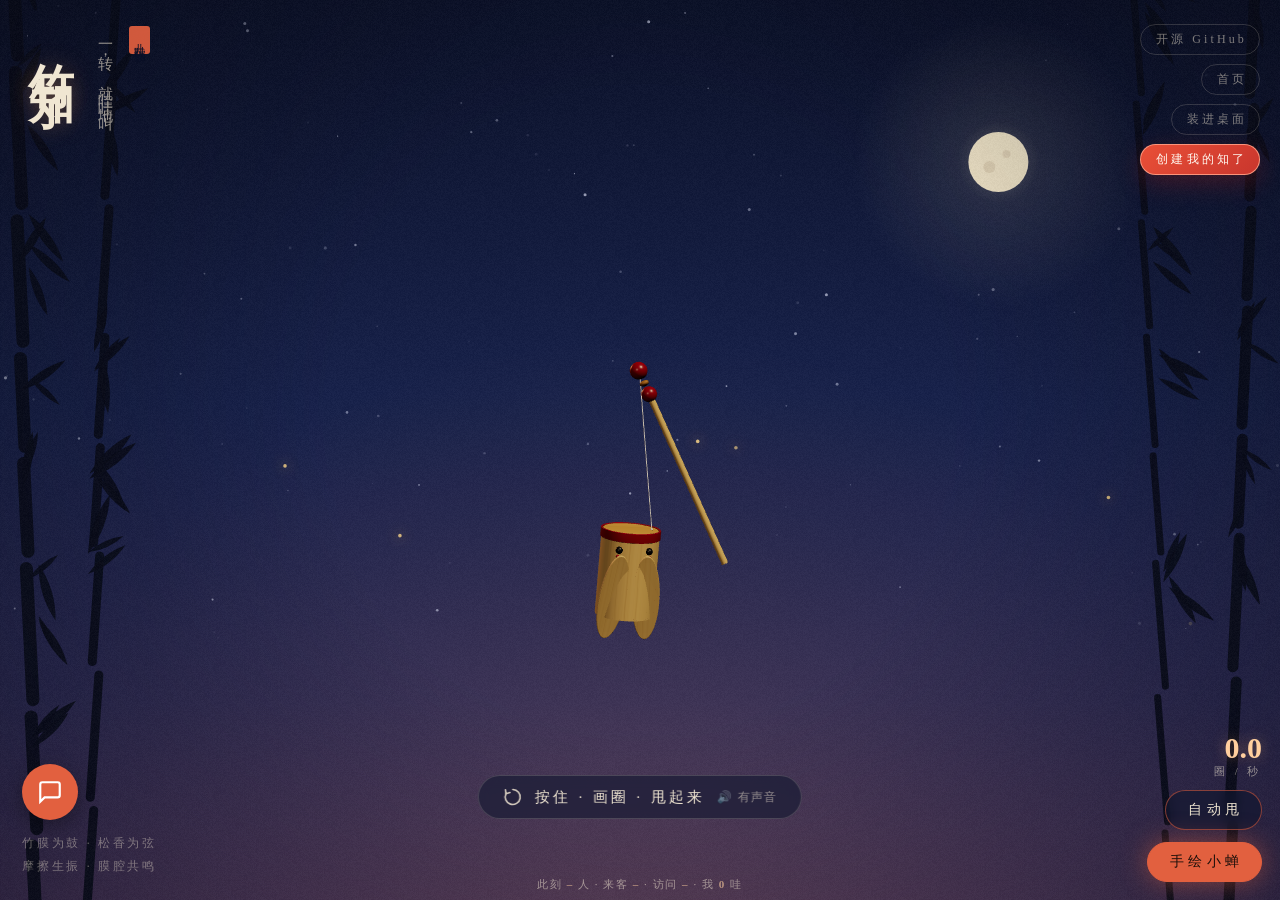
<file: zhuzhiliao/index.html>
<!DOCTYPE html>
<html lang="zh-CN">
<head>
<meta charset="UTF-8">
<meta name="viewport" content="width=device-width, initial-scale=1.0, maximum-scale=1.0, user-scalable=no, viewport-fit=cover">
<meta name="theme-color" content="#0a1028">
<meta name="description" content="竹知了（又叫竹蝉、拉线蝉）网页版免费在线玩：按住画圈甩起来，一转就“哇哇”叫，转得越快叫得越响。真实录音采样与物理模拟还原松香线摩擦发声，无需下载，手机电脑直开即玩，找回儿时的夏天。">
<meta name="keywords" content="竹知了,竹蝉,拉线蝉,知了哇呜,竹知了在线玩,竹知了网页版,一转就哇哇叫,传统玩具,民间玩具,怀旧玩具">
<link rel="canonical" href="https://zhuzhiliao.cgos.cc/">
<link rel="icon" type="image/png" href="[data-uri]">
<link rel="apple-touch-icon" href="../assets/icons/apple-touch-icon.png">
<link rel="manifest" href="manifest.webmanifest">
<meta name="mobile-web-app-capable" content="yes">
<meta name="apple-mobile-web-app-capable" content="yes">
<meta name="apple-mobile-web-app-status-bar-style" content="black-translucent">
<meta name="apple-mobile-web-app-title" content="竹知了">
<meta property="og:type" content="website">
<meta property="og:url" content="https://zhuzhiliao.cgos.cc/">
<meta property="og:site_name" content="竹知了">
<meta property="og:locale" content="zh_CN">
<meta property="og:title" content="竹知了 · 一转就哇哇叫">
<meta property="og:description" content="还记得小时候甩起来哇哇叫的竹蝉吗？按住画圈甩起来，转得越快叫得越响。免费网页版，无需下载，直开即玩。">
<meta property="og:image" content="https://zhuzhiliao.cgos.cc/og-image.jpg">
<meta property="og:image:width" content="1200">
<meta property="og:image:height" content="630">
<meta name="twitter:card" content="summary_large_image">
<meta name="twitter:title" content="竹知了 · 一转就哇哇叫">
<meta name="twitter:description" content="传统竹蝉玩具的网页模拟版：按住画圈甩起来，转得越快叫得越响。免费、无需下载，直开即玩。">
<meta name="twitter:image" content="https://zhuzhiliao.cgos.cc/og-image.jpg">
<script type="application/ld+json">
{
  "@context": "https://schema.org",
  "@graph": [
    {
      "@type": "WebSite",
      "@id": "https://zhuzhiliao.cgos.cc/#website",
      "url": "https://zhuzhiliao.cgos.cc/",
      "name": "竹知了",
      "alternateName": "竹知了 · 一转就哇哇叫",
      "inLanguage": "zh-CN",
      "publisher": { "@id": "https://www.imsai.cc/#person" }
    },
    {
      "@type": ["WebApplication", "VideoGame"],
      "@id": "https://zhuzhiliao.cgos.cc/#app",
      "name": "竹知了",
      "alternateName": ["竹蝉", "拉线蝉", "知了哇呜"],
      "url": "https://zhuzhiliao.cgos.cc/",
      "description": "传统民间玩具“竹知了”（竹蝉/拉线蝉）的网页模拟版——甩起来会哇哇叫的竹筒玩具。真实物理模拟加真实录音采样，转得越快叫得越响。免费、无广告、无需下载安装，手机和电脑浏览器打开即玩，代码开源。",
      "inLanguage": "zh-CN",
      "applicationCategory": "GameApplication",
      "operatingSystem": "Any",
      "browserRequirements": "需要支持 JavaScript、HTML5 Canvas 与 Web Audio 的现代浏览器",
      "gamePlatform": ["Web Browser", "Mobile", "Desktop"],
      "genre": ["休闲", "玩具模拟"],
      "playMode": "https://schema.org/SinglePlayer",
      "isAccessibleForFree": true,
      "offers": { "@type": "Offer", "price": "0", "priceCurrency": "CNY", "availability": "https://schema.org/InStock" },
      "image": "https://zhuzhiliao.cgos.cc/og-image.jpg",
      "screenshot": { "@type": "ImageObject", "url": "https://zhuzhiliao.cgos.cc/og-image.jpg", "inLanguage": "zh-CN" },
      "author": { "@id": "https://www.imsai.cc/#person" },
      "sameAs": ["https://github.com/imsai-sh/zhuzhiliao"],
      "keywords": "竹知了,竹蝉,拉线蝉,传统玩具,民间玩具,怀旧玩具,网页玩具,在线小游戏",
      "isPartOf": { "@id": "https://zhuzhiliao.cgos.cc/#website" }
    },
    {
      "@type": "Person",
      "@id": "https://www.imsai.cc/#person",
      "name": "imsai",
      "url": "https://www.imsai.cc/",
      "sameAs": ["https://github.com/imsai-sh"]
    }
  ]
}
</script>
<title>竹知了 · 一转就哇哇叫｜竹蝉玩具免费在线玩</title>
<script src="../assets/config.js"></script>
<script type="importmap">
{"imports":{ "three":"../assets/3d/vendor/three.module.min.js" }}
</script>
<style>
  :root{
    --ink:#0a1028;
    --paper:#f0e6d2;
    --accent:#e2603f;
    --accent-dim:#b34a30;
    --bamboo:#a8b06a;
    --serif:"Songti SC","Noto Serif SC","Noto Serif CJK SC","STSong","SimSun",serif;
  }
  *{ margin:0; padding:0; box-sizing:border-box; }
  html,body{
    height:100%; overflow:hidden; background:var(--ink);
    overscroll-behavior:none;
    -webkit-user-select:none; user-select:none;
    -webkit-tap-highlight-color:transparent;
  }
  canvas#cv{
    position:fixed; inset:0; display:block;
    touch-action:none; cursor:grab;
  }
  canvas#cv.holding{ cursor:grabbing; }
  /* 3D 小蝉渲染层：叠在 2D 画布上，输入事件穿透给 #cv */
  canvas#cv3d{
    position:fixed; inset:0; display:block;
    pointer-events:none;
  }

  /* —— 竖排标题 —— */
  .masthead{
    position:fixed;
    top:calc(26px + env(safe-area-inset-top));
    left:calc(20px + env(safe-area-inset-left));
    display:flex; gap:14px; pointer-events:none;
    color:var(--paper); font-family:var(--serif);
  }
  .masthead h1{
    writing-mode:vertical-rl;
    font-size:clamp(30px, 5.4vh, 46px);
    font-weight:700; letter-spacing:.32em;
    text-shadow:0 0 24px rgba(255,170,100,.25);
  }
  .masthead .sub{
    writing-mode:vertical-rl;
    font-size:clamp(12px, 1.8vh, 15px);
    letter-spacing:.5em; opacity:.62; padding-top:10px;
  }
  .masthead .seal{
    writing-mode:vertical-rl;
    align-self:flex-start;
    font-size:11px; letter-spacing:.28em;
    color:var(--ink); background:var(--accent);
    padding:8px 3px; border-radius:3px; opacity:.92;
  }

  /* —— 底部提示 —— */
  .hint{
    position:fixed; left:50%; bottom:calc(9vh + env(safe-area-inset-bottom));
    transform:translateX(-50%);
    display:flex; align-items:center; gap:12px;
    padding:11px 24px; border-radius:999px;
    color:var(--paper); font-family:var(--serif);
    font-size:15px; letter-spacing:.22em; white-space:nowrap;
    background:rgba(14,20,44,.55);
    border:1px solid rgba(240,230,210,.18);
    backdrop-filter:blur(6px); -webkit-backdrop-filter:blur(6px);
    pointer-events:none;
    animation:bob 3.2s ease-in-out infinite;
    transition:opacity 1.2s ease;
  }
  .hint .snd{ font-size:12px; opacity:.55; letter-spacing:.1em; }
  .hint svg{ flex:none; opacity:.85; animation:spin 2.6s linear infinite; }
  .hint.gone{ opacity:0; }
  @keyframes bob{ 0%,100%{transform:translateX(-50%) translateY(0)} 50%{transform:translateX(-50%) translateY(-7px)} }
  @keyframes spin{ to{ transform:rotate(360deg);} }

  /* —— 右下控制 —— */
  .panel{
    position:fixed; right:calc(18px + env(safe-area-inset-right));
    bottom:calc(18px + env(safe-area-inset-bottom));
    display:flex; flex-direction:column; align-items:flex-end; gap:12px;
    font-family:var(--serif); color:var(--paper);
  }
  .meter{ text-align:right; line-height:1.15; }
  .meter b{
    font-size:30px; font-weight:700; font-variant-numeric:tabular-nums;
    color:#ffcf9e; text-shadow:0 0 14px rgba(255,180,110,.35);
  }
  .meter label{ display:block; font-size:11px; letter-spacing:.32em; opacity:.55; }
  .panel button{
    font-family:var(--serif); font-size:14px; letter-spacing:.3em;
    padding:10px 18px 10px 22px; border-radius:999px;
    color:var(--paper); background:rgba(14,20,44,.55);
    border:1px solid rgba(226,96,63,.55);
    backdrop-filter:blur(6px); -webkit-backdrop-filter:blur(6px);
    cursor:pointer; transition:all .25s ease;
    touch-action:manipulation;
  }
  .panel button:hover{ border-color:var(--accent); box-shadow:0 0 18px rgba(226,96,63,.25); }
  .panel button.on{
    background:var(--accent); border-color:var(--accent); color:#1b0f0a;
    box-shadow:0 0 26px rgba(226,96,63,.5);
  }

  /* —— 首次开声引导(仅触屏 & 音频未解锁时) —— */
  .unlock{
    position:fixed; left:50%; top:26%; transform:translateX(-50%);
    padding:12px 26px; border-radius:999px;
    font-family:var(--serif); font-size:15px; letter-spacing:.2em;
    color:#1b0f0a; background:var(--accent);
    box-shadow:0 0 30px rgba(226,96,63,.55);
    cursor:pointer; z-index:5; white-space:nowrap;
    animation:pulse 1.8s ease-in-out infinite;
    transition:opacity .5s ease;
  }
  .unlock.gone{ opacity:0; pointer-events:none; }
  @keyframes pulse{
    0%,100%{ transform:translateX(-50%) scale(1); }
    50%{ transform:translateX(-50%) scale(1.06); }
  }

  /* —— GitHub 开源角标 —— */
  .ghlink{
    position:fixed;
    top:calc(24px + env(safe-area-inset-top));
    right:calc(20px + env(safe-area-inset-right));
    font-family:var(--serif); font-size:12px; letter-spacing:.26em;
    color:var(--paper); opacity:.5; text-decoration:none;
    border:1px solid rgba(240,230,210,.35); border-radius:999px;
    padding:6px 12px 6px 15px;
    transition:all .25s ease;
  }
  .ghlink:hover{ opacity:1; border-color:var(--accent); color:#ffcf9e; box-shadow:0 0 16px rgba(226,96,63,.25); }
  .ghlink.author{ top:calc(64px + env(safe-area-inset-top)); }
  .ghlink.install{ top:calc(104px + env(safe-area-inset-top)); cursor:pointer; }
  .ghlink.create{
    top:calc(144px + env(safe-area-inset-top));
    color:#fff7ef; opacity:1;
    background:linear-gradient(135deg, #e94f37, #c9362d);
    border-color:rgba(255,155,128,.92);
    box-shadow:0 0 0 0 rgba(233,79,55,.42), 0 8px 24px rgba(156,32,26,.34);
    animation:zzlCreateGlow 2.2s ease-in-out infinite;
  }
  .ghlink.create:hover{
    color:#fff; border-color:#ffc0aa;
    box-shadow:0 0 0 5px rgba(233,79,55,.14), 0 10px 30px rgba(233,79,55,.46);
  }
  @keyframes zzlCreateGlow{
    0%,100%{ transform:scale(1); box-shadow:0 0 0 0 rgba(233,79,55,.38), 0 8px 24px rgba(156,32,26,.30); }
    50%{ transform:scale(1.045); box-shadow:0 0 0 6px rgba(233,79,55,0), 0 10px 30px rgba(233,79,55,.48); }
  }

  /* —— iOS 添加到主屏幕指引 —— */
  .installtip{
    position:fixed; left:50%; top:26%; transform:translateX(-50%);
    max-width:78vw; padding:14px 22px; border-radius:14px;
    font-family:var(--serif); font-size:14px; letter-spacing:.12em; line-height:2;
    color:var(--paper); background:rgba(14,20,44,.92);
    border:1px solid rgba(226,96,63,.55);
    box-shadow:0 0 30px rgba(0,0,0,.5);
    z-index:6; text-align:center; cursor:pointer;
    transition:opacity .4s ease;
  }
  .installtip.gone{ opacity:0; pointer-events:none; }

  /* —— 底部统计行 —— */
  .stats{
    position:fixed; left:50%; bottom:calc(8px + env(safe-area-inset-bottom));
    transform:translateX(-50%);
    font-family:var(--serif); font-size:11px; letter-spacing:.14em;
    color:rgba(240,230,210,.55); white-space:nowrap;
    pointer-events:none;
  }
  .stats b{ font-weight:700; color:rgba(255,207,158,.62); font-variant-numeric:tabular-nums; display:inline-block; }
  /* —— 「我 X 哇」整体动效：转动时三字齐亮齐放大，每哇弹跳一次 —— */
  .stats .mine{
    display:inline-block; transform-origin:center;
    transition:transform .35s ease, color .35s ease, text-shadow .35s ease;
  }
  .stats .mine b{ transition:color .35s ease, text-shadow .35s ease; }
  .stats .mine.hot{
    color:#ffb36b; transform:scale(1.22);
    text-shadow:0 0 10px rgba(255,150,80,.55);
  }
  .stats .mine.hot b{ color:#ffd08a; text-shadow:0 0 16px rgba(255,160,90,.95); }
  .stats .mine.minepop{ animation:minepop .5s cubic-bezier(.2,1.6,.4,1); }
  @keyframes minepop{
    0%{ transform:scale(1.22); }
    35%{ transform:scale(1.7); }
    100%{ transform:scale(1.22); }
  }

  /* —— 左下注脚 —— */
  .lore{
    position:fixed;
    left:calc(22px + env(safe-area-inset-left));
    bottom:calc(22px + env(safe-area-inset-bottom));
    pointer-events:none;
    font-family:var(--serif); font-size:11.5px; letter-spacing:.24em;
    color:var(--paper); opacity:.42; line-height:2;
  }

  @media (max-width:640px){
    .lore{ display:none; }
    .ghlink{ font-size:10.5px; padding:5px 10px 5px 13px; }
    .ghlink.author{ top:calc(56px + env(safe-area-inset-top)); }
    .ghlink.install{ top:calc(90px + env(safe-area-inset-top)); }
    .ghlink.create{ top:calc(124px + env(safe-area-inset-top)); }
    .stats{
      left:calc(12px + env(safe-area-inset-left));
      transform:none;
      bottom:calc(14px + env(safe-area-inset-bottom));
      max-width:56vw; white-space:normal; line-height:2; text-align:left;
    }
    .hint{
      font-size:13px; letter-spacing:.14em; padding:10px 18px;
      bottom:calc(132px + env(safe-area-inset-bottom));   /* 避开右下控制区 */
    }
    .hint .snd{ display:none; }
  }
  @media (prefers-reduced-motion:reduce){
    .ghlink.create{ animation:none; }
    .hint, .hint svg{ animation:none; }
  }

  /* —— 聊天按钮让出右下控制区，挪到左下 —— */
  .cgw-fab{
    right:auto; left:calc(22px + env(safe-area-inset-left));
    bottom:calc(180px + env(safe-area-inset-bottom));
    z-index:900;
  }
</style>
<link rel="stylesheet" href="../assets/chat-widget.css">
</head>
<body>
<canvas id="cv"></canvas>
<canvas id="cv3d" style="display:none"></canvas>

<header class="masthead">
  <h1>竹知了</h1>
  <p class="sub">一转，就哇哇地叫</p>
  <span class="seal">儿时玩物</span>
</header>

<div class="hint" id="hint">
  <svg width="20" height="20" viewBox="0 0 20 20" fill="none">
    <path d="M10 2.5 A7.5 7.5 0 1 1 3.2 6.6" stroke="#f0e6d2" stroke-width="1.6" stroke-linecap="round"/>
    <path d="M2.6 2.8 L3.2 6.8 L7.1 5.6" stroke="#f0e6d2" stroke-width="1.6" stroke-linecap="round" stroke-linejoin="round" fill="none"/>
  </svg>
  按住 · 画圈 · 甩起来
  <span class="snd">🔊 有声音</span>
</div>

<div class="panel">
  <div class="meter"><b id="rps">0.0</b><label>圈 / 秒</label></div>
  <button id="motionBtn" style="display:none">甩手机</button>
  <button id="autoBtn">自动甩</button>
  <button id="d3Btn" style="display:none">3D 小蝉</button>
</div>

<footer class="lore">竹膜为鼓 · 松香为弦<br>摩擦生振 · 膜腔共鸣</footer>

<a class="ghlink" id="ghlink" target="_blank" rel="noopener">开源 GitHub</a>
<a class="ghlink install" id="installBtn" role="button">装进桌面</a>
<a class="ghlink author" href="../index.html">首页</a>
<a class="ghlink create" href="../zhuzhiliao-mvp/">创建我的知了</a>

<!-- 无 JS 环境（含不执行 JS 的爬虫）能读到的唯一正文；正常用户不可见 -->
<noscript>
  <section style="position:fixed;left:50%;top:50%;transform:translate(-50%,-50%);max-width:80vw;color:#f0e6d2;font-size:14px;line-height:2">
    <h2>竹知了是什么？</h2>
    <p>竹知了，很多地方也叫竹蝉、拉线蝉、知了哇呜，是一种一甩就“哇哇”叫的传统民间玩具：
    竹筒一端蒙上竹膜，膜心系一根涂了松香的线，线的另一头拴在小竹签上。
    抓着竹签甩起来转圈，线在松香上“黏—滑”交替摩擦，振动顺着线传到竹膜，
    再经竹筒空腔共鸣放大，就是那声酷似知了的“哇——哇——”。</p>
    <p>这里是它的网页模拟版：按住屏幕画圈甩起来，转得越快叫得越响，声音来自真实竹知了的录音采样。
    免费、无广告、开源，需要开启 JavaScript 才能玩。</p>
  </section>
</noscript>

<div class="unlock" id="unlock" hidden>🔊 点一下开声</div>

<div class="stats" id="stats" hidden>
  此刻 <b id="stOnline">–</b> 人 · 来客 <b id="stVisitors">–</b> · 访问 <b id="stVisits">–</b>
  · <span class="mine" id="stMineWrap">我 <b id="stMine">0</b> 哇</span>
</div>

<script>
'use strict';
/* ============================================================
   竹知了 —— 传统玩具模拟
   物理：甩杆(指针) → 绳系竹筒(质点, 重力+弹性绳+阻力)
   声学：首选真实竹知了录音采样(转速驱动回放速率)；
         解码失败回退合成链(锯齿波→调幅→扫频带通→共振峰)
   ============================================================ */

// roundRect 需 Safari 16+/Chrome 99+，旧内核补一个 arcTo 实现避免整页崩掉
if(!('roundRect' in CanvasRenderingContext2D.prototype)){
  CanvasRenderingContext2D.prototype.roundRect = function(x, y, w, h, r){
    r = Math.min(Math.abs(+r) || 0, w/2, h/2);
    this.moveTo(x + r, y);
    this.arcTo(x + w, y, x + w, y + h, r);
    this.arcTo(x + w, y + h, x, y + h, r);
    this.arcTo(x, y + h, x, y, r);
    this.arcTo(x, y, x + w, y, r);
    this.closePath();
    return this;
  };
}
const TAU = Math.PI * 2;
const clamp = (v, a, b) => v < a ? a : v > b ? b : v;
const FONT = '"Songti SC","Noto Serif SC","Noto Serif CJK SC","STSong","SimSun",serif';

const cv = document.getElementById('cv');
const ctx = cv.getContext('2d');
let W = 0, H = 0, DPR = 1;

/* ---------- 玩具参数 ---------- */
let ROPE_LEN = 150;       // 绳长 px（随屏幕尺寸调整）
let AUTO_R   = 58;        // 自动甩画圈半径（随屏幕尺寸调整）
const ROPE_K   = 2600;    // 绳弹性 (加速度/px)
const ROPE_D   = 14;      // 绳径向阻尼
const GRAV     = 1150;    // 重力 px/s^2
const AIR_DRAG = 0.35;    // 空气阻力系数

/* ---------- 状态 ---------- */
const stick  = { x: 0, y: 0 };            // 甩杆杆梢
const target = { x: 0, y: 0 };            // 指针目标
const tube   = { x: 0, y: 0, vx: 0, vy: 0 }; // 竹筒(质点)
const pointer = { down: false, id: null, lift: 0 };  // lift: 触摸时锚点上移量
const auto = { on: false, rps: 0, phase: 0, cx: 0, cy: 0 };
let interacted = false;                   // 玩家是否已上手

function recenterToy(){
  target.x = stick.x = W*0.5;
  target.y = stick.y = H*0.42;
  tube.x = stick.x + 8;
  tube.y = stick.y + ROPE_LEN*0.92;
  tube.vx = 34; tube.vy = 0;
  prevTheta = Math.atan2(tube.y - stick.y, tube.x - stick.x);
}

let theta = 0, prevTheta = 0, omega = 0;  // 绳方向角与角速度
let ropeDist = ROPE_LEN, taut = 0;
let rps = 0, drive = 0, active = 0;       // 声音驱动量 0~1
let singTime = 0, hintGone = false;
let idleTime = 0;                         // 完全静置的累计时长
let revAccum = 0;                         // 手动甩的角度累计(每 2π 记一哇)
let needSoundTime = 0;                    // "想出声却出不了"的持续时长

/* ---------- 场景缓存(随 resize 重建为离屏层，避免每帧全屏静态重绘) ---------- */
let bgLayer = null, moonBambooLayer = null, fgLayer = null;
let stars = [], flies = [];
let grainTile = null;
let stickGrad = null, tubeGrad = null;    // 玩具渐变(局部坐标恒定，只建一次)

function mulberry32(seed){
  return function(){
    seed |= 0; seed = seed + 0x6D2B79F5 | 0;
    let t = Math.imul(seed ^ seed >>> 15, 1 | seed);
    t = t + Math.imul(t ^ t >>> 7, 61 | t) ^ t;
    return ((t ^ t >>> 14) >>> 0) / 4294967296;
  };
}

function resize(){
  // 面板折叠/键盘弹出/嵌入环境会瞬时报 0：直接跳过本次，等尺寸恢复再重建，
  // 否则 1×1 的画布会把玩具永久夹到左上角（interacted 后不再回中）
  if(!(window.innerWidth > 0 && window.innerHeight > 0)) return;
  DPR = Math.min(2, window.devicePixelRatio || 1);
  W = window.innerWidth; H = window.innerHeight;
  cv.width = W * DPR; cv.height = H * DPR;
  cv.style.width = W + 'px'; cv.style.height = H + 'px';
  ctx.setTransform(DPR, 0, 0, DPR, 0, 0);

  // 移动端优先：小屏上绳更短、圈更小，拇指画小圈就能甩起来，
  // 且自动甩轨道(绳长+拉伸+圈半径)不出屏
  const minDim = Math.min(W, H);
  ROPE_LEN = clamp(minDim*0.28, 90, 150);
  AUTO_R   = clamp(minDim*0.13, 38, 58);

  // 玩家还没上手时，窗口变化就把玩具重新挂回屏幕中央
  if(!interacted) recenterToy();
  else { target.x = clamp(target.x, 0, W); target.y = clamp(target.y, 0, H); }

  // 旋屏/缩放后自动甩圆心重新钳制，避免玩具整体转出屏幕
  if(auto.on){
    auto.cx = clamp(auto.cx, W*0.28, W*0.72);
    auto.cy = clamp(auto.cy, H*0.26, H*0.6);
  }

  const rnd = mulberry32(2024);
  stars = [];
  for(let i = 0; i < 110; i++){
    stars.push({ x: rnd()*W, y: rnd()*H*0.72, r: 0.5 + rnd()*1.1,
                 a: 0.15 + rnd()*0.55, ph: rnd()*TAU, sp: 0.4 + rnd()*1.2 });
  }
  flies = [];
  for(let i = 0; i < 12; i++){
    flies.push({ x: rnd()*W, y: H*(0.45 + rnd()*0.5),
                 vx: (rnd()-0.5)*22, vy: (rnd()-0.5)*12,
                 ph: rnd()*TAU, sp: 0.8 + rnd()*1.4 });
  }
  buildBgLayer();
  buildMoonBambooLayer();
  buildFgLayer();
  if(typeof toy3d !== 'undefined' && toy3d) toy3d.resize(W, H, DPR, toyScale());
}

function newLayer(){
  const c = document.createElement('canvas');
  c.width = W * DPR; c.height = H * DPR;
  const g = c.getContext('2d');
  g.setTransform(DPR, 0, 0, DPR, 0, 0);
  return [c, g];
}

/* 背景层：天空渐变 + 地平线暖光 */
function buildBgLayer(){
  const [c, b] = newLayer();
  const sky = b.createLinearGradient(0, 0, 0, H);
  sky.addColorStop(0,    '#0a1028');
  sky.addColorStop(0.45, '#16204a');
  sky.addColorStop(0.78, '#2c2a55');
  sky.addColorStop(1,    '#43325a');
  b.fillStyle = sky; b.fillRect(0, 0, W, H);
  const glow = b.createRadialGradient(W*0.5, H*1.12, 0, W*0.5, H*1.12, H*0.75);
  glow.addColorStop(0, 'rgba(232,140,84,0.16)');
  glow.addColorStop(1, 'rgba(232,140,84,0)');
  b.fillStyle = glow; b.fillRect(0, 0, W, H);
  bgLayer = c;
}

/* 月亮 + 竹影剪影层 */
function buildMoonBambooLayer(){
  const [c, b] = newLayer();

  const mx = W*0.78, my = H*0.18;
  const mg = b.createRadialGradient(mx, my, 4, mx, my, 150);
  mg.addColorStop(0, 'rgba(247,232,200,0.32)');
  mg.addColorStop(0.25, 'rgba(247,232,200,0.10)');
  mg.addColorStop(1, 'rgba(247,232,200,0)');
  b.fillStyle = mg; b.beginPath(); b.arc(mx, my, 150, 0, TAU); b.fill();
  b.fillStyle = '#f5e9cb';
  b.beginPath(); b.arc(mx, my, 30, 0, TAU); b.fill();
  b.fillStyle = 'rgba(200,180,150,0.35)';
  b.beginPath(); b.arc(mx - 9, my + 5, 6, 0, TAU); b.fill();
  b.beginPath(); b.arc(mx + 8, my - 8, 4, 0, TAU); b.fill();

  const rnd = mulberry32(7);

  function stalk(x0, lean, w){
    let y = H + 20, x = x0;
    b.fillStyle = 'rgba(8,11,26,0.92)';
    while(y > -40){
      const seg = 80 + rnd()*70;
      b.save();
      b.translate(x, y);
      b.rotate(lean);
      b.beginPath();
      b.roundRect(-w/2, -seg, w, seg - 4, w/2);
      b.fill();
      b.restore();
      // 节上生枝叶
      if(rnd() < 0.75 && y < H*0.95){
        const nLeaf = 2 + (rnd()*3 | 0);
        for(let i = 0; i < nLeaf; i++){
          const side = rnd() < 0.5 ? -1 : 1;
          const ang = side * (0.5 + rnd()*0.9) + lean;
          const len = 34 + rnd()*30;
          b.save();
          b.translate(x + side*w*0.4, y - seg + rnd()*seg*0.4);
          b.rotate(ang);
          b.beginPath();
          b.moveTo(0, 0);
          b.quadraticCurveTo(len*0.5, -len*0.16, len, 0);
          b.quadraticCurveTo(len*0.5,  len*0.16, 0, 0);
          b.fill();
          b.restore();
        }
      }
      y -= seg;
      x += Math.sin(lean) * seg * 0.4 + (rnd()-0.5)*6;
    }
  }
  stalk(36, -0.05, 13);
  stalk(86, 0.07, 9);
  if(W > 700){ stalk(W - 52, 0.05, 11); stalk(W - 108, -0.08, 7); }
  moonBambooLayer = c;
}

/* 前景层：暗角 + 胶片颗粒 */
function buildFgLayer(){
  if(!grainTile){
    grainTile = document.createElement('canvas');
    grainTile.width = grainTile.height = 128;
    const g = grainTile.getContext('2d');
    const img = g.createImageData(128, 128);
    const rnd = mulberry32(99);
    for(let i = 0; i < img.data.length; i += 4){
      const v = rnd()*255 | 0;
      img.data[i] = img.data[i+1] = img.data[i+2] = v;
      img.data[i+3] = 7;
    }
    g.putImageData(img, 0, 0);
  }
  const [c, b] = newLayer();
  const vig = b.createRadialGradient(W*0.5, H*0.46, Math.min(W,H)*0.35, W*0.5, H*0.5, Math.max(W,H)*0.75);
  vig.addColorStop(0, 'rgba(5,6,16,0)');
  vig.addColorStop(1, 'rgba(5,6,16,0.55)');
  b.fillStyle = vig; b.fillRect(0, 0, W, H);
  b.fillStyle = b.createPattern(grainTile, 'repeat');
  b.fillRect(0, 0, W, H);
  fgLayer = c;
}

/* ============================================================
   声音 —— 首选真实竹知了录音采样，解码失败回退 Web Audio 合成
   ============================================================ */
// 真实竹知了录音循环段(AAC/m4a, 1.72s, 4 个哇周期, 内嵌保持单文件零依赖)
const ZZL_SAMPLE = 'AAAAHGZ0eXBNNEEgAAACAE00QSBpc29taXNvMgAAAAhmcmVlAABT4W1kYXTeAgBMYXZjNjIuMjguMTAxAAIIrl/DAtCwdIwdK/vL7utM87kqpokVdRCcyHZCN3AescuInQ74g37kZuyBxxC28dkD/X4T0fpQgQBCnhSLKZKa6zXk48KpxVAWhDUsTJKJMQRhAJHgY9mk7FAmmASNIIYGGSCohdmk4t/Aof6mtiEFKmVBOJEt5k+iICikQnlomRa0F+I7BJtZUBena0FuW3CSaDu6USWOdt5ABTtMEyOzsmxGeeUQLX+O7Ya80fX/oNezdrOqsQ1pr+vNPrx+OC24gx58Z4pNc4f/9QA1J0hrHuvFv3jr0ITAP61oX6DuHw9zdkQtL9/tAGvfNNm5i0xTaI63qp+z78y3UAOud38WJdWcW3eL7pZP3STRE0A9Q6M4J9ds85AA8y24GUR0MMgIemZu6ZscpAJuYfVPoaHEQADQm4Ny/h9eOXGQHL+iKd113TL4cAD9L4NZNl8M9Fsc3zHF+QAZRam3zRicwfp9Ybn2tmWlv70mRLkS7DDIwyJciXIs8F3KRkS0E6EtCncQ2XWXWXWXWXWXWXLcqS5LFhLCpVPLPwE4mtm51irNcolOm7ShHL1NIxPabj4/Gtf+/z/bx7a9pA/9/8/2AS8/01/x30Dhf7gCjvfsqjMrFvecUli92IIDoWtxd/z1GOVE+FiWnP87rmD767jNk5Oq01wUrG/oLObf3UbZW1NlOVwE46g7DzrlVhbKNKqO9x7XatujbMbIpjrhhHzseS/bYrhiIUWFGR6Hw+Vltw367e6qcT8KLWx6f4v1LuSmt+P/yHxCHCLDfd/wOro6MRyId/PtBG9hCGJYSl6wnJ4yTkSie84Tn4m8JIBKHARcisyEoqyZjkosMjgRZ3PdkImElf/uud9Y3I+5E5eg3qcYviydgfXvKbqu+WvRla/ocfipS/VuCkW0EhtN7M3vK8I1FeFmnA8XMRd3g4L4VxnTn4R9Ydp98z6DqM+tDov860hoKut+i/yi+0rUFuO4QyWhu7eQAkNpABCbIhJ5/cf4nlOzmHT9l+k6VlLLN9gztTY7IIGgVoT30NT7sve8vjb0snp8AQz3pGyqOwkWYdKI9K/+Kl3nWd3Fd8TS9y7ypKlfG/L71Wde3y6vTBf7qlJ2vi6e8Lefbpu8ml+5KsWu1R265JG3QUORjrVnVu6E81fpTkiK3XyVOqXvJtglSUZSgseF2n+0rN52s11oc+9hI31/xuXZ6i/aDgih8u1M11jy3jVy9cNMC4Obt+ql/ZodX32NfrlGXTQ3CvKofYhMvFdjrPCTzvtvghnZIyTqW/fX78dQfxeQxia/x7pUlgDgAPg3pIxrFSmFoYDoYDooFq4DomC//t7k+/yjWuZW+NVUupGr4m+V37e3tufXPzn/X/90bF/[base64]/9NyTuSStbq5XXbjhzLXu72hOrrdd3/5Wqwh/L2/C6+S6Vz2QVWO2x2znL7k7dp7AD5Isn4TOgWx847bA6Y0tmDdPgOIet8rsbzMKbVUj3NhhjzAcywrEc8f2NkZL75bEXPyO4/5soPzOHX5Ej5QqQuYKTk0H8f+fNfMUAxPHf5//5EIh1RGrGcWuITxhEEAy8Rl10NLiP7XPi1UksrgdNEMLJNObdzxl/t+Ph21je9DYmzTOExdT7x1zGdEWsdDtXpEZHzdTVhiJhVbl9MmjJomszkU/UMrsmAonnD08LoVUjc34/x/FcZ9S4hbo39rvmYUiB86mD3m6ufj1VX5T+pKqJdXL+bABpk8BdxAASnkiDgAFKN4AkW30PRUbV0R7Vxzx14c5qKnGJ3xHnvV1PHTzOKvtb/3//9zjsHWVXaB54FRImlbXqMVqo/Gu6tPtxeAFnGbPiOjPf7Ri3T5MJMSQGxvPEWbKTT/Ys3wSy/pXUNMG3x3TsO207g1u9iObt/SEKUoLQAJo7Vbjy2oRqsJQioOTGuWPopwNq0OHFPIFX1i6CEy03Umvc8N2jEy/AY7Fzgf7aycDn/Guk+L+10jzH8j9pi+o892PU9A44/f9G8+j728/48/2h0o4RZWyB18TgMRQlcmR1YgJoxriaesD3pZsVu9QhxBhKrNKdG2cCtGsOs2ufqaiisSkZOLa647VucTnNQw88826BtFy8X61YWvWMB5EPleU8A4w+u35F8UiQ9WdRLnzoxJG8AOw3rChoLZKRoqJrBDAbDQn/9Tnrjv22r1N679qVLayTUh3Pjjjqme9v/L/r+/[base64]/q40/7YXsdzPl59SpOzyYtjjN9rD2G7Pr8t6YJYTn5VrhIN3JXCStdj6Kb2BfTvQ1QzEy4xRPABAjesLJs8I0NF0LB0oh0YhgWhgL/67tr63/X9ftMZOJKzVOI9VXHNffz9TJ48T/T/7v/zsNF0gIwSBRHm2KOLhhzUnVHiiqMOlNv6oi/v4T/C+JpN3Kmid4OB0O7kO3amBlxsF6rxz0UbuZzyX6rRcQkSV0oUAQMHBokdSRb2iQoXrehEid8nDHGYS6ZSXr3DPZrYTQYjJTTgtdVX9I8veSz1fBRZvbpV+Iao3xlPunD9OqMvUZrWqeltYFfd59eVdpf6HFMcFQmsGaT9IgaB7dB5QrhFziSyyOUpYGS/bO6fN/iIY9K6FdAZ4oAC5p+OHlIkz626JGqSgzT287fZGfChPTLFXXFzzascW2Z2F2/lTNBg2tTwAQ5XrCy7LCdDBdUIdDQ39PVXea35/RW+Ob4m9XUlxvJUrjXXBlVP8//P/roO6+dwgmYzStZ0ynLG7JJ8eXp00fxoninU9zzZVc7EUfaLJ4zdXw519ss4RpejRAVUE818lmZye40ZaLSB3hvolsFUkWNWu7NQOK9Ju2R+jQg35UNppuPi98nXqh1HX3tunEI3Kfb899vNjR6YM3mcrRrw3uBVTSVN9TbE0VVPiypPBjxP5Bo2Hf/T0jLtrP+QrJi3Y98kX6WthclL3vQ03s1c/58gvoBp3ceihEOXjwmYSFAA/oliLIxRCXTgERPNbvavFymBDSVkGlUFTvdfreHn3Me4SNJy8QD8Cla1vHpeARybsoxyK0ia6UoVImzHmmzHml/08fe+Je/bh9f8/1//svr+e9XPr29f4+3/09e3+nedZ9+Of/a/+321/PvPiv31sHfMqrqhuDh1S7IeXodeUKvQtGUXdB8LZwrFcJaWFEZRVOVc3QGtcykd4HFQhCzUs+IYHTJ+k3/InaWZVGAJMxDnWLV587thoPPBl8mnw2yC9zfv37w1T8/meDa86iv0RYkZ19eLECDngN4NUoeY3iDvM6DIwu95mO+rVa1IaOverZkyfBi0t1EMmsHAegqpCzTYodc2dZn6jAxyhDLqdcYWnOBrMyOi/Hokf/exjE0VZZgRoEB+jA1XtpRw9MkdmfX+/A6sYka9ev0hv379/U0pnPcT9v24+eTb6Lj3FR7HaEvy7v7fD5+V7G0mfsxGCEGAAQIYYBDty47nO5Kt0m983g9xoozfk740Yutk2vN4dGU1jfu+9bEryyZtMZxLcAgyVHtQjc53ATSbtIxmQnSKs1yiUibNcsUWl876883J08H/r6//i8e365pB/5fp/2+fx5q60P/ugddwX4xMdJqTlHoMY65Osu7SMEVUiFQCIAQoHlwhc6FIL4Va7JEMJjKbgSmuoAApNeGhrdouBPgIPXt76XD6kLJa1YRSG3T+SEAAx1QgNI5DBr/jQFI74NDClxVsq6M6OJoHYBKSE6lqftb/HkVuNkK/pqTaJ/X9fMVrT9BeS67wdQWA8ToMoSbjPo/jvLBZD/4tD6CjYXUWp5wrcm2HG/P700uk9x33pF/8Wj5B3o8cm4ozYPmMmTlvSh9Hh0abN6+ABa/wrdMpEPtoFs3kzLN1WJVjLllebvZHWje84x8T1vMLFbccvNsDLPE4jFCw8zGbL11UudsXce2jChpMZsKjz4IAgu98bd8P4XxusdPtsPwA+vesLKozK0Qi0Qj0Ih0JB0Ih0JB0Ih0L/+97MfX29vt2576tp1m64olXHumvb2+P9r8fbnX/6f/jahXv6kEUSVjWzRTfXRzjYAR4iRYC4ooyNrLd87PHgcVllZjOmSbuyeV1+Xu+94U/G5+QrKssXbZbKf7oZJlM9RNEwFfI54erGf4fWSbpPMeSyppruHqMY8RosicSzqO25LUvOy7rmp0lALM+7bX60+UtqTfmmB+v8NwoCnhyu+4Af+DSUAGOWlYSyXaNjgEKV6wkOm2OEaOBakQ6GA6Fgv/r1nttxzvxTx1ufVa5uKkRzWz2+Pv7fGv6/xn+n/6f/ioW302pdYBSA4wQSle5dxgbuBgnBKTx4R49d+rW1JX5xpTP6HqhYafMgi8HvVAC2RQoOKxYBSvL7Q2cuYW65I2RB1dhzGy6NwW23WDft8Roi7iHqinir9noHN4tB8kqQ2/t9pEjevstwfwceURE45RcSnKUld1UifcnoX7zdKr1tryJPestlpY7SD1VMdJtoqDOiJgixyUmLdB8htaaB1DUcwVRAHx6KePbqRiRoGhTKYtc+Ov6ba7MbH1u57+AASabmjhkMvqHpuVZUEzfFNlpfx6+/V5qV/z/b/y/f/+t4z96jr6/X9G95//s+vjris4/HWfz/[base64]/uSVReF77ef53fn7wn/GffmgNtw3DK51Z3v4rzW0+ec0P+l3/FxqIABhhF52rb1Py5GSZy7BjQcCA7m6NR9r93BrWvg7ML62tW36baOnbQKzm6arcSdFMQTEyo8Fi9UWIPZhDPFx6TWFbduJoFwRdBBO9arZmj6P24AHAD696wsqhCzRQRB6MRaER6FRaF//drqNd3f7J/9danHXEr2vJRnslVc/6s9lY/5//T9cgkQgAAGBCkPXRNNiB8/zqIpFIau5v6/NDQ810HL8KeBEpKuDx3sux42yt8P+bueTvzhBFjBqYKM0BSajHJCVJvPDyRnZmDl4b4mO0JPdxxk1Edx6pRFBYRlFrYGgNpUdoOCm9Kkc/nG6hz1cajt0ontU7/4ru1o2AdMXhvat5Z72wXlAaABtCFEsZKKQkldOAD4N6wkSD2Wj6SB6sQwR//S1r2713rr+MbGtJJJNxiUz2446yPEv/P/6UoWESGBc8XitIuF5USkTmEAmzq8vEo1TkpT7h5BjXF13ren5I8Dqjx7rbt3t74nqqw/Te+s4FIvV+VjcqyydsvRmu7XcXIdgsMBjpKqYwzWJCANpYJoJp1VRQcw0akoW8/dgigsZVWSE/k7DKYY0Xj82REVe13BYFR5nZU0xAySWgx3/3ovhhbnXNnu7eIDJpXrcNaWznYOjrcS3qru3l6OjdwWUPLn2bcpusa0lhNx91gRbyMehkNTmbJxL3FatDq5oqUnURsri4ABBjeoLKslQ1Zhgehf/hH4+eJzr5yZzWtWsmskqVHfP1rpV/mvv/6/6XP+WmGegATDZPIK3/qjIiGGOlM3l6xz3flm0/tOTGxeOZ7jc3XNuhzB0n2Ep9mt99dyfeg968+6V+Vaa1y+wJo/Uar2vtLnMfff1f9uQttDvPbd9gtCAtGclUUFDQBwJU8CmfxAS77wALfFTaKwagjiGq7fPlcTSQmZgmHbJirsGgJXShw4FRa19m98f2+x5XpfJ731/Q+t5ckY2dQ1Up6xdMXb7muz1O4wa2uKdFZWs5pC0wsMUT1RZKCs2KqTYu+tklYtqsTSSzratiSJrdBFeMACm80ReRQSmPGucS9Bj5uXFihUlHFWyrcEuLUW6AbNhWdmqp3q7tZNPgD6N6wkWr6gQ6SBaGBP/7c9s8ffu/teSuav2KuTNVaRNe2uPa/vv1Pr/89/6SxrH41C7Pz5kGUwLAsQ6sZPTQeEqPGuDesNZuXeK9i6d39bu1e3rk/vnpdkc4EqVP7RXsq/[base64]/+3dTGpnOsytS16y6Xk1iZXl+zfP9a3/5v/3cmmGcQODDeAJCcyYCDtkgAX5eqnODRpYPM1z4jhVk8UTMDR2h2U01hfDf3Du6wuya4F++bf5/[base64]/i//tfU/axOGGjEI80AMYChvsu7E4LLQK00q5VWwLPW0y3EHAT43gCp7HS2FSGCIdOIWKvXfXH9fi5N0l3N6lTVJEcxwdcc3+mef/08Z500wyfxwYbPP5IkpHZd+1SBacp6RNfVuBX9RxjHkrZZz7fyQdR9U4/[base64]/PAAPY3rChaXBUFomNqmJoX/8XMvWvnLipl3UrVJGubqD48+3XXic7r/9/Ot/7CJ5XJldRoO0FZIGja6eXZRQts52nklykUzhyHXfeq7Ju+N6zXvnLH+Tc+NVGq7XtpSVF4YjkM1oDAMg8pLwpMzYR3p7yE6mARs7K8/J0yN55VnykpFb24a7t+HWDBXqpaLTCiC3X6L8jt1/TwKyPZMd3SMZ867E58tRUzjh5C526uVNz/nSmNY4UA/aBiOnZTq2FSlvdLM554WVwxkdckWmE5rLmGQeNaXzE4tvlRER51sHiaJXRTwAEAN6nWKnsLUkHQoN/2quNc1zretYd+1otSRRIP9+NN/0Z/5/+UqmmGeNwjDZw47n/nEEQhwIhwiCADZuRggH7H80I9C6jVOiwo+dYXt2Ku/s/FaN/Dat7Iz3zhTNEg2wCi6gzxf4j3YecRuyeK+nYKS8UChclu+PvPepPVqhnPMX2os5k+nyFDNcCsk65w6ZlrygVaR2IjAgCrcwNlmjm5gMVw5cwxbBdWby5SgpgjGCxcyN9ru8ZvvFcRlNNMMZ2/ViuiyGx1phfmlhQk6CkvyfQT41et6Ch2AQLMjiygdJf4oRmUwcsiQ076xWdk3Gk6yW6/Ga0nZrxIqbgQAggVYKS/KdHZxQJL/wEHQ6pu7CZpNsB6x7Ycg6i9gbz4APo3rCybZQoIxdQgtCwtC/+jTjupuazCW1ml7NULhn3tV/bK/+f+eqoHO0TehnO0Z43Js8H/3D35wVWOM6nKsdIaQaGircLi7ihDqj/MTqFy9zc2YrEsxxncNFgfmnDu+CzdB47c6nH0jNiFOeRn5qvD5AmKbuvkBlyuAmUBMQZIvWl8/LUvX+zv07ewGXUehs6oCWeYh3QQjUNw16vCWSMJV6mW2px3yzuctyE4o1Tg8X1Z22leVp8rmSJD3bKXZUga+zPV+qgJTzlC6zO60FDJkF5VSUp7qQ6pr+gHcuZndcyAFkV2UvIuQ19eE94HEOwIIu7uY7oH1VdO1Gy4rCZpo7TLhP5+u+LqTV/GznLjFM99fAD0N6wka0UnRwLQwPUiGCP/w/Tqrzzk7ul7jU3K1Hak1SnXWstzvr9f/u76CnWQiWn7vSnjq0kXKJ+AOCSv7+troF+tmxTds2thgpOefnuC933vwcaGlbp1PHIKle/ETnJSt+0DVFPS1F5oflfkjIpNjY7DeN7xugQGHgFmCNqXDliQGylqIZWnGiXm0L4Xi44FN3SFjb0uKX3ds8jj7YK66y4kSp23fPPq0B1c/I1le3/h5A2sjcJy8BqZaDo67hzZqg09cC0zpAfAo0AHCqb+JSH+GHKR+6TUxY7z8jM61pSv21XpvITazbauvTxJnMQ8EqMjBUT4pM21ukV6kjRU9b4qqZ3UzgDwN6woa0UnRQGx6Fg6Ew6gw6Ghv/71Z7ap1+zPNVS6laXIKaa331v8db1znev/t/7/6ZY5HJCLjg3oMnrtIdFYHtrYYykulFlV1b5aTeqZwSaDNfh3ME8y4TJhCYkXePkXp3yeyGIR0WoaXjIb/oTFj0rEdDwYfG3rSLYRtm+rqtba/pG5H655q+Gjbxxk1DF5W+Mo6ob+8V509QppUFIoErnlpXoF7/HoSRFiQMpp3lTcnD57fbdtwHmFeRln3y/tSlJJiuTw9Zx/IvtkukwvHfwvOd2D40fmmPT6cYq9vijeS5PPTG9bdCSYyw+nq84Z6NNb0azGuHQqr9wUhAN9EyTQE+9mAaqtQanAXYgwVdZmZKBbYJk+YuGrdAMS2hlzNo+v/AD4N6wkWDWWj6GBUGwwLViFh0F//Y9nfnjJ34l7rrnrd6LjtSpWl3+vtz9f6s1/t/mcew5D+oR5Hf9WCZKeOORXrT4+bR7L+FdmJLpG0gaodGvvX7j2Kp8o/[base64]/wo8xtuJtFd90yXAPY3rChqtoaDqxDRH/9nXft3PPjfvfK3F1lxq+YqUca469vr31448T/r/7JsRx/wgYPF89XlNVCBLcNBcYmQGZZez0MFx6L/k4s19v1Mna1qTjHoPfv0vZs4r2CxI2DCaJsTT4e5thZhhMYNJ1CtUaPWOUV7gwbIdxTK/eNnYO9PrANgV3vmMlI011xcJm/gC7B/I2uiwJ1g7dCoxRAkFBM3SN8afkulSslgJHAZnuz+6pFyy9OgXh2M/lESRy4NPUJazJa+tVCPGKoaumc5o9vDd+gAIJeW0dMUQsEWzbyb7ZJaRV6FjBD6NewLWvJpotVXZEJVk0qEvupqHuMECVM35U1IFNK542eyiTOFwHABLDeJtjqCBEOoEOke+s3afZ3nf39jSVpWdYlqzH5qXmb6/9f/[base64]/XLmTfX/2+//moHQ/VMxNJy16gnceocVsunmmBQiD+160qUP/70BvLy7FtA2dpKoRfO/2HBfeDEopdZgoAl66ic9d+o0nobuVGRmLhgSY1bHxwtenr/jpz03yKS5UE6lslWpuiSPybSouIl5KnkqShfNg27DPIfSEPU/bfHwkjg7Bvy7Gmg3U3qVkPwJlT+zXv268ZRNzTgOR8g8b1rXuJsNQ9Ksd42hVY7DnMLHLtBaqm8PZJVmTV++uFjgmo+k2U1YZ/cKlwxhntQlHGVHO+u+0173rK69m0vDkj2V3v7sm+YpD5jfLggSg5Y2+9fdqPw1eRLt2pZkD8DXGumSaSPIY6pM7euubAOASI3iTBLDUtUIYI/r1l5k5l776yXbSVJUqSVC/PnrWbd3/n/z1mw+d7vQs6VX0EYlgkX2uztr+F70MhA6QqUGxPluue73mf0u1fe4T/g6tGdY/Ui3dSZJxlOODf2MIEIqhpvP2At6MztFfr5GpNLqJ80zCvI6AV0jOyZthySjSp1mfBQdSS3mcU/HZE24SWrlD3ojl1qg3+6alB63NLsLmAsWX2WulZ0g+a6YfqezqTDlIc7idkRJIjJ0GexMQFgXZbJnWK/oM9gHhfPxqcBUaSZuBU7tXJl3iezjDclGRegVjJYWvNKvG2eGXN4AKLZsA70UJVu1KpWxQkAjsqiTiS4j2/dpEf7mpowKnl8Iz4QnUli4jZnyUr4iXjPYBAlw8ABIDeJVkosNYJB1AhgbBfO9yZ61WubyVpqSpiXUJSD3rxNbr/3/2rr5aYZJCBMNj/fjkydLlZk2IXkQQxMgaZ6SKlWRDWl2g626JXMJm2aZzmTHddpbv/q+cP4YM1LwG14hoYkPbHbQxqe/R/[base64]/Xqsu+aqaklXVryQsrOutUqVP8f/[base64]/t1Xaalz9X02eFOdMk1GE9fcXt4a5IgMK+CWLPjNZqyGihX6xrpnLDdKlEeOWLYaOEh5Lc3lijhQP3+PHx+mX7U9Xjw+sl+8+ABIjeJVop+pEOhYWhftWs3PDi91u537ay6uSZJeKhXx5us+yf7f/r/9+aGCT+SG0mSYqcpUyKajsDNxOLix+8u5v5k41612Hur7V0z2P9Rr6+8p9w/sZ/pOM4DN/M9g2vSo9jc1ZVnHDoaePgk7kWavLkkRXLU0UUGKZSlMXAbko2GW8MDIxU83vFUDXjVSdVkUjN7wlYoxOSgdvwkZ3F/jFHGwnzgdTqUzuZEqNtT0yeRmMeqmPctwDJpgmdOcz2OSUQdbWLdfjoqN/rAvH70Ixzs3ILlcWNEbWZWthZtNQEVOVfPVOTKYoJhIYeAFXS2kCzejixyHYcREQG/dbZn2Dpn8Jd3o6/b1vgYYlRdC5AWeQcBLDeJVnp2hYOkYIh0Qi0TCeKvvNO51XPOqzjzlpF1V5qEv9Pv9e3//r/4/+tf8f8//af94DqUpBOrQZSOscjJTOeu78l9JSTKQexuxc3/E/KqHmvSefNGdGck/89LxhPfonLuX8kQ9BZpwXHrC0rma8HbjdUs/nb41s2BPoHuk0UPYVpXPisbO1SEZjPpFMyuQcsYCkTFvwACgWPdrinBhu7UNprnVlJuisUJZuPXVj6tr1prXpXGMj5J/3jMq3TwCZmZgH/XWlmzkRVqsITxtjWLZIj5hGyZlXCveProBA4h1msEDassrS/OwybmLAiPL37z6vsZv4t3RoOumvv7K32BscO4anf33gKQfYEQHQFgmtGtaCjTlbHADkeaL28LJosm4AEgN4lWqEURg6ISah/WrZdd3L99ZHSLapKlQgf3/6/XH/x8vP/vuSgfBeKGE+Tid6PmzzEdTzyUtK/GeZs1a7vD9xnKGw3xKokfcbkkW6QY56Qx02EKfzx3PlThHDH3l3kLezx6zsiP/vcDtfi587Wez2V3T4tD4WlosA7fYilT7u16TyMevZxBZ+r0dDaRX9bBMurOGFyiGmn3MUkXM0knsJDWPtZFVVGReKRirIGg8tXEwi4qKJdMYYazQbi+l13jJgxXaFVZo4cKevUa8hG/e9ZHVJdPx7FVaBFrRGBuLJuZWxGjIIhqaAaxBdCFI/cTgZs2HxMlR5NkI743jmjS3mqmApwBKDeJVnp6B0oh0QhQOjQL9JrXjL3NV4ud+0qNXMuClQL/2+5/t//Zn9P/1/+wBzuFIZCVnSrhXWfyK5qYjvL/vKyDvJGc6I+n4t+o+M4Z9Tgl+p/dX03m1n9B+YV54LpusbtAvXHH38ooachOe0qvNB4C5MlTt3PFmlc+VPR/7ee6L6PTvzP2Ue3/03qRt+dgm63WHcmND5qvWUaqhyYCgqPjBZjRgwhYDYNYj6D+hxjQWkLN3LskGVBMQKtq2AqLazPSZNCY61QUNGtlWKko3b6bVH5uGcubIVE+JLnefahX7VygK22dReL2+LW8Yqox3xSqFMjKUyc5H9tjqGwKez/SApMsH92lIS5UipQwAGoDsnDdBZ4BIDeJVmpVhomhUOhEOlEOmfx7d5rdZeGZd6l71Ws1URDd/X/X/9JT/4/tx/zSwfqNhlmYooXs06VHNeqMS9bw768wY2PtJTDTXTneVw/ZvTm1zTYP5pL3hObyOT/Q58oUwO8GVDLonbnvhTME2eRR190/[base64]/PWZo1rvvW6rqaLqJUXU2/fr2/9seP4z8TLgjz04Ol0FgdeYFrqVCyHvL16sESEx+Z0dAcxfuqU2P6jMP43R0pm/Y417K7/vHMI+37eD1dzL4/8HLo8Lge+4qcvSfF8ttWVarfUGAp7ZmVl41ltL/y/rG1xzfwp0fDPFFj1sthr2RZRuQx1Wc2zk1L8uNTVI+WvXRuURm/cu4RlQ5pxmQs1Q0aySr59dxNngAOZveyV75tfIbja2z1lbVRJzyrC1G8ynmAgBqssrqJWFyMYYVhjO443lqVqRhXbiey+3Vq/jjEy5i8Z47Vrp42O+aPXJ5lD8dbPsFBsOOk+i7jz41obU8lFXWP58IwDMzqf0ALe1v/t+yxwAEkN4z2apsHUmFhwF49cee6veazjOdTiTLiUsqH75mr3Wd/9fvrf0Jyt57k/wzcx8qRn+6FLof2HZcN0CEU5/B9Bzkt/ofVEv4/qqb/s6LOef+V4jjUYp9delC2zG3u2kT9DjScd1K8xpfGnD40s4M3tTWUknyTS7XxjEgPV2y52ylmognQRqJgCzDn8RqzJ52qAUxt7pq/aFVa1W2c9HYWpZg9Qb/[base64]/1/zxIF/a9TLZH0Y6QXTmiJLLdnh1attijct6Y2NeCn61kWPcsfleZJif/SG4rYgcb96L2vVPs2bvwqOJLDRY7DP1L/[base64]/X7//L8/+PU/873qgCmqh5cVhCoFCpJdRm7FVtz+OWxLcGo7RWg0zrDTKNzUveiSRt17miU5eNbo3zNnJO6bA7GogENddV94LDaV9wLCKrrAfD71+4j0b/m9ZxLkOtMPcVUYZ3CWsgQFMdt9vdSO4Rz28DzJaCLE9nE7/[base64]/ybgU0+tzqVyzqO2oQsaDkdHHca9qLzrZt7xptL5qDKnc50MqCWdV2uu5zyXG6Pqdircjyv99bNgq/Lso2yEkOyIxLLp/gkuns5upq1Y/zxNUOpUpud8bgTEDRnc8pzmF9tkqRECreaWX69C7T/XUVnJ9xHTrqVdmazeuyueeGnhqURbL/fZqwUXK5+/jvy2RdsO9Keyx79MtpiF1y2xHW02RuVqfgvZ9VvlS3QAPV9vbvLZhui8rliNjWUW7KlalbFv2ypTNItFkjCGy3gXXqnbnz50iVFFGrgpU3Elm3KPPnwARibsiNRemzXgmzXmmvdL+tamquahw/r/9Htdx8fX14+PX/9n9846dT7zH6f8fx+/E1vz/tkoTJ2DUj1Q5kn+5vWJg3lrSfKmz2COOrbPcsvwJ93Ril6CDvcQ1yazIrNNUJ6/5qp7P76K2FYCMzjMjmtiiH8THBGY/hFEBKAoUipc/dmQP/WhZQykd8wi+uNKZavpbI0XT6qxRR+U8kqawp7kcc+htJ8TmZXutBIPCgEkamxyApi/[base64]/ntcAAii4m5r18ebLXs7Px/b9faYng87tcUXAATCbtQ0mcFkMs1ycs1yL0vt5L1u/aV/7/n/+y9teWWvP/b8/+PH3u7A1hSu8tCr6C1DntDpc5rfj9nS3V1Zb+eNPCqV8ADZKgLIZhdgOHBu5jqe3qwFgiq+e6664MUJwqSWgQu78ogApfQDTLwFKYT+a5U9ZH4Assj+DaIqGBce40K87kwdl12GgzFdhWKFCmULaZ5WMKzNwuiMDcrCm1CDIGFGgTFMPIz4hb/UxXmspazbN15dvCafydzzmdAOCB8/3SdVAuuL3d/KCP5R8WS+PzyVIGg3HSulc1bZwORsAdG4NkQm4abg/So344Zm8XvERmxZUv0DMcNP4upeO8Jt0pZC3wzOy2Eae3jv8b+5tI1oVaTDKXieXnRMae6qwoHmL6tR/E3xYW/y7HAEs94lUdiwZi6kQ6R9vjbeTmsnesluO71C1EpBONVL3XX+3/yqBKOeWewzVU0QqCRwSE3fGDeNk4/zzohSEDJK7ekbwt1ncfw7JYWo54w6tjmCIYIYBMy1pZYrHFAlKrH7qYwBsENvV455eOJDaPCqCF75ZVOWklCGCgi2w9PbqJk91RQu8dBPH+fX0FpjuMQJrFtuWK7aQtqM9yU3O2uS5ki3YY3Ua83OyzDLEX3+uzgM9/QaIzHy0CsT5yq62A4MVyIARAcABLjeJVmhLCoMEQWoEOkb3rO7c4lVauqvLqTGla2qA6kvmn6//lKBOMbcaDphgA1ejOrz7C009EtwzFt5z9AS8bX+IR31kr9WdBN8jN1LfBvLJ4SYqT3T2JCbLFbAjEWCSF9lGbFLqY7oktBCG++elwpbT9lb9qlU2H7ehXeDOo6avaz4u1dgCwiwUw5m01X77GF60+G3/QX7bZ6s3l6fJidCunt4a4syZIIAERN4LJoK6zU2efUx4eKr7XVZOwnaHut8jd5ONqWZYUqLEZ6dJwX6LpLzf3IGBNcfje5HbkldpzstmEQHAAS5XiRaoawiDqBDRHvqc1MmavffG76lVXEqKtMY/OPbivn1x/1/8uudDahqOymekQ4WySp5wukdodOb2z5zNevcN915ktnj3syIyP1jsWltC5VJtynJ3BX2kOb3PHLC/yyrvZxJZ2cuYjGvuHVV0taq8TmpU/bJy7DRcdThPTbpo1DdGZG+pun6nCyqmr8TPT/1U7rJuYkL4WVNJGnIQ5SssnFrn+Taoqvb9QTVUB0LDdaSGDgNcWtqMwPodHTeRc2XcZ3WowXFuh4NnUMydbpcDVXFa3U6fcX9dW/Cy3EWi20Inv32vD7rSR7b4oWJqZw4veqhis+EA+rHCwcNui/ltYjAr4YfGkjZpOTrZz9D2Itik3zWBBpw0VDPZmTXzHDw6iTSrioWzJs/dvdnrVmmFwuE4ASCbshthlquxNqu9NmvNL+PH3kpxf16/8/6//tn485Ht8fjv27/+JmffqPv7HD/X/t7/rbz3x9/vgOqIKmNMPuXalND8bkCoq5W8q0Z42qtVS+HgwnI0s+Q0tN5haBsVVxm/OolYlzid/IGIAe+ojKdrFCMJA0BIypSphwCIAw+v4Sw9IxVf1GYdVxLDWccFQgGVHMhpao7Xn60cmwLtpdLMDGY6DMxz9pGO8YYYKeCLZmNCS5Rx+GIZG1U3qqZRe8of1ooAVNZn/[base64]/epV3w8/P/Xx//Fv29snFj/z+3/9nPb2zrND/1Ebx8GX2veaFhtcduFsDo4NAnDfLPqY3oUBH44bhq1z9LoOKZz5b6iutlmPP5XB8iX4AS/YCADQf3f52UAZKvd3qr2a+x9ENXH5FVPJ/fH4w90l8nkQ5TzjKw+Xl1bVVP7FpILyGshNrWZTN5+OIhH4beJS7otHF8GaZWm/p8m4Yfk9z4MWkfb6D6wYABgUdd7SAAZO43P4fwu+X+IlMahTVUBXUOZf6YQs2I22Pyg/FgPlV4RLTMrGjZMQlpbJmmUfD+fPiPsH7jxyNSVcgojc5xoSnO7O/lm7F0bQ6YAwWERFFFOXBYAGfSWnwbj+wY9/R9R2siJTrLaTgASqbtQw0TNSLs1ypN3KqkW/Oaumprjf/r4/7fx7fXfWqs/99//3PXt7eL821v/7p10scfgFRSN0hxS0bNGfV2DCIW7/sVidIhtjx4o39gtooopKjRIc+QsiOQCm1bojKcSJ93qobKfjNfLNh6ewT9nxm9aI9I+D4/P7gaWlyTEKn9IHxV1iw6tQZNPU42Iz3VsLkpaQhg/VJmVyikocvENKa+/GwTMTUMSQsidiwsLt7ebT54lyb/lGaWNbLVNmzqwQsmUeW/LpGy1lw4f8XnedmiLHs75aLwD0/8eyKz6unoEcMhLjAjOg5CL3GhtJhdnEnDu2QQEAiUoRiWzd0TWUMsBjqIpbkalEBNqLnz0QjS3lNUXBBRCMVjzCGHIjmt7R//dL3nOTy2VXFmf/O3sH14Sn+tHuxEsi7A+CWtljs4AEqm7FVqEyQjLsQZZjg5pvoXpfxOJrenR/6/n/p79fGXcefH/ln/9K+uOqt+N9tb/H/T+3t++9DrvwGndj0397m64vRl43KsNj2Bj71PR28wNnXen0EdJaDgG3GM2ROV+owBn2LdRpnAQVaCybXn5sianUBve1lzUTALAFIAD8L721yQzxj+lyNWok2emVPGOfurY2e/XYkP4fG9JLLWdvZva5p1xlZs3F8DawVXgOHFk2ETDHygfLboygfjniaWv5fBRSaLBrKjIyJj0SpGlhAkpIDSswAASfsfABv3ga9et+K+8OR0B8wAtG83XaOPIQpVYogub8QjAJ2uUUj97mQgMS45FFnBw6O2JDFmmG62/kOUNJwbYj9V3M2FlrX5gkfdwEem7YrQZZriycs1yMf8eNfVyn38/p/+P7f/Hv8ce3N6fr+n/t9v/w769tWPx+f/V67kuOABnRUcCRlUnS3I7mbdPxUeJ2KGI6qnsvU1bnVXMGOmC0rJEn5/[base64]/afH2l18l5UqvOSrVJVypl/XHD8290/8//sWDr8IUPMfTSg6JBWzI5NR2HZ4b3qw/08Tmfqewb/7Vi/F+a/galsRnKdc6jnDUu+k69WyiM5wnIbNfOavIq1IqDS1X0sWkStPT/pf0up/C4K3CZuK+h0Zy7vQWXHK00qrcBdScS6YaCvySbnRXX5Bm++JDgRYTHMEET5jeEEVsle1lR6ZFGniX9+H515763yYsNrD8DJfD0dbYs65EJev/n58/wuUmDri/yqvTp/ek50veOHZDnOwZW1hMIShrBCwLgcEnSbmCUGwo6V8ABDjeVdngjJQIvf073dX4v59sk9e2+qZrLmLpeT/T7vf2z39X/63lQIRaCMXC0lXWOtYWlJgzJ3jmbm77d+qx6DRTuYhNvkQA/c616s7az7Trl4/kTiUOq7LGz5vN9z/3806DDb7m+Vf3s5bM3gkQIPpLkGqszB6O26JzmQHlzzpmsqCRp0FKp3gECGA1UEAyQOrqmsGYBsSwLjOIEHgVcHEmaicBczNgEQSLjnCv3y0TY6JCcfjeF8pFgqhGGoF8f6qjv5rkQE/F4TLgD4QD+AHkjhy/wGLLAo8ayXtwyuI7sayq99naT39aF+NsmrDeS0uDKo197z4ABIDeJVIZFCYKDEOiEOjEmkfx16amV76qVUSUu1Xpvd1b+/H/nc8Z/XP9P98QOz5zJswJL5xSwwbwhcjkhsunSTWbXN63TnX6bRYbXuhQ1vZHO8FXU7VjrrdaMZtE8gA0ECoxx2E9nf1jbYWNlAvetc3fqn7Wt0saUSwYfTbyr8aP6xr6UPpFXJcXPksdTYjyvbJsdzj2d6kc3wVfn8Nq4Dbu++qul+pciCDuCXRGrcSz9cvg90Qf2/LfmhiuXwVhnH1zmAM+h9wAGjS3bLhABwAEkN4kWmCoKDoESkp+nt3x+n7/nzlVMLtWnNyETN/fzXE9+vD/b6oCEN8ZUabynNAVszGaaiuraTb0bX3rh/2TOc84rVtNXJylSvIw8Aacjt1gnrme0ZxQYXrHFyE5AhQwmgNVXyC82SUWHAPB0zU1XPcrjpQOJdDJZATWVVS1fOFLV3r+TeGyyQ+vhW3i7ppYXsney5otLAnjSgQYtOLY0ZuGatzxTlwJPib4jOJOUso55CUCjhZYozTw7KdOOH+ifnef6Gaex/fCMQmZSr1y+tp6sADXq3x8sRLKd32yNa8wS+Cx9ubdI4AhRmkZlxoC85Om0ACEAAAKsVtwRcrnVoCk/SRKGzLrFwurWhKC4ARg3iRaIMgoKwzKKn9MqNb8+/XN63drnPHLV5ptMr/PCu7+X/leQLDv1Q24bGTEWAwjKQ3Q2Nw4jimeJOCngu7Kd421bBZUB1thW4JF18l9n7Nzm0w2K47dDKqusSS3a6rEiU6OHC/K5UXkAtXL2njaAbStxZIiRbiWUUoSSoJWyg+qNq7HJ09HZXhNEPnSivneXhVdW3Ieu6mlbzOQgDZEV6DXkn1c3XXFlvJIra82iAGrOgxAudFxCqy7q4e/wOuSW/Gh3tNCIQOk068EdCBACKRzUxv18Xr90vaEZ2vT+OGoS8Tzc4/f3vJyRH0KNloa8Yfqjzi+s69qXrvaGfDOW4gwP4+7x/KCk1Kx4ASQ3kXRYewiKgRQ+eepeVtKXtqXkuq0lVFXnS9a9K/8tTZphkAAEw2v+Sw5Co/xfS2Vathpf/2TB8h2m87Wuer1e7pPnOWqda5WusHVifN0qtFVSMy0VIMWVpUzrJZembCZEoPl65mtLuNTRkzb9tbR2jICA4zxknzHC+ELEhg4UHSmJqVkxC6p2+uF8dlNHtvuWNh9jUzmNP3Vr+f2/iR+el+3w7K0q2NgTK8ipj71bs8R0vGeGu8WVMTkMSWouCrIMnQRvpkliqKaXE2/mmRy3U8I2VRC3TSSfHSmVPdNHSc5SSL9JWABeO7Dfp/Xdf/dNdV5ksQU5UQa+flNxUoCpNblmEvypzubE3oonsz0vD+qYjpyEWa3fVkpHpo886tmrglO03lQkrs3Pto4BLjeRVhpbEgbDFhDe+rx14p550xK4UwvWXvjmvq+M4Pfr/NXKFl0fHbXXruh7Veb+jeFAYFseHb2V80rKgN1e1Mz22lpIfuPlLDtO2XEw9T58A/dcHfVCtcjOWddDP7tY/2ifasNuoqDFViTgd/G9aQugllWpERgAAQawrrqn43zczochIKmSTKKZmyqultamwqqtHp2XSyfwip7lnvbLR7EuqkikqaKaE4QSQQcSEGUqYx39yekOx/AK5tV1VYTRSaCRAQjewMviiBNwhL3/F9oCmaUIPql4jiFMPm7huhXjOVz+McUUxTYr7Y2hEEyE1rRUtG2KQ6eDArUYom0n3iNWkLMmlPABIjeJVOUcEYRqIj+ur9v09uPtVwpZJVzu2s0yZr203x3X/mShIfH10o07FfpwjsWT1/edW2b/g1xWZsSaNP5jH67/bj3MbbWDJ0/[base64]/PwSyAt23Za9aMYfD1p3S3fG3mkrlMs9EajoCCU60yV4MBd9R+tJ+AASA3kTR4MwhFQ0DAhe/rv73z7/f7cMq6SxJmTiX3c764+tbr5vP9P5qoM8MOi+Aq8hsNjmiau+rFnX/+jgN531UPznO7Bl9vBsHe94zKMfmTxupxTTcbQr35Xg4yUqsaZMT24MEfRdrkvsa29ARvA4V1n7d3BK6eBueloT4oR0Z3LMNI0YUimfb1+fzLKKhWOOYeOs9RuXGD7jnHE9/3V+9LqHIeMYC0ehyeV7Xs2oNpNtk+BQJN3nnp1S2He32giu7SxfPzauQq5nEFp0CRRf/SvmsOuPpthDv18urheQ5au1WI/jPzQeYMX8YhhYvDlgZ+j8tT603/3/CNterp8ogiAtx4SmR5qkXH3Zk8a0fr067bxzOAASA3iVZogL38V08a8e3q8+PmVoRJdZdcZma+Pj2j/Wr/z/LLCluVtFMk3aeVBDiFUgbzgyiR4UnyamgTA9T1C9+Nm2eKYFTuz5j4d6qiy3FQ0sDwUtL4wnJzmCVDpCbGG5CI6TTwVGMKAKCTy49Ek4TlvmfoEEMHpvqWWgOmAAaFAaB2gGEbxjKoi2RES2qaNJVqkVCXbJjCjRUxOYsJMe1n3aXcW2s1TeXW8Pa+BBotJbNgil1sy/oyOllxNxh0Goj1bU/CqYSwgttIaLjXw0tZojttO/QYv1/VYObHcfCt7Q+X+Kf0zUB8ovn99LKpTtgU9qmWnu7YsGn+fHVJBEBpXWZZSw7e/1htfdzaKUu0ael7zcABJjeJNnh7CJz7apvrn11zW9DUxa1CSpXHXC/XPH+n7ygdUv1QWLqC2TMw5BC1WJOVrzGykWZRdNvFzHYNqqQHH0PAD8fXpbRgtUKYi4ZFTEnmUma+MoAhoOhRRJJhQM5Ma6VLSNAQ7mTj4lCrpTLnw7dLHd3HaayITdz46cdwBGUmtyZxLBexTMET+/AK7GGSitFIhgSUAjuPCYcMDKCbMdsqvIuIkVpEuMwQ3aVv/e3rpfbztoFHaVrN97viydU1kBn6ZZegXYz5bK1ulWphGcGxDgdgs6NXtakHPdb2YXMqEdxwFe1OMaMAwSnB2SkbbIDuSbwBX4XBUbdLPnUaUAgAABjQgFUxQVexSlHFDXd7mlZIfgo6qjcBKleJVIYsKJAme90+Ps5yVm9R1uc9F41msM156zrnxf/P3gEpYoshSKiPRKVLGLkBvXNgxedmvA/wvH7iU9v2163YNYuq7nO8mLs2AoPKi/H3Pvmd7zIgJ9LT1U0q8RVhoxZroux4pmHFotcpU77XbW+grSMOTEYOWNUBxhUI5SlQCOsYnI9ziqs9jUcLXEKxsZuK8NtF5g6ayXltkVEovu53kAp2e3uNxDZ3ZdReC+/ARDGnJYEsez1uhiwv0qqkJ99Bw1hcTRhQOVKE0qEZnKDvJy0+Kg5a0Q8WJ0So8V+gGYwsB28+guHiABYTFHmtrpkGNh0W+Lie33hYH0wU/jEwAH66asrNywMvX1HS2m1ODVCaPLfRwAEmm7CNVmMs14Jv3TfNTS+2ddTxdedeP/t9v9f4/zrcy/9/P2/X+v/p7dSo69vjw2X+v6f+fz579vX6/rug85sEIQMRVJ9b/K56K2jg9HMhnatw2eAE8hNckT4ZzEWVPCMN3+uAYQYJ1+Nf/u4ccYgSm8bcjlK9okAAAACpE1xRUANBQCUwPdvMjY/BPMYV/oSj7hA8dd4fgNcMqjwYJRoMvzBHZs9xOUKLRoCfwHa45hmdYDfilWCqXQfNDZptWl0Sd15r711PdC3ZDpEcEj0/4yyvER0DWQQQIgASUQYth27Q+i5xH+5VaUMyXJlAqZ8B27onQ98MhKRgUXpsMW7QLdBwvQvA9CrsUSEs/JPwB8QLopiZBPijaycpflccsfXECrcOY83YhAc+NCnSn6zr03yUcd/II87f+XylimN0etRw+eZ72WU8AthsOyNF6d0JKV7raAC8+tmPt3Wuae/55m2rFfFeG/r2zfOxYx6VcETp7E9ZWGiS/YNeRoYxzlrzBT2dce6toXKuzejZqQfwAR6bjqM4SkXZrpVpvp3ps1rboS/jfVyXPPHP/n+3/bn761WvPwpu6//b7frrNaffzXfr/xnn2vOuf54fSB128jkjtsSCXUxagO9Gd2HD9Brn8uzmhd4I7KjNFvfVWStXPRZt3eTuwEBSUUszPwFpxw5G0tFg2UZpwhOU6rx26ZajpLZZZkH2/HcnzlACZ9FIkqEv4OxD6wxNVzfmPwgnZVI+W0mX19j197wr4RjaPacoRtOa8YqOBbhzq6SLBBox/f/7rCf6/XAkMZFGRWrYvxf4dE5opBLYjBUYWvF1b4T/R9k2ZsR0Tl9uxd1P7/XyImus8wr77qdrcVQh/k+S+ScYn66K3F1D4HlOjGyCmNjayUZEkMyd4TAMP736LZv+rL3XVmV4Wj8P5Iqwso52IXi49pvHo3yWOtFRWjm3DWl343cdPHkKk1Hhh0pgFZ/nue57W0+olIcUAcZwoc0zSEwRqIADdxOPjle7hSK3+/Gr1/ypK13+3ycfQ5eUe6/6ZAf93/z9trSvwAEsm7Y50jLlSyxV32rftONakf9+d/+f9v6evPtSdX9fP+/6f9O/bydR9/t/[base64]/aLnfdcAiYKtZLgEw95GUhCMOAsUQ6EQ6ISaVv39knvx42vnTLu9y6sLqZj6/8v9t/H/pff6xdCyriUJgRq/aMVFj/YOHMvLidWqqOtZW9NBGEBbb3xjiOaLbZ0mnBkHkhm3UDHOQi5kVjHN8oa66fr/cHl1qvlFvySuV8t0xPpi5DGm4CNkr6+SBIMdsfieDYlcOyMMpwxCZmzGwrQxUWii78lxfX+fLm7vzuGlkAxIACezAfVFfupSzrKSWuR+1VcVUpWYWRoOjFkYF/4APjNyBSNLkieLCexfYDgEmV5F2eBsOBsQhqEloF7td5rmu+Kznjf3v3ur3qRUpTj4lp71n/rwuAAqUL1G3BcCy2ulFkleUojpveyN05ejPLXYEthxCEwLYVGV3FJEb9sn2GRczKyZZJdZOG4aXZbmrqHt/e71cQXZiJ46yih8LtLI7sYOIAaDm9EjmdGjUPwzT5WFuhSp5WZb3DydIHGgNGcjxkNQ0qHH/+NtGBrs1VzaHZUNpIshRkoXk7BdUgNaks6VPRmCNVAgaAcJe53vgHM0gP913lixOnO6l4UNOWthqkFqiCBVpIYsCdcZ6AZT0/cufuXP3AdwGVGIDeBmYKmohEIUAB9toV86gfwuCPKoH9pkpqMGarxVJIg/gSKrrp4VOASya2ipNQnTZc1wzI11BZCbMdMiL/pz9+HPHs9/jX/X/r//dy/587mvY/0/p/49/PtxMv95X+nr/+578frq3Xsf5R12gEEOupH8AHRdIYh0QYE6l6BKE8x0RzGW0R39G7gt8+/pZG7qldnHiXYzSzaM5gddRV0iMpK7tMNpjK/IITgf6H/CkkayyjgimnHLAa2rrV7NIBRz48YiyJLFDrZIQ8Q0Vtk4algg9hnfvbTO4lwcQcL8wAPt/Jdzu5O7iBBEbXc0OyvCiw2AM18VUQCb3f5ihCP010B5556FjDbj/ZGa9Hc5Ht8QyNf09nXLC01rUQx7ofO45I+WN/hTcO5gJJe3XFouEHu2NQ98/7O+LTq/IwELZ6kYdFyiqlsFczyPVuUYh1YDgACAnBDgItYKScx4gFMGHi1Y0RjCDVoAAAMkCyV8/Z6f969IADBl00wgdOlvziAD3e3fvDxzlr/Ff5VzcGuYBo7+xrK6hdUtRL5O1QB3X3o0BRV1VVTR3A7uOc3w6zZgCiiOjgAEo94l2aisNCMITaESaEQ6IQvHjVQ8Tw1k74u6aq8qXlzev3fqeHv+0/0/n/C4E4pgUfI+x0dCUAZOg/FoNHWK/n9vdc7h4x4vWLZmkI7u+EjWrmSGb4uMVOVvIJ1sTUdlbxhsEm4JWxwunhpAeIRoXoUox23Q9fejuvZnkfC3JggWzvCaVddLtqrbkifQRzPMfhIbhWGPF0jmcb5gpluWobqJIgtMK4XTcLhfaKSh8pT/+/EpqA8U+YYoy8RkPNLBlrSIXYo/APC/jho01pznOIDyMMA2ZLVKi5zrj4AFEN4Akm0UNjoIYvLetduWu9urveXEEyVNfv+/yn5y/1/m6lBCXNF+RmTsEKEaDkEWu0FucWD0PnLxraUHz3IO/1j95vPISX5VREJLC3zyn2tc/xz5ylNtkC3eeZwVtMAtF7Iq5gX4Fskx3nt5ie3OSnP5+yTHxsW2TvzrPxOW18qupdLe6AyTYEGAEcM9PCxV7A56bjZAzVQWmHz4CM79+loESPnKENVb7qe2EpT/YiPTICn3B84aIKdf8H9M2fQpmD5fFt++eL5aACkYpvHh2vAlx3Zny/apA0RskvSuZsp8qXs5o30WvBG+ett36kG6PAR43iVSWPQ0FoRHoxPoRC/Td1Wdd+rrdpV3y6Mvqp41Dr9uv31vvviv9P5n/qDtOSqIxzdVgTMYcVJk7Nd194xOtU1f75bdtTb32iBsM3Kq0yksmplngXI0qZT8oC2WYDYAZDBVTsnl1aNN/7lSFctFV80GYlNF7IpmTGPZo9NjSdd7nQLSAGX2SrpVYhLJ33HbSmnrDgnbE82SQqDc6FIySmNqTzUgj6hAtGcCsrNLL2sIOPf7yWgP8f7LnDNAM1LwgOnqrpLQ2maG1edbgBgv4/XHFUIgL0xK6V73KnvvelZF+ASJXiRaYKw6Mwhc/KsyuKqnKfXdpUlXUgN/W/O93mfr/[base64]/bCpmte9otWmwp9ewrLJ0Gc6ob5cUONy+PBXdO/zaPrJwvXa9/ZADHad8LFsy0+F/5eTDfxyG9TTsMOLDjCIBw3rSzu3TFWtKNPRyfpnySiwe6SXABHJumrZpwTd/XxptarIfPnnzx1mcX46/3/b+9e3XFV7e3XP+P+krn8b9nv1PatCDgwKwPCZhlFS+/G3zyzG6pl97sVqVimdJmQVV01MswhWY5iyRmKJ791hrRj6k+yDi7+9Wan6r2ljqv31Z3DSOT8Aoq5tJmT6zXaRbKq6gXKlcxCrzPvnX5DR2BNW400sz9Bu8sIfl515w1YHLA/A/ef3Qv87YnBcFERE9aY+gEI4UVvBkfKED27uvoBuu7tqGdj6L594+kKqCIj/UPlrL5h61qYnO/q7q0HzTtr32g8gq1omv1aPm1WKovnHobrrwDNG3tnZp1s5J2Tk8EshYntdJ4dS/hej+8OkxhkLek58vmk4n9WWyY8H/HzslmuMk8n3EUA418i7A936Yyjprkg04zOGiMakTu4UgrGEYd8lgXEMW0ngLxCFiSKcD9V+encPtnefOlJTCSGS6ScEzHellfVfNPX/cCAQzOWsSf5u7eMOc/[base64]//wAAABxzYmdwAAAAAHJvbGwAAAABAAAATAAAAAEAAABidWR0YQAAAFptZXRhAAAAAAAAACFoZGxyAAAAAAAAAABtZGlyYXBwbAAAAAAAAAAAAAAAAC1pbHN0AAAAJal0b28AAAAdZGF0YQAAAAEAAAAATGF2ZjYyLjEyLjEwMQ==';
const RECORDED_RPS = 2.33;      // 录音里玩具的甩速(圈/秒)，由包络自相关测得
let AC = null, au = null;       // au.mode: null(加载中) | 'sample' | 'synth'

// 音频心跳：iOS 从后台切回后，上下文可能"状态 running 却无声"
// (currentTime 停走，输出管线已被系统回收)，这种僵尸只能拆掉重建
let acTimeLast = 0, acAdvanceWall = 0;
let acRebuilds = [];            // 最近自动重建时间戳：限频，防拆建循环
let sampleBytes = null;         // base64 只解一次，重建时复用
function audioStalled(){
  return !!AC && AC.state === 'running' && !document.hidden
      && acAdvanceWall > 0 && performance.now() - acAdvanceWall > 1500;
}

function ensureAudio(fromGesture){
  if(AC && (AC.state === 'closed' || audioStalled())){
    const now = performance.now();
    acRebuilds = acRebuilds.filter(ts => now - ts < 60000);
    if(!fromGesture && acRebuilds.length >= 3) return;   // 无手势自动重建 60s 限 3 次
    acRebuilds.push(now);
    try{ AC.close(); }catch(_){}
    AC = null; au = null;
    acTimeLast = 0; acAdvanceWall = 0;
  }
  if(AC){
    // 'suspended' 与 iOS 非标准的 'interrupted' 一并恢复
    if(AC.state !== 'running') AC.resume().catch(() => {});
    return;
  }
  const Ctx = window.AudioContext || window.webkitAudioContext;
  if(!Ctx) return;
  AC = new Ctx();
  AC.resume().catch(() => {});
  acTimeLast = 0; acAdvanceWall = performance.now();

  // 公共输出链：总闸 → 压限 → 分析器 → 扬声器
  const master = AC.createGain(); master.gain.value = 0;
  const comp = AC.createDynamicsCompressor();
  comp.threshold.value = -18; comp.ratio.value = 8;
  comp.attack.value = 0.004; comp.release.value = 0.18;
  const analyser = AC.createAnalyser(); analyser.fftSize = 1024;
  master.connect(comp); comp.connect(analyser); analyser.connect(AC.destination);
  au = { master, analyser, mode: null };

  // 解码内嵌录音；任何一步失败都回退合成
  try{
    if(!sampleBytes){
      const bin = atob(ZZL_SAMPLE);
      sampleBytes = new Uint8Array(bin.length);
      for(let i = 0; i < bin.length; i++) sampleBytes[i] = bin.charCodeAt(i);
    }
    // decodeAudioData 会 detach 传入的 buffer，给副本以便重建时复用
    AC.decodeAudioData(sampleBytes.slice().buffer,
      buf => startSampleVoice(buf),
      () => startSynthVoice());
  }catch(_){ startSynthVoice(); }
}

/* 采样声部：把录音尾部 50ms 等功率交叉淡化烘进头部，做成无缝循环 */
function startSampleVoice(buf){
  if(!AC || !au || au.mode) return;
  const sr = buf.sampleRate;
  const F = Math.floor(sr*0.05);
  const loopLen = buf.length - F;
  if(loopLen <= sr*0.2){ startSynthVoice(); return; }
  const loop = AC.createBuffer(1, loopLen, sr);
  const s = buf.getChannelData(0), d = loop.getChannelData(0);
  d.set(s.subarray(0, loopLen));
  for(let i = 0; i < F; i++){
    const p = Math.PI/2 * i/F;
    d[i] = s[i]*Math.sin(p) + s[loopLen + i]*Math.cos(p);
  }
  const src = AC.createBufferSource();
  src.buffer = loop; src.loop = true;
  src.connect(au.master);
  src.start();
  au.sample = src;
  au.mode = 'sample';
}

/* 合成声部（兜底）：黏滑摩擦脉冲 → 调幅 → 扫频带通 → 膜腔共振峰 */
function startSynthVoice(){
  if(!AC || !au || au.mode) return;
  const t = AC.currentTime;

  const osc = AC.createOscillator();
  osc.type = 'sawtooth';
  osc.frequency.value = 70;
  const shaper = AC.createWaveShaper();
  {
    const n = 1024, curve = new Float32Array(n);
    for(let i = 0; i < n; i++){
      const x = i/(n - 1)*2 - 1;
      curve[i] = Math.tanh(x*3.2);
    }
    shaper.curve = curve;
    shaper.oversample = '2x';
  }
  osc.connect(shaper);

  const am = AC.createGain(); am.gain.value = 0.62;
  const lfo = AC.createOscillator();
  lfo.type = 'sine'; lfo.frequency.value = 30;
  const lfoAmt = AC.createGain(); lfoAmt.gain.value = 0.34;
  lfo.connect(lfoAmt); lfoAmt.connect(am.gain);
  shaper.connect(am);

  const nBuf = AC.createBuffer(1, AC.sampleRate * 2, AC.sampleRate);
  const nd = nBuf.getChannelData(0);
  for(let i = 0; i < nd.length; i++) nd[i] = Math.random()*2 - 1;
  const noise = AC.createBufferSource();
  noise.buffer = nBuf; noise.loop = true;
  const nFil = AC.createBiquadFilter();
  nFil.type = 'bandpass'; nFil.frequency.value = 2500; nFil.Q.value = 0.7;
  const nGain = AC.createGain(); nGain.gain.value = 0;
  noise.connect(nFil); nFil.connect(nGain);

  const bus = AC.createGain(); bus.gain.value = 0.9;
  am.connect(bus); nGain.connect(bus);
  const wah = AC.createBiquadFilter();
  wah.type = 'bandpass'; wah.frequency.value = 900; wah.Q.value = 2.2;
  bus.connect(wah);

  const sum = AC.createGain(); sum.gain.value = 1;
  const formant = (freq, q, g) => {
    const f = AC.createBiquadFilter();
    f.type = 'bandpass'; f.frequency.value = freq; f.Q.value = q;
    const fg = AC.createGain(); fg.gain.value = g;
    wah.connect(f); f.connect(fg); fg.connect(sum);
  };
  formant(1050, 9, 0.9);
  formant(2150, 11, 0.6);
  formant(3350, 13, 0.4);
  const bleed = AC.createGain(); bleed.gain.value = 0.07;
  wah.connect(bleed); bleed.connect(sum);

  const hp = AC.createBiquadFilter();
  hp.type = 'highpass'; hp.frequency.value = 360;
  sum.connect(hp); hp.connect(au.master);

  osc.start(t); lfo.start(t); noise.start(t);
  Object.assign(au, { osc, lfo, nGain, wah });
  au.mode = 'synth';
}

function updateAudio(){
  if(!AC || AC.state !== 'running' || !au || !au.mode) return;
  const t = AC.currentTime;
  // 总响度
  au.master.gain.setTargetAtTime(0.85*Math.pow(active, 1.3), t, 0.07);

  if(au.mode === 'sample'){
    // 甩得越快回放越快越高；再叠每圈相位的音高微摆(张力/多普勒感)
    const rate = clamp(Math.pow(rps/RECORDED_RPS, 0.7), 0.6, 1.5);
    au.sample.playbackRate.setTargetAtTime(active > 0.02 ? rate : 0.9, t, 0.09);
    au.sample.detune.setTargetAtTime(50*Math.sin(theta + 0.9)*clamp(active*1.6, 0, 1), t, 0.04);
    return;
  }

  // —— 合成兜底的参数 —— //
  const f0 = clamp(55 + rps*17, 50, 195);
  au.osc.frequency.setTargetAtTime(f0, t, 0.06);
  au.osc.detune.setTargetAtTime(46*Math.sin(theta + 0.9)*clamp(active*1.6, 0, 1), t, 0.03);
  au.lfo.frequency.setTargetAtTime(24 + rps*4.5, t, 0.1);
  const wf = 760 + 520*active + (430 + 330*active)*Math.sin(theta - 0.7);
  au.wah.frequency.setTargetAtTime(Math.max(320, wf), t, 0.025);
  au.nGain.gain.setTargetAtTime((0.03 + 0.17*active)*clamp(drive*4, 0, 1), t, 0.08);
}

/* ============================================================
   物理
   ============================================================ */
function physStep(h){
  const dx = tube.x - stick.x, dy = tube.y - stick.y;
  const d = Math.hypot(dx, dy) || 1e-6;
  const ux = dx/d, uy = dy/d;
  let ax = 0, ay = GRAV;
  if(d > ROPE_LEN){                       // 绳只拉不推
    const vrad = tube.vx*ux + tube.vy*uy;
    const f = -ROPE_K*(d - ROPE_LEN) - ROPE_D*vrad;
    ax += f*ux; ay += f*uy;
  }
  ax -= AIR_DRAG*tube.vx;
  ay -= AIR_DRAG*tube.vy;
  tube.vx += ax*h; tube.vy += ay*h;
  tube.x += tube.vx*h; tube.y += tube.vy*h;
}

function update(dt){
  // 甩杆目标：手动指针 / 自动画圈 / 甩手机体感
  if(auto.on){
    auto.rps += (3.4 - auto.rps)*Math.min(1, dt*1.1);
    auto.phase += auto.rps*TAU*dt;
    target.x = auto.cx + AUTO_R*Math.cos(auto.phase);
    target.y = auto.cy + AUTO_R*Math.sin(auto.phase);
  }else{
    auto.rps *= Math.max(0, 1 - dt*3);
    if(motion.on && !pointer.down){
      // 开了体感却收不到传感器事件(权限/环境问题)，2.5s 后自动退出并提示
      if(!motion.gotEvent && performance.now() - motion.enabledAt > 2500){
        setMotion(false);
        flashBtn(motionBtn, '不可用');
      }else{
        const cx = W*0.5, cy = H*0.42;
        const R = Math.min(W, H)*0.22;
        target.x = clamp(cx + motion.ax*16, cx - R, cx + R);
        target.y = clamp(cy - motion.ay*16, cy - R, cy + R);
      }
    }
  }
  const k = 1 - Math.exp(-dt*26);
  stick.x += (target.x - stick.x)*k;
  stick.y += (target.y - stick.y)*k;

  // 定步长积分
  let acc = dt;
  const h = 1/240;
  while(acc > 1e-6){ const s = Math.min(h, acc); physStep(s); acc -= s; }

  // 角速度(发声核心)：绳方向的转动快慢
  theta = Math.atan2(tube.y - stick.y, tube.x - stick.x);
  let dth = theta - prevTheta;
  while(dth >  Math.PI) dth -= TAU;
  while(dth < -Math.PI) dth += TAU;
  omega += (dth/dt - omega)*Math.min(1, dt*9);
  prevTheta = theta;
  rps = Math.abs(omega)/TAU;

  // 手动甩出的圈数计入「哇」——自动甩不算数
  if(!auto.on && active > 0.3){
    revAccum += Math.abs(dth);
    if(revAccum >= TAU){
      const n = Math.floor(revAccum/TAU);
      revAccum -= n*TAU;
      addWah(n);
    }
  }else{
    revAccum = 0;
  }

  ropeDist = Math.hypot(tube.x - stick.x, tube.y - stick.y);
  taut = clamp((ropeDist/ROPE_LEN - 0.88)/0.12, 0, 1);
  drive = clamp((rps - 1.1)/2.6, 0, 1);
  const tgt = Math.pow(drive, 1.25)*taut;
  active += (tgt - active)*Math.min(1, dt*(tgt > active ? 10 : 3.2));

  // 完全静置 8s 后挂起音频线程省电；任何交互的 ensureAudio 都会恢复
  if(active < 0.02 && rps < 0.15 && !pointer.down && !auto.on && !motion.on){
    idleTime += dt;
    if(idleTime > 8 && AC && AC.state === 'running') AC.suspend().catch(() => {});
  }else{
    idleTime = 0;
  }

  updateAudio();

  // 音频心跳采样：currentTime 停走 1.5s 即判僵尸，就地重建
  // (重建发生在无手势的帧循环里时，新上下文可能挂起，由解锁药丸引导恢复)
  if(AC && AC.state === 'running'){
    const ct = AC.currentTime;
    if(ct !== acTimeLast){
      acTimeLast = ct;
      acAdvanceWall = performance.now();
    }else if(audioStalled()){
      ensureAudio();
    }
  }else if(AC){
    // 非 running(静置挂起/来电中断等)期间宽限期持续顺延，
    // 恢复 running 的瞬间才不会把健康上下文误判成僵尸杀掉
    acAdvanceWall = performance.now();
  }

  // "想出声却出不了"：正在甩/自动/体感模式下上下文却没在跑 → 重新亮出解锁引导
  const wantSound = auto.on || motion.on || pointer.down || active > 0.05;
  if(wantSound && AC && AC.state !== 'running') needSoundTime += dt;
  else needSoundTime = 0;

  stEls.mineWrap.classList.toggle('hot', active > 0.3);
  if(active > 0.3){
    singTime += dt;
    if(!hintGone && singTime > 1.0){
      hintGone = true;
      document.getElementById('hint').classList.add('gone');
    }
  }
  spawnFx(dt);
}

/* ============================================================
   视觉特效粒子
   ============================================================ */
const ripples = [];   // 声波涟漪
const cries = [];     // 飘出的「哇」
const trail = [];     // 竹筒运动轨迹
let rippleTimer = 0, cryTimer = 0;

function spawnFx(dt){
  trail.unshift({ x: tube.x, y: tube.y });
  if(trail.length > 16) trail.pop();

  rippleTimer -= dt; cryTimer -= dt;
  if(active > 0.15 && rippleTimer <= 0){
    rippleTimer = 0.09;
    ripples.push({ x: tube.x, y: tube.y, r: 16, age: 0, life: 0.7, str: active });
  }
  if(active > 0.3 && cryTimer <= 0 && cries.length < 36){
    cryTimer = 0.22;
    const ux = (tube.x - stick.x)/(ropeDist || 1);
    const uy = (tube.y - stick.y)/(ropeDist || 1);
    const sgn = omega >= 0 ? 1 : -1;
    // 切向飞出
    const tx = -uy*sgn, ty = ux*sgn;
    const sp = 90 + Math.random()*60;
    cries.push({
      x: tube.x + ux*14, y: tube.y + uy*14,
      vx: tx*sp + ux*30, vy: ty*sp + uy*30 - 20,
      age: 0, life: 1.1,
      size: 20 + 30*active,
      rot: (Math.random() - 0.5)*0.8
    });
  }
  for(let i = ripples.length - 1; i >= 0; i--){
    const p = ripples[i];
    p.age += dt; p.r += (200 + 160*p.str)*dt;
    if(p.age >= p.life) ripples.splice(i, 1);
  }
  for(let i = cries.length - 1; i >= 0; i--){
    const p = cries[i];
    p.age += dt;
    p.x += p.vx*dt; p.y += p.vy*dt;
    p.vx *= (1 - dt*1.2); p.vy = p.vy*(1 - dt*1.2) - 26*dt;
    if(p.age >= p.life) cries.splice(i, 1);
  }
}

/* ============================================================
   绘制
   ============================================================ */
function draw(now, dt){
  // 背景（天空+暖光，离屏层）
  if(bgLayer && bgLayer.width > 0) ctx.drawImage(bgLayer, 0, 0, W, H);

  // 星
  for(const s of stars){
    const tw = s.a*(0.6 + 0.4*Math.sin(now*s.sp + s.ph));
    ctx.globalAlpha = tw;
    ctx.fillStyle = '#e8ecff';
    ctx.beginPath(); ctx.arc(s.x, s.y, s.r, 0, TAU); ctx.fill();
  }
  ctx.globalAlpha = 1;

  // 月 + 竹影（离屏层）
  if(moonBambooLayer && moonBambooLayer.width > 0) ctx.drawImage(moonBambooLayer, 0, 0, W, H);

  // 流萤（按真实 dt 漂移，高刷屏不加速）
  for(const f of flies){
    f.x += f.vx*dt; f.y += f.vy*dt;
    if(f.x < -10) f.x = W + 10; if(f.x > W + 10) f.x = -10;
    if(f.y < H*0.3) f.vy = Math.abs(f.vy);
    if(f.y > H + 10) f.y = H*0.5;
    f.vx += Math.sin(now*0.7 + f.ph)*(18*dt);
    f.vy += Math.cos(now*0.9 + f.ph)*(12*dt);
    const glow = Math.max(0, Math.sin(now*f.sp + f.ph));
    if(glow < 0.05) continue;
    ctx.globalAlpha = glow*0.85;
    ctx.fillStyle = '#ffd98a';
    ctx.shadowColor = '#ffc35e'; ctx.shadowBlur = 12;
    ctx.beginPath(); ctx.arc(f.x, f.y, 1.8, 0, TAU); ctx.fill();
    ctx.shadowBlur = 0;
  }
  ctx.globalAlpha = 1;

  // 声波涟漪
  for(const p of ripples){
    const t = p.age/p.life;
    ctx.globalAlpha = (1 - t)*0.35*p.str;
    ctx.strokeStyle = '#ffcf9e'; ctx.lineWidth = 1.5;
    ctx.beginPath(); ctx.arc(p.x, p.y, p.r, 0, TAU); ctx.stroke();
  }
  ctx.globalAlpha = 1;

  // 运动残影：渐隐光点（高速下连线会成折线，点更好看）
  const spNorm = clamp(rps/4, 0, 1);
  if(spNorm > 0.05 && trail.length > 2){
    ctx.fillStyle = '#ffb36b';
    for(let i = 1; i < trail.length; i++){
      const f = 1 - i/trail.length;
      ctx.globalAlpha = f*0.3*spNorm;
      ctx.beginPath();
      ctx.arc(trail[i].x, trail[i].y, 1.5 + 3.5*f, 0, TAU);
      ctx.fill();
    }
    ctx.globalAlpha = 1;
  }

  if(use3d){
    toy3d.render({ now, dt, stick, tube, ropeLen: ROPE_LEN, ropeDist,
                   omega, active, stickTilt: STICK_TILT3D });
  }else{
    drawToy(now);
  }

  // 飘出的「哇」
  ctx.textAlign = 'center'; ctx.textBaseline = 'middle';
  for(const p of cries){
    const t = p.age/p.life;
    ctx.save();
    ctx.translate(p.x, p.y);
    ctx.rotate(p.rot*t);
    ctx.globalAlpha = (1 - t)*(1 - t)*0.95;
    ctx.font = `${(p.size*(1 + 0.5*t)).toFixed(1)}px ${FONT}`;
    ctx.shadowColor = 'rgba(255,150,60,0.9)';
    ctx.shadowBlur = 18*(1 - t);
    ctx.fillStyle = '#ffb066';
    ctx.fillText('哇', 0, 0);
    ctx.shadowBlur = 0;
    ctx.restore();
  }
  ctx.globalAlpha = 1;

  // 暗角 + 颗粒（离屏层）
  if(fgLayer && fgLayer.width > 0) ctx.drawImage(fgLayer, 0, 0, W, H);
}

function drawToy(now){
  const dx = tube.x - stick.x, dy = tube.y - stick.y;
  const d = Math.hypot(dx, dy) || 1e-6;
  const ux = dx/d, uy = dy/d;

  // 红线：松则垂，紧则直
  ctx.strokeStyle = 'rgba(216,74,53,0.92)';
  ctx.lineWidth = 1.6;
  ctx.beginPath();
  ctx.moveTo(stick.x, stick.y);
  if(d < ROPE_LEN*0.97){
    const sag = (ROPE_LEN - d)*0.55;
    ctx.quadraticCurveTo((stick.x + tube.x)/2, (stick.y + tube.y)/2 + sag, tube.x, tube.y);
  }else{
    ctx.lineTo(tube.x, tube.y);
  }
  ctx.stroke();

  // 甩杆：细竹签，杆梢串两颗红珠（照实物）；局部坐标绘制以复用渐变
  const sa = 1.15;                 // 杆的固定倾角
  const sdx = Math.cos(sa), sdy = Math.sin(sa);
  ctx.save();
  ctx.translate(stick.x, stick.y);
  if(!stickGrad){
    stickGrad = ctx.createLinearGradient(0, 0, sdx*88, sdy*88);
    stickGrad.addColorStop(0, '#e2cd9a'); stickGrad.addColorStop(1, '#a8894f');
  }
  ctx.strokeStyle = stickGrad;
  ctx.lineWidth = 5; ctx.lineCap = 'round';
  ctx.beginPath();
  ctx.moveTo(sdx*8, sdy*8);
  ctx.lineTo(sdx*88, sdy*88);
  ctx.stroke();
  ctx.strokeStyle = 'rgba(255,240,200,0.35)';
  ctx.lineWidth = 1.4;
  ctx.beginPath();
  ctx.moveTo(sdx*12 - sdy*1.4, sdy*12 + sdx*1.4);
  ctx.lineTo(sdx*76 - sdy*1.4, sdy*76 + sdx*1.4);
  ctx.stroke();
  // 红珠
  const bead = (bx, by, r) => {
    ctx.fillStyle = '#c23324';
    ctx.beginPath(); ctx.arc(bx, by, r, 0, TAU); ctx.fill();
    ctx.fillStyle = 'rgba(255,200,180,0.55)';
    ctx.beginPath(); ctx.arc(bx - r*0.3, by - r*0.35, r*0.32, 0, TAU); ctx.fill();
  };
  bead(sdx*14, sdy*14, 4.6);
  bead(sdx*4,  sdy*4,  6);
  ctx.restore();

  // 蝉形竹筒：膜端(头)朝绳，筒身沿绳方向甩出
  ctx.save();
  ctx.translate(tube.x, tube.y);
  ctx.rotate(Math.atan2(uy, ux) - Math.PI/2);
  ctx.scale(1.35, 1.35);

  // 筒身：浅竹色
  if(!tubeGrad){
    tubeGrad = ctx.createLinearGradient(-12, 0, 12, 0);
    tubeGrad.addColorStop(0, '#b7a271');
    tubeGrad.addColorStop(0.3, '#eadfb8');
    tubeGrad.addColorStop(0.62, '#dfd0a2');
    tubeGrad.addColorStop(1, '#9b8452');
  }
  ctx.fillStyle = tubeGrad;
  ctx.beginPath();
  ctx.roundRect(-12, 4, 24, 46, 6);
  ctx.fill();

  // 尾端开口
  ctx.fillStyle = '#4c3d24';
  ctx.beginPath(); ctx.ellipse(0, 49, 11, 4.2, 0, 0, TAU); ctx.fill();
  ctx.strokeStyle = 'rgba(234,223,184,0.6)'; ctx.lineWidth = 1.2;
  ctx.beginPath(); ctx.ellipse(0, 49, 11, 4.2, 0, 0.05, Math.PI - 0.05); ctx.stroke();

  // 一对竹蝉翼：转得越快离心张得越开，同时高频振翅
  const spread  = 0.30 + active*0.38;
  const flutter = active*Math.sin(now*46)*0.22;
  const wing = side => {
    ctx.save();
    ctx.translate(side*9, 13);
    ctx.rotate(side*(spread + flutter));
    ctx.beginPath();
    ctx.moveTo(0, 0);
    ctx.bezierCurveTo(side*13, 9, side*14, 30, side*5, 42);
    ctx.bezierCurveTo(side*-1, 33, side*-4, 12, 0, 0);
    ctx.fillStyle = 'rgba(243,235,211,0.88)';
    ctx.fill();
    ctx.strokeStyle = 'rgba(150,120,70,0.55)';
    ctx.lineWidth = 1;
    ctx.stroke();
    // 翼脉
    ctx.strokeStyle = 'rgba(150,120,70,0.45)';
    ctx.lineWidth = 0.8;
    ctx.beginPath();
    ctx.moveTo(side*2, 4);  ctx.quadraticCurveTo(side*9, 18, side*5, 38);
    ctx.moveTo(side*1, 6);  ctx.quadraticCurveTo(side*3, 20, side*1.5, 34);
    ctx.stroke();
    ctx.restore();
  };
  wing(-1); wing(1);

  // 红箍(蝉头)
  ctx.fillStyle = '#cf3b2a';
  ctx.beginPath();
  ctx.roundRect(-12.5, 2, 25, 10, 4);
  ctx.fill();

  // 膜面(蒙在红箍里的竹膜) + 发声时透光
  ctx.fillStyle = '#f6eed8';
  ctx.beginPath(); ctx.ellipse(0, 3, 10.5, 4.2, 0, 0, TAU); ctx.fill();
  if(active > 0.05){
    ctx.globalAlpha = active*0.85;
    ctx.shadowColor = '#ffcf8e'; ctx.shadowBlur = 18*active;
    ctx.fillStyle = '#ffe9bd';
    ctx.beginPath(); ctx.ellipse(0, 3, 8.5, 3.4, 0, 0, TAU); ctx.fill();
    ctx.shadowBlur = 0; ctx.globalAlpha = 1;
  }

  // 一对黑眼睛，点在红箍两侧
  const eye = side => {
    ctx.fillStyle = '#17130c';
    ctx.beginPath(); ctx.arc(side*8.5, 7.5, 2.4, 0, TAU); ctx.fill();
    ctx.fillStyle = 'rgba(255,255,255,0.75)';
    ctx.beginPath(); ctx.arc(side*8.5 - 0.7, 6.8, 0.7, 0, TAU); ctx.fill();
  };
  eye(-1); eye(1);

  // 膜心线结
  ctx.fillStyle = '#d84a35';
  ctx.beginPath(); ctx.arc(0, 2, 2, 0, TAU); ctx.fill();

  ctx.restore();
}

/* ============================================================
   主循环 & 交互
   ============================================================ */
let last = performance.now();
let hudTimer = 0;
const rpsEl = document.getElementById('rps');
const autoBtn = document.getElementById('autoBtn');

/* —— 3D 小蝉渲染层（可选增强）——
   动态 import：HTTP 下加载 vendored three.js 换上 3D 模型；
   file:// 直开、WebGL 不可用或加载失败时静默回落 2D 手绘，承诺不破。 */
const cv3d = document.getElementById('cv3d');
const d3Btn = document.getElementById('d3Btn');
let toy3d = null, use3d = false;
let want3d = true;
try{ want3d = localStorage.getItem('zzl_3d') !== '0'; }catch(_){}
const STICK_TILT3D = Math.PI/2 - 1.15;   // 与 2D 版杆倾角一致（屏幕系→世界系换算）
function toyScale(){ return clamp(Math.min(W, H)*0.155, 64, 88); }  // 筒身高对应像素
function set3d(on){
  use3d = !!(on && toy3d);
  d3Btn.classList.toggle('on', use3d);
  d3Btn.textContent = use3d ? '手绘小蝉' : '3D 小蝉';
  cv3d.style.display = use3d ? '' : 'none';
  try{ localStorage.setItem('zzl_3d', use3d ? '1' : '0'); }catch(_){}
}
import('../assets/3d/boot3d.js').then(m => {
  toy3d = m.init(cv3d);
  if(!toy3d) return;
  toy3d.resize(W, H, DPR, toyScale());
  d3Btn.style.display = '';
  set3d(want3d);
}).catch(() => {});
d3Btn.addEventListener('click', e => {
  e.stopPropagation();
  set3d(!use3d);
});

function frame(now){
  // 有些嵌入环境不派发 resize 事件，每帧自查尺寸变化（0 尺寸视为瞬态，忽略）
  if(window.innerWidth > 0 &&
     (window.innerWidth !== W || window.innerHeight !== H)) resize();
  // rAF 出现大间隙说明页面被冻结过(部分 WebView 不派发 visibilitychange)，宽限期重置
  if(now - last > 1000) acAdvanceWall = performance.now();
  const dt = Math.min(0.05, (now - last)/1000) || 0.016;
  last = now;
  update(dt);
  draw(now/1000, dt);
  hudTimer -= dt;
  if(hudTimer <= 0){
    hudTimer = 0.15;
    rpsEl.textContent = rps.toFixed(1);
    syncUnlock();
  }
  requestAnimationFrame(frame);
}

function setAuto(on){
  auto.on = on;
  autoBtn.classList.toggle('on', on);
  autoBtn.textContent = on ? '停一停' : '自动甩';
  if(on){
    interacted = true;
    if(motion.on) setMotion(false);
    auto.cx = clamp(stick.x, W*0.28, W*0.72);
    auto.cy = clamp(stick.y, H*0.26, H*0.6);
    auto.phase = Math.atan2(stick.y - auto.cy, stick.x - auto.cx);
    ensureAudio(true);
  }
}

autoBtn.addEventListener('click', e => {
  e.stopPropagation();
  setAuto(!auto.on);
});

/* —— 甩手机体感模式：握住手机划圈，重力方向在机身坐标里转动 —— */
const motion = { on: false, ax: 0, ay: 0, bx: 0, by: 0,
                 handler: null, gotEvent: false, enabledAt: 0 };
const motionBtn = document.getElementById('motionBtn');
// devicemotion 只在安全上下文(HTTPS/file)派发，http 下不显示按钮免得点了没反应
if(typeof DeviceMotionEvent !== 'undefined' && 'ontouchstart' in window && window.isSecureContext){
  motionBtn.style.display = '';
}

function flashBtn(btn, text){
  btn.textContent = text;
  btn.disabled = true;
  setTimeout(() => { btn.textContent = '甩手机'; btn.disabled = false; }, 1600);
}

async function setMotion(on){
  if(on && typeof DeviceMotionEvent !== 'undefined'
        && typeof DeviceMotionEvent.requestPermission === 'function'){
    try{
      const r = await DeviceMotionEvent.requestPermission();  // iOS 需授权
      if(r !== 'granted'){ flashBtn(motionBtn, '未授权'); return; }
    }catch(_){ flashBtn(motionBtn, '未授权'); return; }
  }
  motion.on = on;
  motionBtn.classList.toggle('on', on);
  motionBtn.textContent = on ? '停一停' : '甩手机';
  if(on){
    interacted = true;
    if(auto.on) setAuto(false);
    ensureAudio(true);
    motion.ax = motion.ay = motion.bx = motion.by = 0;
    motion.gotEvent = false;
    motion.enabledAt = performance.now();
    if(!motion.handler){
      motion.handler = e => {
        const g = e.accelerationIncludingGravity;
        if(!g || g.x == null) return;
        motion.gotEvent = true;
        // 慢基线滤掉静止重力，留下随挥舞转动的分量
        motion.bx += (g.x - motion.bx)*0.02;
        motion.by += (g.y - motion.by)*0.02;
        motion.ax += ((g.x - motion.bx) - motion.ax)*0.35;
        motion.ay += ((g.y - motion.by) - motion.ay)*0.35;
      };
    }
    window.addEventListener('devicemotion', motion.handler);
  }else if(motion.handler){
    window.removeEventListener('devicemotion', motion.handler);
  }
}
motionBtn.addEventListener('click', e => {
  e.stopPropagation();
  setMotion(!motion.on);
});

cv.addEventListener('pointerdown', e => {
  if(pointer.down) return;                 // 已有手指在甩，忽略误触的第二指
  pointer.down = true;
  pointer.id = e.pointerId;
  // 拇指按住时玩具画在指尖正下会被手挡住，触摸输入把锚点抬到指尖上方
  pointer.lift = e.pointerType === 'touch' ? Math.min(110, ROPE_LEN*0.9) : 0;
  interacted = true;
  cv.classList.add('holding');
  cv.setPointerCapture(e.pointerId);
  if(auto.on) setAuto(false);
  target.x = e.clientX;
  target.y = Math.max(12, e.clientY - pointer.lift);
  ensureAudio(true);
});
cv.addEventListener('pointermove', e => {
  if(!pointer.down || e.pointerId !== pointer.id) return;
  target.x = e.clientX;
  target.y = Math.max(12, e.clientY - pointer.lift);
});
function release(e){
  if(pointer.down && e && e.pointerId !== pointer.id) return;
  pointer.down = false;
  pointer.id = null;
  cv.classList.remove('holding');
  ensureAudio(true);
}
cv.addEventListener('pointerup', release);
cv.addEventListener('pointercancel', release);

// 音频解锁只认这些事件：Android Chrome 上触摸授予激活的是 touchend
// (pointerup 在它之前派发、拿不到激活)，click/keydown 覆盖按钮和键盘
['touchend', 'click', 'keydown'].forEach(type =>
  document.addEventListener(type, () => ensureAudio(true), { capture: true, passive: true }));

// 首次开声引导：触屏设备且音频没在跑时显示，解锁后自动消失
const unlockEl = document.getElementById('unlock');
if('ontouchstart' in window) unlockEl.hidden = false;
unlockEl.addEventListener('click', e => {
  e.stopPropagation();
  ensureAudio(true);      // click 自带激活，这里 resume 必然放行
});
function syncUnlock(){
  if(AC && AC.state === 'running'){
    if(!unlockEl.hidden && !unlockEl.classList.contains('gone')){
      unlockEl.classList.add('gone');
      setTimeout(() => { if(unlockEl.classList.contains('gone')) unlockEl.hidden = true; }, 600);
    }
  }else if(needSoundTime > 1.2){
    // 后台切回后重建的上下文没手势解锁不了，自动甩/体感模式又不会再点屏幕——把药丸请回来
    unlockEl.classList.remove('gone');
    unlockEl.hidden = false;
  }
}

window.addEventListener('keydown', e => {
  if(e.code === 'Space' && !e.repeat){
    e.preventDefault();
    setAuto(!auto.on);
  }
});

document.addEventListener('visibilitychange', () => {
  if(!AC) return;
  if(document.hidden){
    AC.suspend().catch(() => {});
  }else{
    acAdvanceWall = performance.now();   // 宽限期重置，别把后台冻结误判成僵尸
    AC.resume().catch(() => {});
  }
});
window.addEventListener('pageshow', () => {   // bfcache 恢复时也拉一把
  if(AC){
    acAdvanceWall = performance.now();
    AC.resume().catch(() => {});
  }
});

/* ============================================================
   计数 —— 站点统计(HTTP 轮询) + 个人哇数(浏览器本地)
   ============================================================ */
const cfg = window.CGOS_CONFIG || {};
const API_BASE = cfg.API_BASE || '/api';

/* 开源链接从配置读取 */
const ghlink = document.getElementById('ghlink');
if(ghlink && cfg.GITHUB_URL){ ghlink.href = cfg.GITHUB_URL; }

const stEls = {
  root: document.getElementById('stats'),
  online: document.getElementById('stOnline'),
  visitors: document.getElementById('stVisitors'),
  visits: document.getElementById('stVisits'),
  mine: document.getElementById('stMine'),
  mineWrap: document.getElementById('stMineWrap'),
};

let myWah = 0;
try{
  myWah = parseInt(localStorage.getItem('zzl_mywah') || '0', 10) || 0;
}catch(_){ /* 无痕模式等 localStorage 不可用时静默降级 */ }

const fmt = n => n.toLocaleString('zh-Hans-CN');

function renderStats(m){
  stEls.online.textContent = fmt(m.online);
  stEls.visitors.textContent = fmt(m.uv);
  stEls.visits.textContent = fmt(m.pv);
}
function renderMine(){ stEls.mine.textContent = fmt(myWah); }

/* 轮询站点统计，15s 一次 */
function fetchStats(){
  fetch(API_BASE + '/stats.php', { cache: 'no-store' })
    .then(r => r.json())
    .then(renderStats)
    .catch(() => {});
}
fetchStats();
setInterval(fetchStats, 15000);

let mySaveTimer = 0;
function addWah(n){
  myWah += n;
  renderMine();
  stEls.mineWrap.classList.remove('minepop');
  void stEls.mineWrap.offsetWidth;      // 重启动画
  stEls.mineWrap.classList.add('minepop');
  if(!mySaveTimer){
    mySaveTimer = setTimeout(() => {
      mySaveTimer = 0;
      try{ localStorage.setItem('zzl_mywah', String(myWah)); }catch(_){}
    }, 800);
  }
}

stEls.root.hidden = false;
renderMine();

/* —— Service Worker：安卓 Chrome 的安装提示以此为门槛，顺带离线可玩 —— */
if('serviceWorker' in navigator && window.isSecureContext && location.protocol !== 'file:'){
  navigator.serviceWorker.register('sw.js').catch(() => {});
}

/* —— 装进桌面（PWA 安装 / iOS 添加到主屏幕指引） —— */
const installBtn = document.getElementById('installBtn');
(function(){
  const standalone = matchMedia('(display-mode: standalone)').matches
                  || navigator.standalone === true;
  if(standalone){ installBtn.style.display = 'none'; return; }  // 已在桌面 app 里
  let deferredPrompt = null;
  window.addEventListener('beforeinstallprompt', e => {
    e.preventDefault();
    deferredPrompt = e;
  });
  window.addEventListener('appinstalled', () => { installBtn.style.display = 'none'; });
  const isIOS = /iP(hone|ad|od)/.test(navigator.userAgent)
             || (navigator.platform === 'MacIntel' && navigator.maxTouchPoints > 1);
  let tip = null;
  installBtn.addEventListener('click', async e => {
    e.stopPropagation();
    if(deferredPrompt){                  // Android / 桌面 Chrome：原生安装
      deferredPrompt.prompt();
      await deferredPrompt.userChoice.catch(() => {});
      deferredPrompt = null;
      installBtn.style.display = 'none';
      return;
    }
    if(tip){ tip.remove(); tip = null; return; }
    tip = document.createElement('div');
    tip.className = 'installtip';
    tip.innerHTML = isIOS
      ? '用 Safari 打开本页<br>点分享 <b>&#x2191;</b> → 「添加到主屏幕」<br><span style="opacity:.6;font-size:12px">(点此关闭)</span>'
      : '安卓 Chrome/Edge：菜单 &#8942; → 「安装应用」或「添加到主屏幕」<br>桌面 Chrome：地址栏右侧安装图标<br>Safari：分享 → 「添加到程序坞/主屏幕」<br><span style="opacity:.6;font-size:12px">(点此关闭)</span>';
    tip.addEventListener('click', () => { tip.classList.add('gone'); setTimeout(() => { tip && tip.remove(); tip = null; }, 400); });
    document.body.appendChild(tip);
    setTimeout(() => { if(tip){ tip.classList.add('gone'); setTimeout(() => { tip && tip.remove(); tip = null; }, 400); } }, 8000);
  });
})();
cv.addEventListener('contextmenu', e => e.preventDefault());

window.addEventListener('resize', resize);
resize();   // 内部会把竹筒挂到屏幕中央，轻轻晃着

// 调试钩子（供自动化验证）
window.__zzl = {
  get state(){ return { rps, active, drive, taut, theta,
    stick: { x: stick.x, y: stick.y }, tube: { x: tube.x, y: tube.y },
    target: { x: target.x, y: target.y }, auto: auto.on,
    audio: AC ? AC.state : 'none', voice: au ? au.mode : null }; },
  step(dt = 1/60){   // 手动步进一帧（rAF 被冻结的嵌入环境里做自动化验证用）
    update(dt);
    draw(performance.now()/1000, dt);
  },
  rms(){
    if(!au) return 0;
    const buf = new Float32Array(au.analyser.fftSize);
    au.analyser.getFloatTimeDomainData(buf);
    let s = 0;
    for(let i = 0; i < buf.length; i++) s += buf[i]*buf[i];
    return Math.sqrt(s/buf.length);
  },
  setAuto
};

requestAnimationFrame(frame);
</script>
<script src="../assets/chat-widget.js"></script>

<!-- 51.la 统计 -->
<script charset="UTF-8" id="LA_COLLECT" src="//sdk.51.la/js-sdk-pro.min.js"></script>
<script>LA.init({id:"LHETeCfzp9s5E0UD",ck:"LHETeCfzp9s5E0UD"})</script>
</body>
</html>
</file>
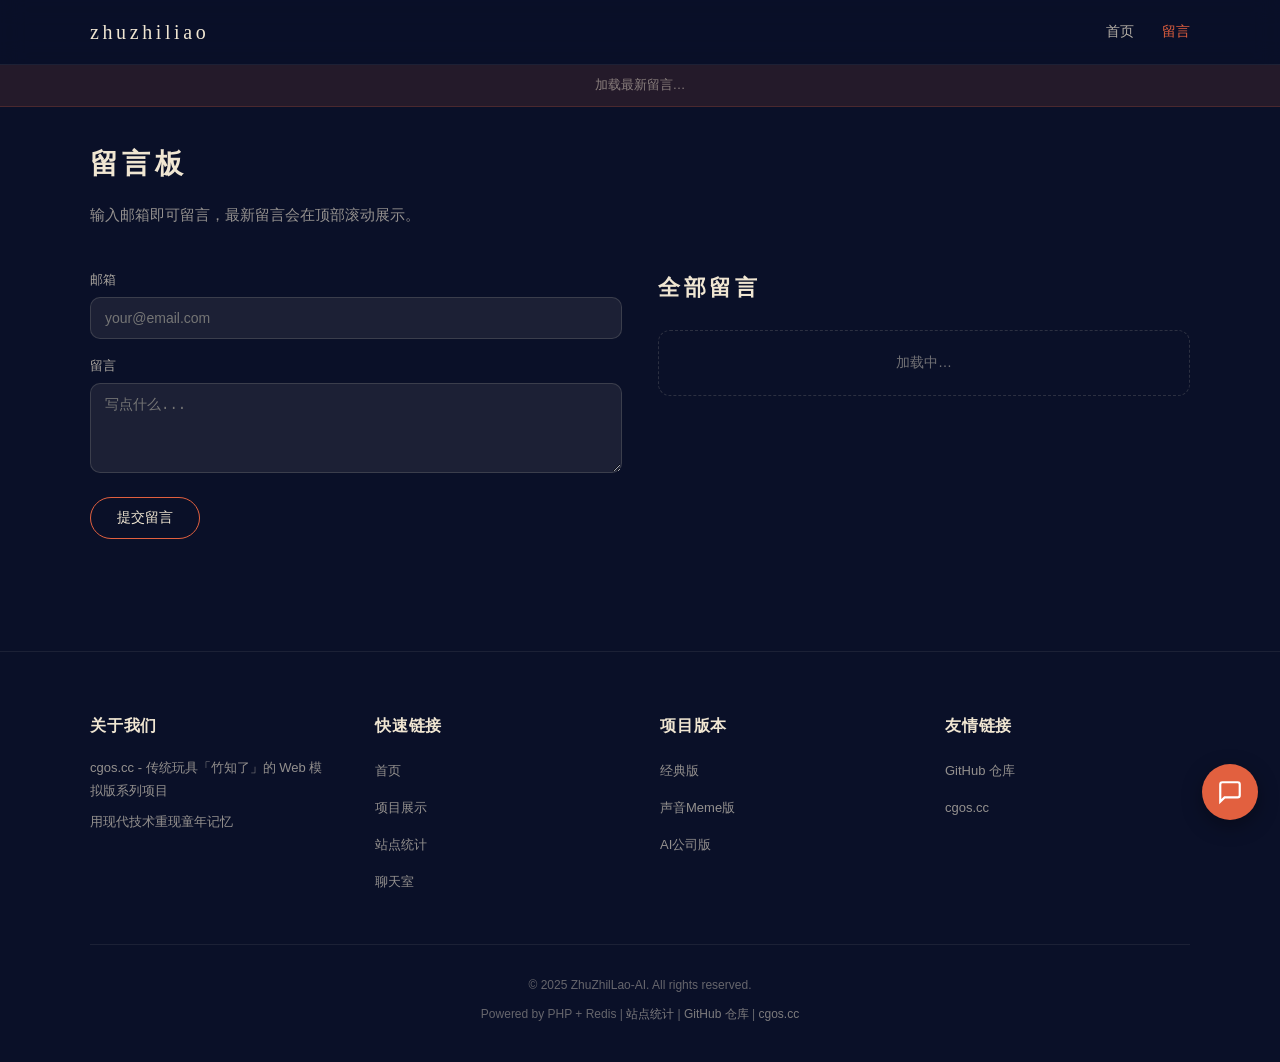
<file: guestbook.html>
<!DOCTYPE html>
<html lang="zh-CN">
<head>
<meta charset="UTF-8">
<meta name="viewport" content="width=device-width, initial-scale=1.0, maximum-scale=1.0, user-scalable=no, viewport-fit=cover">
<meta name="theme-color" content="#0a1028">
<meta name="description" content="cgos.cc 留言板：留下你的想法，顶部滚动展示最新留言。">
<title>留言板 · cgos.cc</title>
<link rel="stylesheet" href="assets/main.css">
<link rel="stylesheet" href="assets/chat-widget.css">
<style>
  /* 顶部滚动留言条 */
  .ticker-wrap{
    position:fixed; top:64px; left:0; right:0; z-index:40;
    background:rgba(226,96,63,.12); border-bottom:1px solid rgba(226,96,63,.2);
    overflow:hidden; padding:10px 0;
  }
  .ticker-track{
    display:flex; white-space:nowrap; animation:ticker 24s linear infinite;
  }
  .ticker-item{
    display:inline-flex; align-items:center; gap:10px;
    padding:0 40px; font-size:14px; color:rgba(240,230,210,.85);
  }
  .ticker-item .email{ color:var(--accent); font-weight:500; }
  .ticker-item .dot{ width:5px; height:5px; border-radius:50%; background:var(--accent); }
  .ticker-empty{ width:100%; text-align:center; color:rgba(240,230,210,.5); font-size:13px; }
  @keyframes ticker{ 0%{ transform:translateX(0); } 100%{ transform:translateX(-50%); } }

  /* 主内容区给滚动条留出空间 */
  .gb-main{ padding-top:140px; }
  @media (max-width:800px){ .gb-main{ padding-top:120px; } }
</style>
</head>
<body>

<header>
  <div class="container">
    <nav>
      <div class="logo"><a href="./">zhuzhiliao</a></div>
      <div class="nav-links" id="nav-links">
        <a href="./">首页</a>
        <a href="guestbook.html" class="active">留言</a>
      </div>
      <button class="menu-btn" id="menu-btn" aria-label="menu">☰</button>
    </nav>
  </div>
</header>

<div class="ticker-wrap">
  <div class="container" style="overflow:hidden;">
    <div id="ticker" class="ticker-track"><span class="ticker-empty">加载最新留言…</span></div>
  </div>
</div>

<section class="gb-main">
  <div class="container">
    <h2 class="section-title">留言板</h2>
    <p class="section-sub">输入邮箱即可留言，最新留言会在顶部滚动展示。</p>
    <div class="two-col">
      <div>
        <form id="guestbook-form">
          <div class="form-group">
            <label for="gb-email">邮箱</label>
            <input type="email" id="gb-email" required placeholder="your@email.com">
          </div>
          <div class="form-group">
            <label for="gb-message">留言</label>
            <textarea id="gb-message" required maxlength="500" placeholder="写点什么..."></textarea>
          </div>
          <button type="submit" class="btn">提交留言</button>
          <div class="msg" id="gb-msg"></div>
        </form>
      </div>
      <div>
        <h2 class="section-title" style="font-size:22px;">全部留言</h2>
        <div class="list" id="guestbook-list"><div class="list-empty">加载中…</div></div>
      </div>
    </div>
  </div>
</section>

<footer>
  <div class="container">
    <div class="footer-content">
      <div class="footer-section">
        <h3>关于我们</h3>
        <p>cgos.cc - 传统玩具「竹知了」的 Web 模拟版系列项目</p>
        <p>用现代技术重现童年记忆</p>
      </div>
      <div class="footer-section">
        <h3>快速链接</h3>
        <ul>
          <li><a href="index.html">首页</a></li>
          <li><a href="index.html#projects">项目展示</a></li>
          <li><a href="index.html#stats">站点统计</a></li>
          <li><a href="index.html#chat">聊天室</a></li>
        </ul>
      </div>
      <div class="footer-section">
        <h3>项目版本</h3>
        <ul>
          <li><a href="zhuzhiliao/">经典版</a></li>
          <li><a href="zhuzhiliao-meme/">声音Meme版</a></li>
          <li><a href="zhuzhiliao-ai/">AI公司版</a></li>
        </ul>
      </div>
      <div class="footer-section">
        <h3>友情链接</h3>
        <ul>
          <li><a href="https://github.com/wuxiumu/ZhuZhilLao-AI" target="_blank">GitHub 仓库</a></li>
          <li><a href="https://cgos.cc" target="_blank">cgos.cc</a></li>
        </ul>
      </div>
    </div>
    <div class="footer-bottom" id="footer-bottom">
      <!-- 动态内容由 JavaScript 生成 -->
    </div>
  </div>
</footer>

<script src="assets/config.js"></script>
<script>
// 动态生成底部版权信息
(function() {
  const config = window.CGOS_CONFIG || {};
  const footer = config.FOOTER || {};
  const footerBottom = document.getElementById('footer-bottom');

  if (footerBottom) {
    let linksHtml = '';
    if (footer.links && footer.links.length > 0) {
      linksHtml = footer.links.map(link =>
        `<a href="${link.url}" target="${link.target || '_blank'}">${link.text}</a>`
      ).join(' | ');
    }

    footerBottom.innerHTML = `
      <p>${footer.copyright || '© 2024 cgos.cc. All rights reserved.'}</p>
      <p>${footer.poweredBy || 'Powered by PHP + Redis'}${footer.statsUrl ? ` | <a href="${footer.statsUrl}" target="_blank">站点统计</a>` : ''}${linksHtml ? ` | ${linksHtml}` : ''}</p>
    `;
  }
})();
</script>
<script src="assets/main.js"></script>
<script src="assets/chat-widget.js"></script>

<!-- 51.la 统计 -->
<script charset="UTF-8" id="LA_COLLECT" src="//sdk.51.la/js-sdk-pro.min.js"></script>
<script>LA.init({id:"LHETeCfzp9s5E0UD",ck:"LHETeCfzp9s5E0UD"})</script>
</body>
</html>
</file>
<file: assets/main.css>
/* cgos.cc 项目展示首页样式 */
:root{
  --ink:#0a1028;
  --paper:#f0e6d2;
  --accent:#e2603f;
  --accent-dim:#b34a30;
  --bamboo:#a8b06a;
  --serif:"Songti SC","Noto Serif SC","Noto Serif CJK SC","STSong","SimSun",serif;
  --sans:-apple-system,BlinkMacSystemFont,"Segoe UI",Roboto,"Helvetica Neue",Arial,sans-serif;
}
*{ margin:0; padding:0; box-sizing:border-box; }
html{ scroll-behavior:smooth; }
body{
  background:var(--ink);
  color:var(--paper);
  font-family:var(--sans);
  line-height:1.7;
  -webkit-font-smoothing:antialiased;
}
a{ color:var(--accent); text-decoration:none; }
a:hover{ text-decoration:underline; }
.container{ width:min(1100px, 92vw); margin:0 auto; }

/* 顶部导航 */
header{
  position:fixed; top:0; left:0; right:0; z-index:50;
  background:rgba(10,16,40,.85);
  backdrop-filter:blur(12px);
  border-bottom:1px solid rgba(240,230,210,.08);
}
nav{ display:flex; align-items:center; justify-content:space-between; height:64px; }
.logo{ font-family:var(--serif); font-size:20px; letter-spacing:.18em; color:var(--paper); }
.logo a{ color:var(--paper); }
.nav-links{ display:flex; gap:28px; font-size:14px; }
.nav-links a{ color:rgba(240,230,210,.75); transition:color .2s; padding:4px 0; }
.nav-links a:hover, .nav-links a.active{ color:var(--accent); text-decoration:none; }
.menu-btn{ display:none; background:none; border:none; color:var(--paper); font-size:24px; cursor:pointer; padding:8px; }

/* Hero */
.hero{
  min-height:100vh; display:flex; align-items:center; justify-content:center;
  padding:120px 0 80px; text-align:center; position:relative; overflow:hidden;
}
.hero::before{
  content:""; position:absolute; inset:0;
  background:radial-gradient(circle at 50% 30%, rgba(226,96,63,.12), transparent 55%),
             radial-gradient(circle at 80% 80%, rgba(168,176,106,.06), transparent 40%);
  pointer-events:none;
}
.hero h1{
  font-family:var(--serif); font-size:clamp(42px,8vw,88px);
  letter-spacing:.22em; color:var(--paper); margin-bottom:18px;
}
.hero h1 span{ color:var(--accent); }
.hero p{ font-size:clamp(15px,2.2vw,20px); color:rgba(240,230,210,.75); max-width:620px; margin:0 auto 36px; }
.hero-actions{ display:flex; align-items:center; justify-content:center; gap:12px; flex-wrap:wrap; }
.cta{
  display:inline-flex; align-items:center; gap:10px;
  padding:14px 34px; border-radius:999px; border:1px solid var(--accent);
  color:var(--paper); font-size:15px; letter-spacing:.12em;
  transition:all .25s; background:transparent; cursor:pointer;
}
.cta:hover{ background:var(--accent); color:#fff; text-decoration:none; }
.cta-create{ background:var(--accent); color:#fff; }
.cta-create:hover{ background:#f07150; box-shadow:0 8px 30px rgba(226,96,63,.25); }
.cta svg{ width:18px; height:18px; }

/* 卡片通用 */
section{ padding:80px 0; }
section.alt{ background:rgba(240,230,210,.03); }
.section-title{
  font-family:var(--serif); font-size:28px; letter-spacing:.16em; margin-bottom:14px;
}
.section-sub{ color:rgba(240,230,210,.6); margin-bottom:42px; font-size:15px; }
.card-grid{ display:grid; gap:24px; grid-template-columns:repeat(auto-fit, minmax(260px,1fr)); }
.card{
  background:rgba(240,230,210,.05); border:1px solid rgba(240,230,210,.1);
  border-radius:16px; padding:26px; transition:transform .2s, border-color .2s;
}
.card:hover{ border-color:rgba(226,96,63,.35); transform:translateY(-4px); }
.card h3{ font-family:var(--serif); font-size:18px; margin-bottom:10px; color:var(--accent); }
.card p{ font-size:14px; color:rgba(240,230,210,.7); }

/* 项目展示 */
.project{ display:grid; grid-template-columns:1.2fr 1fr; gap:48px; align-items:center; }
.project-visual{
  aspect-ratio:16/10; border-radius:18px; overflow:hidden;
  border:1px solid rgba(240,230,210,.12); background:rgba(0,0,0,.2);
  position:relative; display:block;
}
.project-visual img{ width:100%; height:100%; object-fit:cover; display:block; transition:transform .6s; }
.project-visual:hover img{ transform:scale(1.04); }
.project-visual .play{
  position:absolute; inset:0; display:flex; align-items:center; justify-content:center;
  background:rgba(10,16,40,.35); opacity:0; transition:opacity .3s; pointer-events:none;
}
.project-visual:hover .play{ opacity:1; }
.play span{
  padding:10px 24px; border-radius:999px; border:1px solid var(--paper);
  color:var(--paper); font-size:14px; letter-spacing:.12em; backdrop-filter:blur(4px);
}
.project-info h2{ font-family:var(--serif); font-size:32px; margin-bottom:18px; }
.project-info p{ color:rgba(240,230,210,.75); margin-bottom:18px; }
.tag-list{ display:flex; flex-wrap:wrap; gap:8px; margin-top:14px; }
.tag{ font-size:12px; padding:4px 12px; border-radius:999px; border:1px solid rgba(240,230,210,.2); color:rgba(240,230,210,.7); }

/* 统计 */
.stats-grid{ display:grid; grid-template-columns:repeat(4,1fr); gap:18px; }
.stat-card{ text-align:center; padding:24px; border-radius:14px; background:rgba(240,230,210,.05); border:1px solid rgba(240,230,210,.1); }
.stat-card .num{ font-family:var(--serif); font-size:36px; color:var(--accent); min-height:44px; }
.stat-card .num.loading{ animation:pulse 1.4s ease-in-out infinite; opacity:.5; }
.stat-card .label{ font-size:13px; color:rgba(240,230,210,.6); margin-top:6px; }
@keyframes pulse{ 0%,100%{ opacity:.5; } 50%{ opacity:1; } }

/* 表单与列表 */
.form-group{ margin-bottom:16px; }
.form-group label{ display:block; font-size:13px; color:rgba(240,230,210,.7); margin-bottom:6px; }
.form-group input, .form-group textarea{
  width:100%; padding:12px 14px; border-radius:10px;
  background:rgba(240,230,210,.08); border:1px solid rgba(240,230,210,.15);
  color:var(--paper); font-size:14px; outline:none; transition:border-color .2s, background .2s;
}
.form-group input:focus, .form-group textarea:focus{ border-color:var(--accent); background:rgba(240,230,210,.1); }
.form-group textarea{ min-height:90px; resize:vertical; }
.btn{
  padding:11px 26px; border-radius:999px; border:1px solid var(--accent);
  background:transparent; color:var(--paper); font-size:14px; cursor:pointer; transition:all .2s;
}
.btn:hover{ background:var(--accent); color:#fff; }
.btn:disabled{ opacity:.5; cursor:not-allowed; }
.msg{ margin-top:12px; font-size:13px; color:var(--bamboo); min-height:20px; }
.msg.error{ color:var(--accent); }

.list{ margin-top:24px; display:flex; flex-direction:column; gap:14px; }
.list-item{
  padding:14px 16px; border-radius:12px; background:rgba(240,230,210,.05);
  border:1px solid rgba(240,230,210,.08); animation:fadeIn .35s ease;
}
.list-item .meta{ display:flex; justify-content:space-between; font-size:12px; color:rgba(240,230,210,.5); margin-bottom:6px; }
.list-item .body{ font-size:14px; color:rgba(240,230,210,.85); word-break:break-word; }
.list-empty{ padding:20px; text-align:center; color:rgba(240,230,210,.45); font-size:14px; border:1px dashed rgba(240,230,210,.15); border-radius:12px; }
.two-col{ display:grid; grid-template-columns:1fr 1fr; gap:36px; }
@keyframes fadeIn{ from{ opacity:0; transform:translateY(6px); } to{ opacity:1; transform:translateY(0); } }

/* 页脚 */
footer{
  padding:60px 0 30px;
  border-top:1px solid rgba(240,230,210,.08);
  background:rgba(10,16,40,.5);
}
.footer-content{
  display:grid;
  grid-template-columns:repeat(4,1fr);
  gap:40px;
  margin-bottom:40px;
}
.footer-section h3{
  font-family:var(--serif);
  font-size:16px;
  color:var(--paper);
  margin-bottom:16px;
  letter-spacing:.05em;
}
.footer-section p{
  font-size:13px;
  color:rgba(240,230,210,.6);
  line-height:1.8;
  margin-bottom:8px;
}
.footer-section ul{
  list-style:none;
}
.footer-section ul li{
  margin-bottom:10px;
}
.footer-section ul li a{
  font-size:13px;
  color:rgba(240,230,210,.6);
  transition:color .2s;
}
.footer-section ul li a:hover{
  color:var(--accent);
  text-decoration:none;
}
.footer-bottom{
  padding-top:30px;
  border-top:1px solid rgba(240,230,210,.08);
  text-align:center;
}
.footer-bottom p{
  font-size:12px;
  color:rgba(240,230,210,.4);
  margin-bottom:8px;
}
.footer-bottom a{
  color:rgba(240,230,210,.5);
}
.footer-bottom a:hover{
  color:var(--accent);
}

@media (max-width:800px){
  .nav-links{
    display:none; position:fixed; top:64px; left:0; right:0;
    flex-direction:column; gap:0; padding:12px 0;
    background:rgba(10,16,40,.95); border-bottom:1px solid rgba(240,230,210,.1);
  }
  .nav-links.open{ display:flex; }
  .nav-links a{ padding:14px 24px; }
  .menu-btn{ display:block; }
  .project, .two-col{ grid-template-columns:1fr; }
  .stats-grid{ grid-template-columns:repeat(2,1fr); }
  .footer-content{ grid-template-columns:repeat(2,1fr); gap:30px; }
}
@media (max-width:500px){
  .footer-content{ grid-template-columns:1fr; gap:24px; }
}
</file>
<file: assets/chat-widget.css>
/* 聊天室弹窗组件 */

.cgw-hidden{ display:none !important; }

/* 浮动图标 */
.cgw-fab{
  position:fixed; right:22px; bottom:calc(22px + env(safe-area-inset-bottom));
  width:56px; height:56px; border-radius:50%;
  background:var(--accent, #e2603f); color:#fff;
  display:flex; align-items:center; justify-content:center;
  box-shadow:0 6px 20px rgba(0,0,0,.35);
  cursor:pointer; z-index:1000; border:none; outline:none;
  transition:transform .2s, background .2s;
  bottom:calc(80px + env(safe-area-inset-bottom));
}
.cgw-fab:hover{ transform:scale(1.05); background:var(--accent-dim, #b34a30); }
.cgw-fab svg{ width:26px; height:26px; }

.cgw-badge{
  position:absolute; top:-2px; right:-2px; min-width:20px; height:20px;
  background:#fff; color:var(--accent, #e2603f); border-radius:999px;
  font-size:12px; font-weight:700; display:flex; align-items:center; justify-content:center;
  padding:0 5px; border:2px solid var(--accent, #e2603f);
}
.cgw-badge.cgw-hidden{ display:none !important; }

/* 弹窗遮罩 */
.cgw-overlay{
  position:fixed; top:0; left:0; right:0; bottom:0; z-index:2000;
  background:rgba(10,16,40,.88); backdrop-filter:blur(6px);
  display:flex; align-items:center; justify-content:center;
  opacity:0; pointer-events:none; transition:opacity .25s;
}
.cgw-overlay.open{ opacity:1; pointer-events:auto; }

/* 弹窗容器 */
.cgw-modal{
  width:92vw; max-width:620px;
  height:88vh; max-height:760px;
  background:var(--ink, #0a1028); border:1px solid rgba(240,230,210,.12);
  border-radius:18px; display:flex; flex-direction:column; overflow:hidden;
  box-shadow:0 24px 80px rgba(0,0,0,.5);
  transform:scale(.96); transition:transform .25s;
}
.cgw-overlay.open .cgw-modal{ transform:scale(1); }

/* 弹窗头部 */
.cgw-header{
  padding:16px 20px; border-bottom:1px solid rgba(240,230,210,.1);
  display:flex; align-items:center; justify-content:space-between;
}
.cgw-header h3{
  font-family:var(--serif, "Songti SC", serif); font-size:18px; letter-spacing:.12em;
  color:var(--paper, #f0e6d2); margin:0;
}
.cgw-close{
  background:none; border:none; color:rgba(240,230,210,.7); cursor:pointer;
  width:34px; height:34px; display:flex; align-items:center; justify-content:center;
  border-radius:50%; transition:background .2s, color .2s;
}
.cgw-close:hover{ background:rgba(240,230,210,.1); color:var(--paper, #f0e6d2); }
.cgw-close svg{ width:20px; height:20px; }

/* 消息列表 */
.cgw-body{
  flex:1; overflow-y:auto; padding:18px; scroll-behavior:smooth;
}
.cgw-empty{
  text-align:center; color:rgba(240,230,210,.45); padding:40px 0; font-size:14px;
}
.cgw-message{
  margin-bottom:14px; animation:cgwFadeIn .35s ease;
}
.cgw-message:last-child{ margin-bottom:0; }
.cgw-message-meta{
  display:flex; justify-content:space-between; font-size:12px; color:rgba(240,230,210,.5); margin-bottom:4px;
}
.cgw-message-body{
  font-size:14px; color:rgba(240,230,210,.9); line-height:1.6; word-break:break-word;
  background:rgba(240,230,210,.06); padding:10px 14px; border-radius:12px;
}
.cgw-message.self .cgw-message-body{ background:rgba(226,96,63,.18); }
@keyframes cgwFadeIn{ from{ opacity:0; transform:translateY(6px); } to{ opacity:1; transform:translateY(0); } }

/* 输入区 */
.cgw-footer{
  padding:14px 18px 18px; border-top:1px solid rgba(240,230,210,.1);
}
.cgw-input-wrap{ display:flex; gap:10px; }
.cgw-input{
  flex:1; background:rgba(240,230,210,.08); border:1px solid rgba(240,230,210,.15);
  color:var(--paper, #f0e6d2); border-radius:10px; padding:11px 14px; font-size:14px; outline:none;
}
.cgw-input:focus{ border-color:var(--accent, #e2603f); }
.cgw-send{
  padding:10px 22px; border-radius:10px; border:1px solid var(--accent, #e2603f);
  background:transparent; color:var(--paper, #f0e6d2); cursor:pointer; font-size:14px;
  transition:all .2s;
}
.cgw-send:hover{ background:var(--accent, #e2603f); color:#fff; }
.cgw-send:disabled{ opacity:.5; cursor:not-allowed; }
.cgw-msg{ margin-top:8px; font-size:12px; min-height:18px; color:var(--bamboo, #a8b06a); }
.cgw-msg.error{ color:var(--accent, #e2603f); }

@media (max-width:600px){
  .cgw-modal{ width:100vw; height:100vh; border-radius:0; }
}
</file>
<file: zhuzhiliao-ai/css/style.css>
:root{
    --ink:#0a1028;
    --paper:#f0e6d2;
    --accent:#e2603f;
    --accent-dim:#b34a30;
    --bamboo:#a8b06a;
    --serif:"Songti SC","Noto Serif SC","Noto Serif CJK SC","STSong","SimSun",serif;
  }
  *{ margin:0; padding:0; box-sizing:border-box; }
  html,body{
    height:100%; overflow:hidden; background:var(--ink);
    overscroll-behavior:none;
    -webkit-user-select:none; user-select:none;
    -webkit-tap-highlight-color:transparent;
  }
  canvas#cv{
    position:fixed; inset:0; display:block;
    touch-action:none; cursor:grab;
  }
  canvas#cv.holding{ cursor:grabbing; }

  /* —— 竖排标题 —— */
  .masthead{
    position:fixed;
    top:calc(26px + env(safe-area-inset-top));
    left:calc(20px + env(safe-area-inset-left));
    display:flex; gap:14px; pointer-events:none;
    color:var(--paper); font-family:var(--serif);
  }
  .masthead h1{
    writing-mode:vertical-rl;
    font-size:clamp(42px, 7.5vh, 66px);
    font-weight:700; letter-spacing:.32em;
    text-shadow:0 0 24px rgba(255,170,100,.25);
  }
  .masthead .sub{
    writing-mode:vertical-rl;
    font-size:clamp(12px, 1.8vh, 15px);
    letter-spacing:.5em; opacity:.62; padding-top:10px;
  }
  .masthead .seal{
    writing-mode:vertical-rl;
    align-self:flex-start;
    font-size:11px; letter-spacing:.28em;
    color:var(--ink); background:var(--accent);
    padding:8px 3px; border-radius:3px; opacity:.92;
  }

  /* —— 声音主题切换 —— */
  .theme-picker{
    position:fixed;
    top:calc(24px + env(safe-area-inset-top));
    left:50%; transform:translateX(-50%);
    z-index:4; display:flex; align-items:center; gap:12px;
    max-width:min(66vw, 760px);
    color:var(--paper); font-family:var(--serif);
  }
  .theme-kicker{
    flex:none; font-size:10px; letter-spacing:.28em; opacity:.48;
    writing-mode:vertical-rl;
  }
  .theme-tabs{
    display:flex; align-items:center; gap:7px;
    overflow-x:auto; scrollbar-width:none; padding:3px;
  }
  .theme-tabs::-webkit-scrollbar{ display:none; }
  .theme-tab{
    flex:none; display:inline-flex; align-items:center; gap:7px;
    padding:8px 12px 8px 10px;
    color:var(--paper); background:rgba(12,17,39,.46);
    border:1px solid rgba(240,230,210,.2); border-radius:4px;
    font:inherit; font-size:12px; letter-spacing:.16em;
    cursor:pointer; opacity:.62; transition:all .25s ease;
    touch-action:manipulation;
  }
  .theme-tab .swatch{
    width:8px; height:8px; border-radius:50%; background:var(--tab-accent);
    box-shadow:0 0 10px var(--tab-accent); flex:none;
  }
  .theme-tab:hover,.theme-tab:focus-visible{ opacity:1; border-color:var(--tab-accent); outline:none; }
  .theme-tab.active{
    opacity:1; color:#101323; background:var(--tab-accent);
    border-color:var(--tab-accent); box-shadow:0 0 20px color-mix(in srgb, var(--tab-accent) 34%, transparent);
  }
  .theme-tab.active .swatch{ background:currentColor; box-shadow:none; }
  .theme-tab.switching{ animation:themeFlash .42s ease both; }
  @keyframes themeFlash{ 50%{ transform:translateY(3px) scale(.96); opacity:.35; } }

  /* —— 底部提示 —— */
  .hint{
    position:fixed; left:50%; bottom:calc(9vh + env(safe-area-inset-bottom));
    transform:translateX(-50%);
    display:flex; align-items:center; gap:12px;
    padding:11px 24px; border-radius:999px;
    color:var(--paper); font-family:var(--serif);
    font-size:15px; letter-spacing:.22em; white-space:nowrap;
    background:rgba(14,20,44,.55);
    border:1px solid rgba(240,230,210,.18);
    backdrop-filter:blur(6px); -webkit-backdrop-filter:blur(6px);
    pointer-events:none;
    animation:bob 3.2s ease-in-out infinite;
    transition:opacity 1.2s ease;
  }
  .hint .snd{ font-size:12px; opacity:.55; letter-spacing:.1em; }
  .hint svg{ flex:none; opacity:.85; animation:spin 2.6s linear infinite; }
  .hint.gone{ opacity:0; }
  @keyframes bob{ 0%,100%{transform:translateX(-50%) translateY(0)} 50%{transform:translateX(-50%) translateY(-7px)} }
  @keyframes spin{ to{ transform:rotate(360deg);} }

  /* —— 右下控制 —— */
  .panel{
    position:fixed; right:calc(18px + env(safe-area-inset-right));
    bottom:calc(18px + env(safe-area-inset-bottom));
    display:flex; flex-direction:column; align-items:flex-end; gap:12px;
    font-family:var(--serif); color:var(--paper);
  }
  .meter{ text-align:right; line-height:1.15; }
  .meter b{
    font-size:30px; font-weight:700; font-variant-numeric:tabular-nums;
    color:#ffcf9e; text-shadow:0 0 14px rgba(255,180,110,.35);
  }
  .meter label{ display:block; font-size:11px; letter-spacing:.32em; opacity:.55; }
  .panel button{
    font-family:var(--serif); font-size:14px; letter-spacing:.3em;
    padding:10px 18px 10px 22px; border-radius:999px;
    color:var(--paper); background:rgba(14,20,44,.55);
    border:1px solid rgba(226,96,63,.55);
    backdrop-filter:blur(6px); -webkit-backdrop-filter:blur(6px);
    cursor:pointer; transition:all .25s ease;
    touch-action:manipulation;
  }
  .panel button:hover{ border-color:var(--accent); box-shadow:0 0 18px rgba(226,96,63,.25); }
  .panel button.on{
    background:var(--accent); border-color:var(--accent); color:#1b0f0a;
    box-shadow:0 0 26px rgba(226,96,63,.5);
  }
  .motion-button{ display:none; }

  /* —— 首次开声引导(仅触屏 & 音频未解锁时) —— */
  .unlock{
    position:fixed; left:50%; top:26%; transform:translateX(-50%);
    padding:12px 26px; border-radius:999px;
    font-family:var(--serif); font-size:15px; letter-spacing:.2em;
    color:#1b0f0a; background:var(--accent);
    box-shadow:0 0 30px rgba(226,96,63,.55);
    cursor:pointer; z-index:5; white-space:nowrap;
    animation:pulse 1.8s ease-in-out infinite;
    transition:opacity .5s ease;
  }
  .unlock.gone{ opacity:0; pointer-events:none; }
  @keyframes pulse{
    0%,100%{ transform:translateX(-50%) scale(1); }
    50%{ transform:translateX(-50%) scale(1.06); }
  }

  /* —— GitHub 开源角标 —— */
  .ghlink{
    position:fixed;
    top:calc(24px + env(safe-area-inset-top));
    right:calc(20px + env(safe-area-inset-right));
    font-family:var(--serif); font-size:12px; letter-spacing:.26em;
    color:var(--paper); opacity:.5; text-decoration:none;
    border:1px solid rgba(240,230,210,.35); border-radius:999px;
    padding:6px 12px 6px 15px;
    transition:all .25s ease;
  }
  .ghlink:hover{ opacity:1; border-color:var(--accent); color:#ffcf9e; box-shadow:0 0 16px rgba(226,96,63,.25); }

  /* —— 本站实时统计 —— */
  .stats{
    position:fixed;
    left:50%; bottom:calc(8px + env(safe-area-inset-bottom));
    transform:translateX(-50%);
    font-family:var(--serif); font-size:11px; letter-spacing:.14em;
    color:var(--paper); opacity:.62; white-space:nowrap;
    pointer-events:none; z-index:2;
  }
  .stats b{
    color:#ffcf9e; font-weight:700; font-variant-numeric:tabular-nums;
  }
  .stats.is-loading{ opacity:.4; }

  /* —— 左下注脚 —— */
  .lore{
    position:fixed;
    left:calc(22px + env(safe-area-inset-left));
    bottom:calc(22px + env(safe-area-inset-bottom));
    pointer-events:none;
    font-family:var(--serif); font-size:11.5px; letter-spacing:.24em;
    color:var(--paper); opacity:.42; line-height:2;
  }
  .theme-note{
    position:fixed; left:50%; top:calc(65% + env(safe-area-inset-top));
    transform:translate(-50%,-50%); max-width:min(66vw, 460px);
    text-align:center; pointer-events:none;
    color:var(--paper); font-family:var(--serif); font-size:12px;
    letter-spacing:.16em; line-height:1.8; opacity:0;
    transition:opacity .4s ease; text-wrap:balance;
  }
  .theme-note.show{ opacity:.58; }
  .theme-quote-label{ opacity:.7; font-size:.9em; }
  .share-menu{
    position:fixed; top:50%; left:50%; transform:translate(-50%,-50%);
    background:rgba(8,12,14,.95); backdrop-filter:blur(12px); -webkit-backdrop-filter:blur(12px);
    padding:20px; border-radius:12px; border:1px solid var(--ui-line);
    z-index:9999; min-width:240px;
  }
  .share-menu-title{
    color:var(--ui-paper); font-size:14px; margin-bottom:16px; text-align:center;
  }
  .share-menu-button{
    display:block; width:100%; padding:12px; margin:8px 0;
    background:rgba(240,230,210,.08); border:1px solid var(--ui-line);
    border-radius:6px; color:var(--ui-paper); font-size:13px;
    cursor:pointer; transition:all .2s;
  }
  .share-menu-button:hover{
    background:var(--accent); color:var(--ui-ink);
  }
  .share-menu-close{
    display:block; width:100%; padding:12px; margin-top:16px;
    background:transparent; border:1px solid var(--ui-line);
    border-radius:6px; color:var(--ui-muted); font-size:13px;
    cursor:pointer;
  }
  .copy-buffer{
    position:fixed; opacity:0;
  }

  @media (max-width:640px){
    .lore{ display:none; }
    .masthead h1{ font-size:clamp(40px, 6.5vh, 58px); }
    .ghlink{ font-size:10.5px; padding:5px 10px 5px 13px; }
    .theme-picker{
      top:calc(100px + env(safe-area-inset-top)); left:12px; right:10px;
      transform:none; max-width:none; gap:8px; align-items:flex-end;
    }
    .theme-kicker{ font-size:9px; writing-mode:horizontal-tb; }
    .theme-row{ flex-wrap:nowrap; }
    .theme-tab{ padding:7px 10px 7px 8px; font-size:11px; letter-spacing:.1em; }
    .hint{
      font-size:13px; letter-spacing:.14em; padding:10px 18px;
      bottom:calc(132px + env(safe-area-inset-bottom));   /* 避开右下控制区 */
    }
    .hint .snd{ display:none; }
    .stats{
      left:calc(12px + env(safe-area-inset-left));
      transform:none; bottom:calc(14px + env(safe-area-inset-bottom));
      max-width:58vw; white-space:normal; line-height:2; text-align:left;
    }
    .theme-note{ top:62%; max-width:76vw; font-size:11px; }
  }
  @media (prefers-reduced-motion:reduce){
    .hint, .hint svg{ animation:none; }
  }

  :root{
    --ui-ink:#080b0d;
    --ui-paper:#f2f4eb;
    --ui-muted:rgba(242,244,235,.55);
    --ui-line:rgba(242,244,235,.18);
    --ui-mono:"SFMono-Regular","Roboto Mono","Inter",monospace;
    --ui-display:"Arial Narrow","Helvetica Neue",Arial,sans-serif;
  }
  html,body{ background:var(--ui-ink); color:var(--ui-paper); }
  body{ font-family:var(--ui-mono); isolation:isolate; }
  body::before{
    content:""; position:fixed; inset:0; z-index:-2; pointer-events:none;
    background:
      radial-gradient(circle at 50% 42%, rgba(154,219,94,.12), transparent 26%),
      linear-gradient(125deg, #080b0d 0%, #10161a 48%, #070a0c 100%);
  }
  body::after{
    content:""; position:fixed; inset:0; z-index:1; pointer-events:none; opacity:.12;
    background-image:
      linear-gradient(rgba(255,255,255,.05) 1px, transparent 1px),
      linear-gradient(90deg, rgba(255,255,255,.05) 1px, transparent 1px);
    background-size:48px 48px; mask-image:linear-gradient(to bottom, black, transparent 92%);
  }
  .scanline{
    display:none;
    position:fixed; inset:0; z-index:2; pointer-events:none; opacity:.12;
    background:linear-gradient(to bottom, transparent 0%, rgba(191,250,103,.18) 50%, transparent 51%);
    background-size:100% 220px; mix-blend-mode:screen; animation:scanline 9s linear infinite;
  }
  @keyframes scanline{ from{background-position:0 -220px} to{background-position:0 calc(100% + 220px)} }

  canvas#cv{ z-index:0; opacity:.72; filter:saturate(.72) contrast(1.15) brightness(.88); }

  .masthead{
    position:fixed; z-index:5; top:calc(28px + env(safe-area-inset-top));
    left:calc(5vw + env(safe-area-inset-left)); right:calc(5vw + env(safe-area-inset-right));
    display:flex; align-items:flex-start; justify-content:space-between; gap:20px;
    color:var(--ui-paper); font-family:var(--ui-mono); pointer-events:none;
  }
  .brand-lockup{ display:flex; flex-direction:column; gap:8px; }
  .brand-code{ color:var(--ui-muted); font-size:10px; letter-spacing:.18em; }
  .brand-line{ display:flex; align-items:center; gap:14px; }
  .masthead h1{
    writing-mode:horizontal-tb; color:var(--ui-paper); font-family:var(--ui-display);
    font-size:clamp(34px,5.2vw,68px); line-height:.9; letter-spacing:-.09em;
    font-weight:800; text-shadow:0 0 28px color-mix(in srgb, var(--accent) 28%, transparent);
  }
  .masthead .sub{ writing-mode:horizontal-tb; padding:0; color:var(--ui-muted); font-size:12px; letter-spacing:.08em; }
  .masthead .seal{
    writing-mode:horizontal-tb; align-self:center; color:var(--ui-ink); background:var(--accent);
    border-radius:2px; padding:5px 7px; font-size:9px; letter-spacing:.1em; opacity:.95;
  }
  .brand-status{ position:absolute; top:38px; right:0; display:flex; align-items:center; gap:8px; color:var(--ui-muted); font-size:9px; letter-spacing:.16em; padding-top:4px; }
  .live-dot{ width:7px; height:7px; border-radius:50%; background:var(--accent); box-shadow:0 0 0 4px color-mix(in srgb, var(--accent) 18%, transparent), 0 0 16px var(--accent); animation:livePulse 1.8s ease-in-out infinite; }
  @keyframes livePulse{ 50%{ opacity:.45; transform:scale(.72); } }

  .theme-picker{
    position:fixed; z-index:6; top:calc(90px + env(safe-area-inset-top)); left:auto; right:calc(5vw + env(safe-area-inset-right));
    transform:none; display:flex; flex-direction:column; align-items:flex-end; gap:8px; max-width:48vw; color:var(--ui-paper); font-family:var(--ui-mono);
  }
  .theme-kicker{ flex:none; writing-mode:horizontal-tb; color:var(--ui-muted); font-size:9px; letter-spacing:.12em; }
  .theme-tabs{ display:flex; flex-direction:column; gap:6px; padding:2px; }
  .theme-row{ display:flex; gap:6px; overflow-x:auto; scrollbar-width:none; }
  .theme-row::-webkit-scrollbar{ display:none; }
  .theme-tab{
    flex:none; display:inline-flex; align-items:center; gap:7px; padding:8px 10px;
    color:var(--ui-paper); background:rgba(8,12,14,.72); border:1px solid var(--ui-line); border-radius:4px;
    font:inherit; font-size:10px; letter-spacing:.04em; cursor:pointer; opacity:.62; transition:transform .25s ease, opacity .25s ease, border-color .25s ease, background .25s ease;
    touch-action:manipulation; backdrop-filter:blur(12px); -webkit-backdrop-filter:blur(12px);
  }
  .theme-tab .swatch{ width:7px; height:7px; border-radius:50%; background:var(--tab-accent); box-shadow:0 0 10px var(--tab-accent); flex:none; }
  .theme-tab:hover,.theme-tab:focus-visible{ opacity:1; border-color:var(--tab-accent); outline:none; transform:translateY(-2px); }
  .theme-tab.active{ opacity:1; color:var(--ui-ink); background:var(--tab-accent); border-color:var(--tab-accent); box-shadow:0 0 18px color-mix(in srgb, var(--tab-accent) 30%, transparent); }
  .theme-tab.active .swatch{ background:currentColor; box-shadow:none; }

  .hint{
    position:fixed; z-index:4; left:calc(5vw + env(safe-area-inset-left)); top:54%; bottom:auto; transform:none;
    display:flex; flex-direction:column; align-items:flex-start; gap:9px; padding:0; color:var(--ui-paper);
    background:none; border:0; border-radius:0; font-family:var(--ui-mono); font-size:12px; letter-spacing:.05em; white-space:nowrap;
    pointer-events:none; animation:none; transition:opacity .45s ease, transform .45s ease;
  }
  .hint-line{ width:46px; height:1px; background:var(--accent); box-shadow:0 0 14px var(--accent); }
  .hint .snd{ order:2; display:block; color:var(--accent); font-size:10px; letter-spacing:.12em; opacity:.95; }
  .hint #hintCopy{ order:1; color:var(--ui-paper); font-family:var(--ui-display); font-size:clamp(18px,2.2vw,28px); font-weight:700; letter-spacing:-.03em; }
  .hint.gone{ opacity:0; transform:translateY(10px); }

  .panel{
    position:fixed; z-index:6; right:calc(5vw + env(safe-area-inset-right)); bottom:calc(6vh + env(safe-area-inset-bottom));
    display:flex; flex-direction:column; align-items:flex-end; gap:18px; color:var(--ui-paper); font-family:var(--ui-mono);
  }
  .meter{ display:flex; flex-direction:column; align-items:flex-end; gap:5px; line-height:1; text-align:right; }
  .meter-label{ color:var(--ui-muted); font-size:9px; letter-spacing:.16em; }
  .meter b{ color:var(--ui-paper); font-family:var(--ui-display); font-size:clamp(58px,8vw,104px); font-weight:800; letter-spacing:-.08em; line-height:.76; font-variant-numeric:tabular-nums; text-shadow:0 0 28px color-mix(in srgb, var(--accent) 25%, transparent); }
  .action-row{ display:flex; gap:8px; }
  .panel button{
    display:inline-flex; align-items:center; gap:8px; padding:10px 12px; color:var(--ui-paper); background:rgba(8,12,14,.54);
    border:1px solid var(--ui-line); border-radius:4px; font:inherit; font-size:10px; letter-spacing:.08em; cursor:pointer;
    transition:transform .2s ease, color .2s ease, border-color .2s ease, background .2s ease, box-shadow .2s ease; touch-action:manipulation;
    backdrop-filter:blur(12px); -webkit-backdrop-filter:blur(12px);
  }
  .panel button:hover,.panel button:focus-visible{ color:var(--accent); border-color:var(--accent); outline:none; transform:translateY(-2px); }
  .panel button.on{ color:var(--ui-ink); background:var(--accent); border-color:var(--accent); box-shadow:0 0 22px color-mix(in srgb, var(--accent) 35%, transparent); }
  .panel button.pulse{ animation:motionPulse .42s ease-in-out infinite alternate; }
  @keyframes motionPulse{ to{ box-shadow:0 0 24px color-mix(in srgb, var(--accent) 50%, transparent); transform:translateY(-2px); } }
  .button-mark{ color:var(--accent); font-size:15px; line-height:1; }
  .panel button.on .button-mark{ color:currentColor; }

  .lore{ position:fixed; z-index:4; left:calc(5vw + env(safe-area-inset-left)); bottom:calc(6vh + env(safe-area-inset-bottom)); color:var(--ui-muted); font-family:var(--ui-mono); font-size:10px; letter-spacing:.08em; line-height:1.9; pointer-events:none; }
  .theme-note{ position:fixed; z-index:4; left:50%; top:68%; transform:translate(-50%,-50%); max-width:min(45vw,500px); padding:12px 16px; border-left:2px solid var(--accent); color:var(--ui-paper); font-family:var(--ui-mono); font-size:11px; letter-spacing:.06em; line-height:1.8; opacity:0; text-align:left; pointer-events:none; transition:opacity .35s ease, transform .35s ease; background:rgba(8,12,14,.6); backdrop-filter:blur(8px); -webkit-backdrop-filter:blur(8px); border-radius:0 8px 8px 0; }
  .theme-note.show{ opacity:.85; transform:translate(-50%,calc(-50% - 4px)); }
  .stats{ position:fixed; z-index:5; left:50%; bottom:calc(18px + env(safe-area-inset-bottom)); transform:translateX(-50%); padding-top:9px; border-top:1px solid var(--ui-line); color:var(--ui-muted); font-family:var(--ui-mono); font-size:9px; letter-spacing:.08em; white-space:nowrap; pointer-events:none; }
  .stats b{ color:var(--accent); font-weight:500; font-variant-numeric:tabular-nums; }
  .stats.is-loading{ opacity:.46; }
  .ghlink{ position:fixed; z-index:6; top:auto; right:calc(5vw + env(safe-area-inset-right)); bottom:calc(18px + env(safe-area-inset-bottom)); color:var(--ui-muted); border:0; padding:0; font-family:var(--ui-mono); font-size:9px; letter-spacing:.08em; text-decoration:none; transition:color .2s ease; }
  .ghlink:hover{ color:var(--accent); box-shadow:none; }
  .unlock{ position:fixed; z-index:8; left:50%; top:50%; transform:translate(-50%,-50%); padding:13px 18px; color:var(--ui-ink); background:var(--accent); border:1px solid var(--accent); border-radius:4px; box-shadow:0 0 34px color-mix(in srgb, var(--accent) 42%, transparent); font-family:var(--ui-mono); font-size:11px; letter-spacing:.08em; cursor:pointer; animation:unlockPulse 1.8s ease-in-out infinite; }
  .unlock.gone{ opacity:0; pointer-events:none; }
  @keyframes unlockPulse{ 50%{ transform:translate(-50%,-50%) scale(1.04); } }
  body.motion-live .live-dot{ box-shadow:0 0 0 5px color-mix(in srgb, var(--accent) 25%, transparent), 0 0 24px var(--accent); }

  @media (max-width:720px){
    .masthead{ top:calc(18px + env(safe-area-inset-top)); left:calc(16px + env(safe-area-inset-left)); right:calc(16px + env(safe-area-inset-right)); }
    .brand-code{ font-size:8px; }
    .brand-line{ gap:9px; }
    .masthead h1{ font-size:clamp(32px,10vw,48px); }
    .masthead .sub{ font-size:10px; }
    .masthead .seal{ padding:4px 6px; font-size:8px; }
    .brand-status{ top:0; padding-top:2px; font-size:8px; }
    .theme-picker{ top:calc(120px + env(safe-area-inset-top)); left:calc(16px + env(safe-area-inset-left)); right:calc(16px + env(safe-area-inset-right)); max-width:none; gap:9px; }
    .theme-kicker{ font-size:8px; white-space:nowrap; }
    .theme-tabs{
      min-width:0; flex:1; scroll-snap-type:x proximity;
      overscroll-behavior-x:contain; -webkit-overflow-scrolling:touch;
    }
    .theme-tab{
      min-height:44px; padding:10px 12px; font-size:10px;
      scroll-snap-align:start;
    }
    .hint{ left:calc(16px + env(safe-area-inset-left)); top:54%; }
    .hint #hintCopy{ font-size:22px; }
    .hint .snd{ font-size:9px; }
    .panel{ left:calc(16px + env(safe-area-inset-left)); right:calc(16px + env(safe-area-inset-right)); bottom:calc(52px + env(safe-area-inset-bottom)); flex-direction:row; align-items:flex-end; justify-content:space-between; gap:12px; }
    .meter{ align-items:flex-start; text-align:left; }
    .meter b{ font-size:58px; }
    .meter-label{ font-size:8px; }
    .action-row{ flex-direction:column; align-items:stretch; gap:8px; }
    .panel button{ justify-content:center; min-width:112px; min-height:44px; padding:10px 12px; font-size:10px; }
    .lore{ display:none; }
    .theme-note{ left:calc(16px + env(safe-area-inset-left)); right:calc(16px + env(safe-area-inset-right)); top:68%; max-width:none; font-size:10px; padding:10px 14px; }
    .stats{ left:calc(16px + env(safe-area-inset-left)); right:calc(16px + env(safe-area-inset-right)); bottom:calc(12px + env(safe-area-inset-bottom)); transform:none; border-top:0; padding:0 78px 0 0; font-size:8px; white-space:normal; }
    .ghlink{ top:auto; right:calc(16px + env(safe-area-inset-right)); bottom:calc(8px + env(safe-area-inset-bottom)); min-height:28px; display:flex; align-items:center; font-size:8px; }
  }
  @media (max-width:720px) and (max-height:700px){
    .masthead{ top:calc(10px + env(safe-area-inset-top)); }
    .theme-picker{ top:calc(100px + env(safe-area-inset-top)); }
    .hint{ top:49%; }
    .panel{ bottom:calc(42px + env(safe-area-inset-bottom)); }
    .meter b{ font-size:48px; }
  }
  @media (prefers-reduced-motion:reduce){ .scanline,.live-dot,.panel button.pulse{ animation:none; } }

  /* —— 聊天按钮让出右下控制区，挪到左下 —— */
  .cgw-fab{
    right:auto; left:calc(22px + env(safe-area-inset-left));
    bottom:calc(80px + env(safe-area-inset-bottom));
    z-index:900;
  }
  .panel .motion-button{ display:none; }
  .panel .motion-button.is-visible{ display:inline-flex; }
</file>
